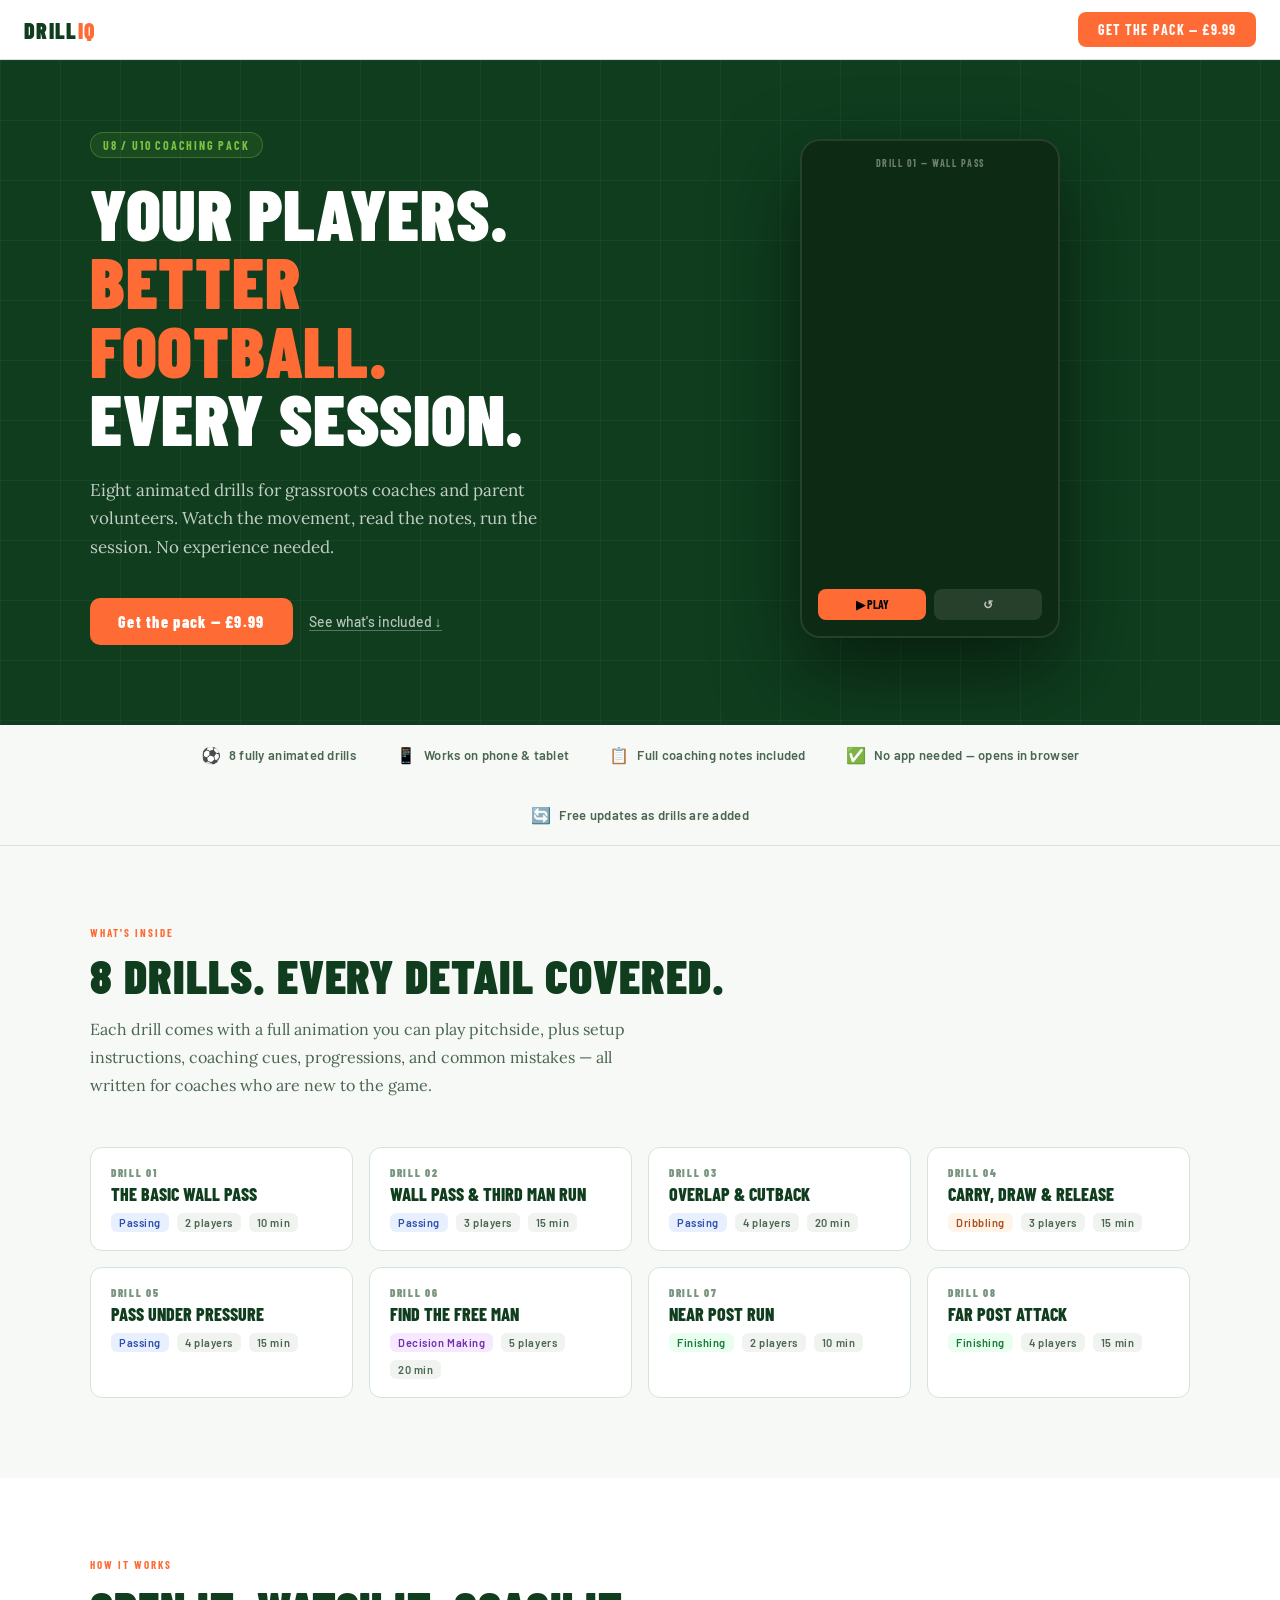
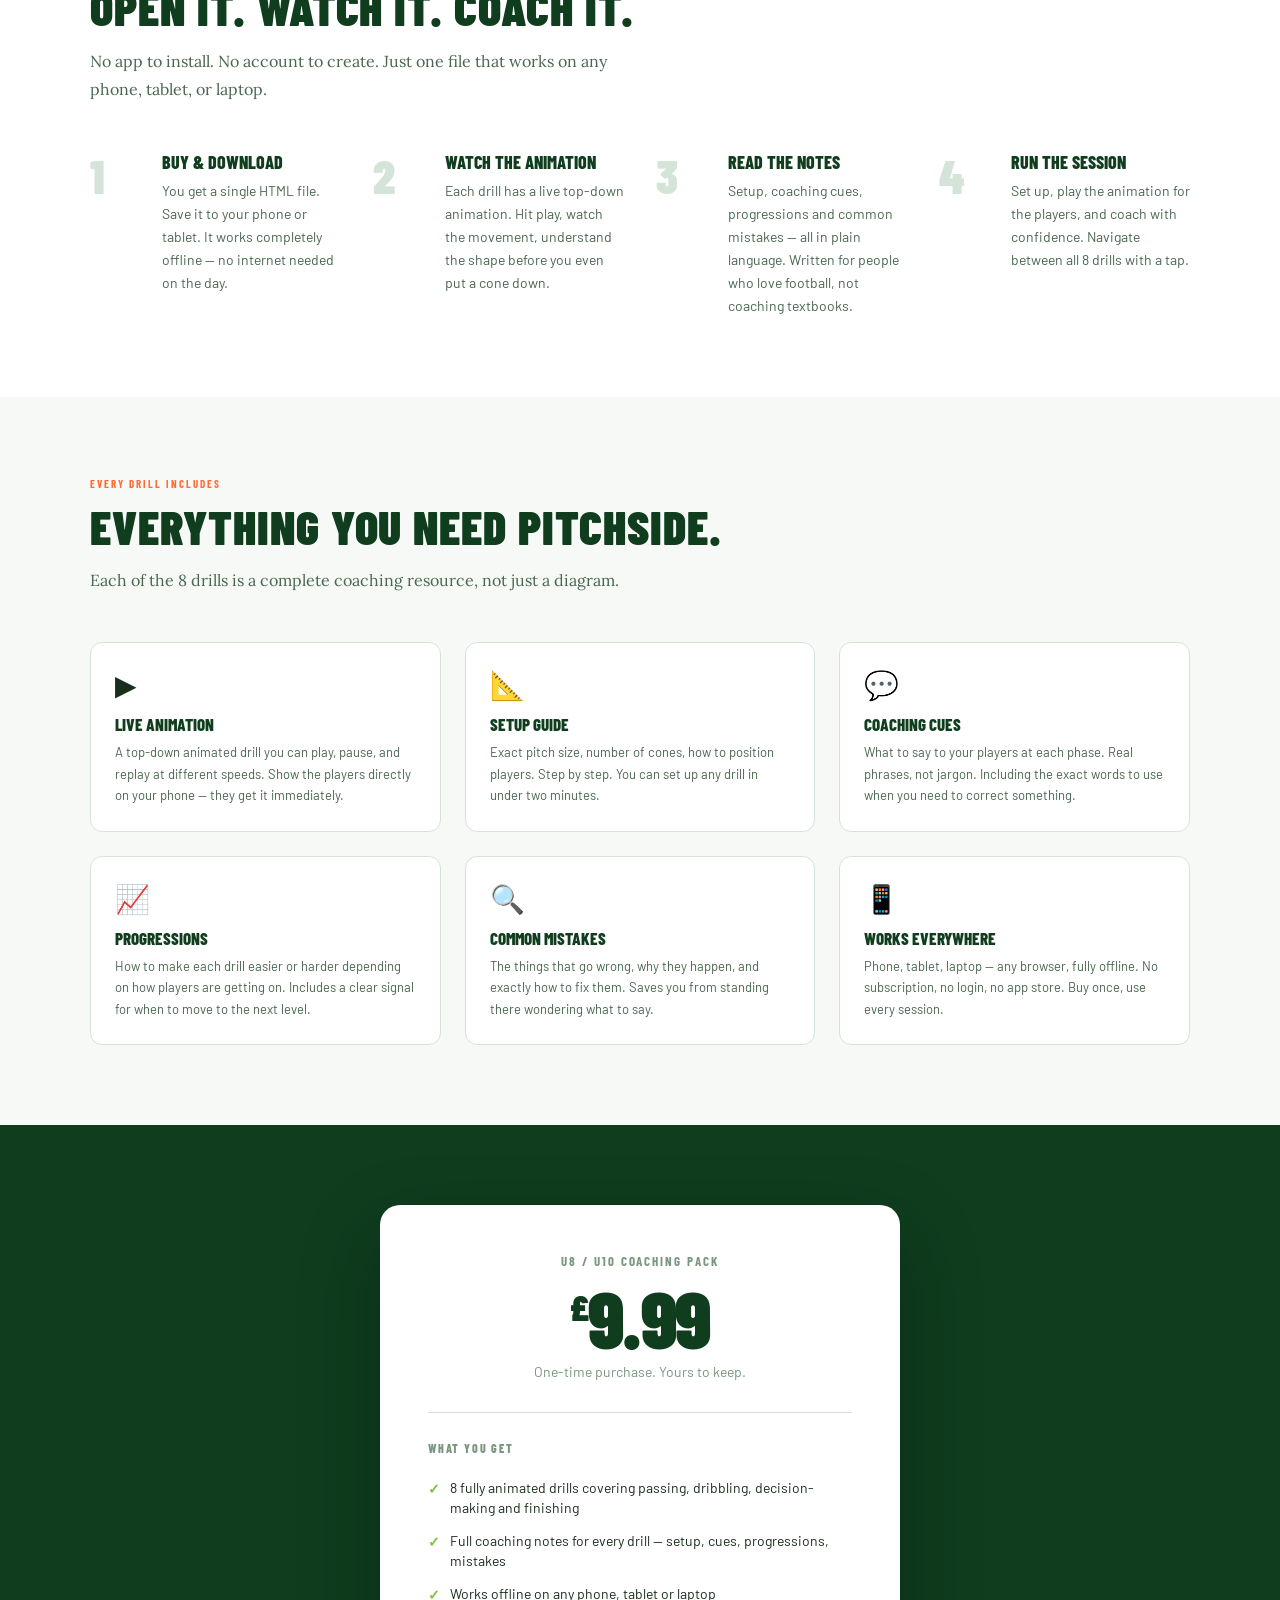
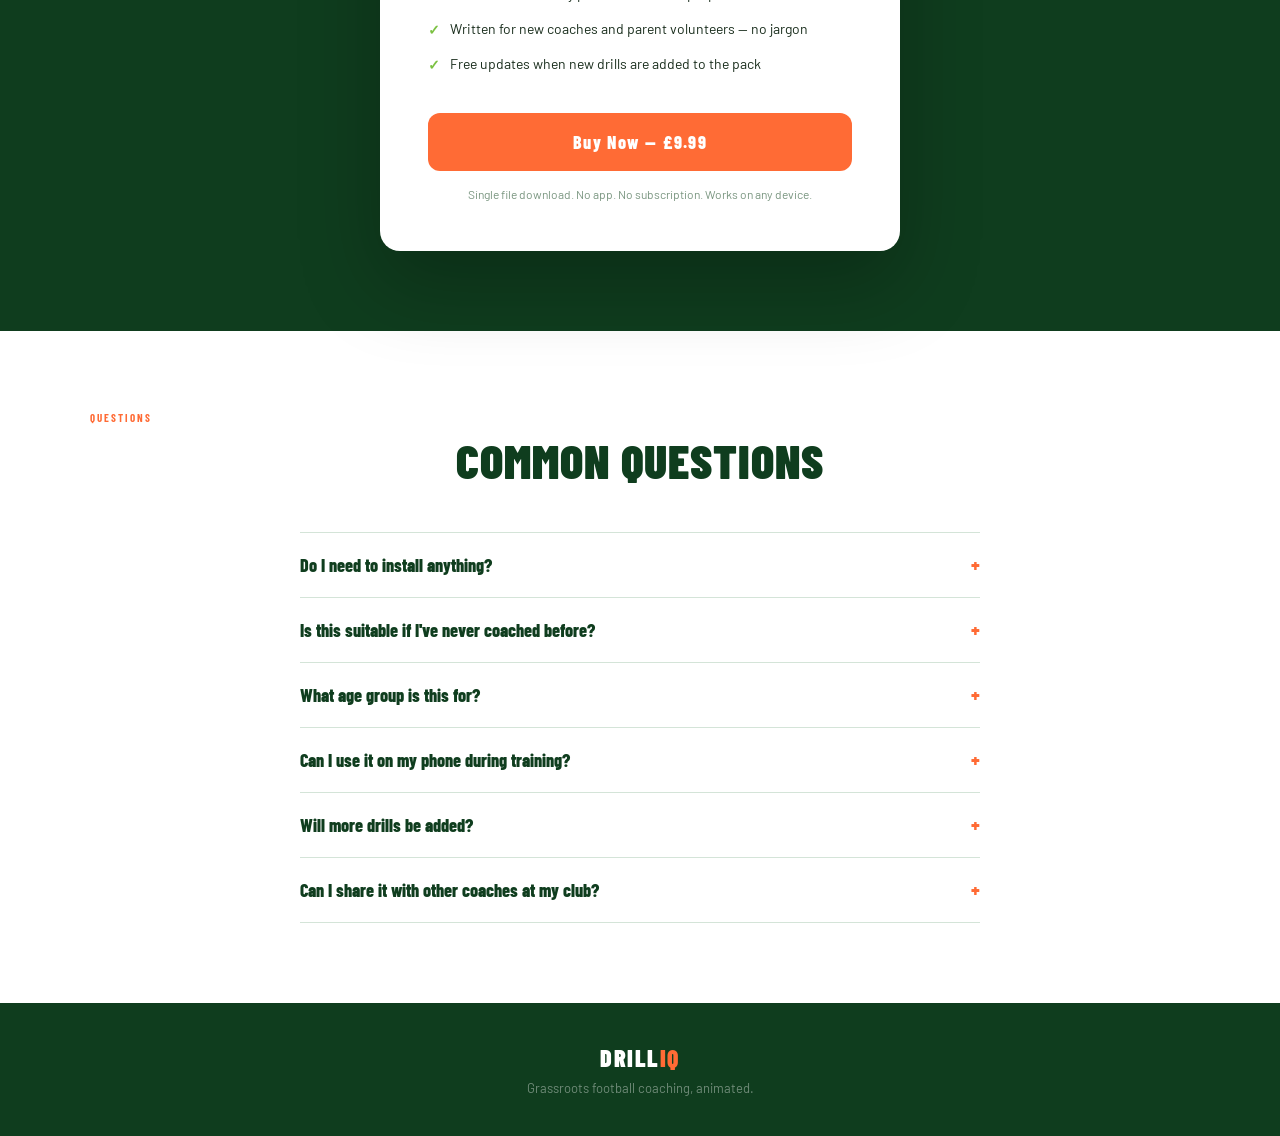
<file: index.html>
<!DOCTYPE html>
<html lang="en">
<head>
<meta charset="UTF-8">
<meta name="viewport" content="width=device-width,initial-scale=1">
<title>DrillIQ — U8/U10 Coaching Pack</title>
<link href="https://fonts.googleapis.com/css2?family=Barlow+Condensed:wght@600;700;800;900&family=Barlow:wght@400;500;600&family=Lora:ital,wght@0,400;0,600;1,400&display=swap" rel="stylesheet">
<style>
*{box-sizing:border-box;margin:0;padding:0;}
:root{
  --green:#0f3d1e;
  --green-mid:#1a5c2e;
  --green-light:#e8f4eb;
  --orange:#FF6B35;
  --orange-dark:#e05520;
  --lime:#7bc142;
  --white:#ffffff;
  --off-white:#f7f9f7;
  --grey:#f0f3f0;
  --text:#1a2e1d;
  --text-mid:#4a6650;
  --text-light:#7a9680;
  --border:#d4e4d8;
}

html{scroll-behavior:smooth;}
body{font-family:"Barlow",sans-serif;color:var(--text);background:var(--white);overflow-x:hidden;}

/* ── NAV ── */
nav{
  position:sticky;top:0;z-index:200;
  background:rgba(255,255,255,0.96);
  backdrop-filter:blur(8px);
  border-bottom:1px solid var(--border);
  padding:0 24px;
  display:flex;align-items:center;justify-content:space-between;
  height:60px;
}
.nav-logo{font-family:"Barlow Condensed",sans-serif;font-weight:900;font-size:22px;letter-spacing:.06em;color:var(--green);}
.nav-logo span{color:var(--orange);}
.nav-cta{
  background:var(--orange);color:var(--white);
  font-family:"Barlow Condensed",sans-serif;font-weight:700;
  font-size:14px;letter-spacing:.08em;
  padding:9px 20px;border-radius:8px;border:none;cursor:pointer;
  text-decoration:none;transition:background .15s;
}
.nav-cta:hover{background:var(--orange-dark);}

/* ── HERO ── */
.hero{
  background:var(--green);
  position:relative;overflow:hidden;
  padding:72px 24px 80px;
}
/* Subtle pitch lines */
.hero::before{
  content:"";position:absolute;inset:0;
  background-image:
    linear-gradient(rgba(255,255,255,.04) 1px,transparent 1px),
    linear-gradient(90deg,rgba(255,255,255,.04) 1px,transparent 1px);
  background-size:60px 60px;
  pointer-events:none;
}
.hero-inner{
  max-width:1100px;margin:0 auto;
  display:grid;grid-template-columns:1fr 1fr;
  gap:60px;align-items:center;
}
@media(max-width:760px){
  .hero-inner{grid-template-columns:1fr;gap:48px;}
  .hero-right{order:-1;}
}
.hero-tag{
  display:inline-block;
  font-family:"Barlow Condensed",sans-serif;font-weight:700;
  font-size:12px;letter-spacing:.15em;text-transform:uppercase;
  color:var(--lime);border:1px solid rgba(123,193,66,.35);
  background:rgba(123,193,66,.1);
  padding:5px 12px;border-radius:20px;margin-bottom:20px;
}
.hero h1{
  font-family:"Barlow Condensed",sans-serif;font-weight:900;
  font-size:clamp(42px,6vw,72px);line-height:.95;
  letter-spacing:.01em;text-transform:uppercase;
  color:var(--white);margin-bottom:24px;
}
.hero h1 em{color:var(--orange);font-style:normal;}
.hero-body{
  font-family:"Lora",serif;font-size:17px;line-height:1.7;
  color:rgba(255,255,255,.75);margin-bottom:36px;
  max-width:480px;
}
.hero-actions{display:flex;align-items:center;gap:16px;flex-wrap:wrap;}
.btn-primary{
  background:var(--orange);color:var(--white);
  font-family:"Barlow Condensed",sans-serif;font-weight:800;
  font-size:16px;letter-spacing:.08em;
  padding:14px 28px;border-radius:10px;border:none;
  cursor:pointer;text-decoration:none;transition:background .15s;
  display:inline-block;
}
.btn-primary:hover{background:var(--orange-dark);}
.btn-secondary{
  color:rgba(255,255,255,.7);
  font-size:14px;font-weight:500;
  text-decoration:none;border-bottom:1px solid rgba(255,255,255,.3);
  transition:color .15s;
}
.btn-secondary:hover{color:var(--white);}

/* Hero animation card */
.hero-right{display:flex;justify-content:center;}
.anim-phone{
  background:#0d2a14;
  border:2px solid rgba(255,255,255,.1);
  border-radius:20px;
  padding:16px;
  box-shadow:0 32px 80px rgba(0,0,0,.5);
  width:100%;max-width:260px;
  position:relative;
}
.anim-phone-label{
  font-family:"Barlow Condensed",sans-serif;font-weight:700;
  font-size:10px;letter-spacing:.15em;color:rgba(255,255,255,.4);
  text-align:center;margin-bottom:10px;
}
.anim-phone svg{width:100%;height:auto;display:block;}
.anim-phone-controls{
  display:flex;gap:8px;margin-top:12px;
}
.phone-btn{
  flex:1;font-family:"Barlow Condensed",sans-serif;font-weight:700;
  font-size:12px;padding:8px;border-radius:8px;border:none;cursor:pointer;
  transition:all .15s;
}
.phone-play{background:var(--orange);color:#000;}
.phone-play:hover{background:#ff8555;}
.phone-reset{background:rgba(255,255,255,.1);color:rgba(255,255,255,.7);}

/* ── TRUST BAR ── */
.trust-bar{
  background:var(--off-white);border-bottom:1px solid var(--border);
  padding:20px 24px;
}
.trust-inner{
  max-width:1100px;margin:0 auto;
  display:flex;align-items:center;justify-content:center;
  gap:40px;flex-wrap:wrap;
}
.trust-item{
  display:flex;align-items:center;gap:8px;
  font-size:13px;font-weight:600;color:var(--text-mid);
  letter-spacing:.02em;
}
.trust-icon{font-size:16px;}

/* ── SECTIONS ── */
section{padding:80px 24px;}
.section-inner{max-width:1100px;margin:0 auto;}
.section-tag{
  font-family:"Barlow Condensed",sans-serif;font-weight:700;
  font-size:11px;letter-spacing:.18em;text-transform:uppercase;
  color:var(--orange);display:block;margin-bottom:12px;
}
.section-title{
  font-family:"Barlow Condensed",sans-serif;font-weight:900;
  font-size:clamp(32px,4vw,48px);line-height:1;
  letter-spacing:.02em;text-transform:uppercase;
  color:var(--green);margin-bottom:16px;
}
.section-body{
  font-family:"Lora",serif;font-size:16px;line-height:1.75;
  color:var(--text-mid);max-width:560px;margin-bottom:48px;
}

/* ── WHAT'S INSIDE ── */
.inside-bg{background:var(--off-white);}
.drill-grid{
  display:grid;grid-template-columns:repeat(auto-fill,minmax(220px,1fr));
  gap:16px;
}
.drill-card{
  background:var(--white);border:1px solid var(--border);
  border-radius:12px;padding:18px 20px;
  transition:border-color .2s,box-shadow .2s;
  position:relative;overflow:hidden;
}
.drill-card::before{
  content:"";position:absolute;top:0;left:0;right:0;
  height:3px;background:var(--orange);
  transform:scaleX(0);transform-origin:left;
  transition:transform .2s;
}
.drill-card:hover{border-color:rgba(255,107,53,.3);box-shadow:0 4px 20px rgba(255,107,53,.08);}
.drill-card:hover::before{transform:scaleX(1);}
.drill-card-num{
  font-family:"Barlow Condensed",sans-serif;font-weight:900;
  font-size:11px;letter-spacing:.15em;color:var(--text-light);
  margin-bottom:6px;
}
.drill-card-title{
  font-family:"Barlow Condensed",sans-serif;font-weight:800;
  font-size:18px;line-height:1.1;color:var(--green);
  text-transform:uppercase;margin-bottom:8px;
}
.drill-card-meta{
  display:flex;gap:8px;flex-wrap:wrap;
}
.drill-tag{
  font-size:11px;font-weight:600;letter-spacing:.05em;
  padding:3px 8px;border-radius:6px;
  background:var(--grey);color:var(--text-mid);
}
.drill-tag.cat-passing{background:#e8f0ff;color:#3050aa;}
.drill-tag.cat-dribbling{background:#fff4e8;color:#aa5020;}
.drill-tag.cat-finishing{background:#e8fff0;color:#1a7a3a;}
.drill-tag.cat-decision{background:#f5e8ff;color:#7030aa;}

/* ── HOW IT WORKS ── */
.steps{display:grid;grid-template-columns:repeat(auto-fill,minmax(240px,1fr));gap:32px;}
.step{display:flex;gap:20px;align-items:flex-start;}
.step-num{
  font-family:"Barlow Condensed",sans-serif;font-weight:900;
  font-size:48px;line-height:1;color:var(--border);flex-shrink:0;
  width:52px;
}
.step-content{}
.step-title{
  font-family:"Barlow Condensed",sans-serif;font-weight:800;
  font-size:18px;text-transform:uppercase;color:var(--green);
  margin-bottom:6px;
}
.step-desc{font-size:14px;line-height:1.65;color:var(--text-mid);}

/* ── WHAT YOU GET ── */
.features{display:grid;grid-template-columns:repeat(auto-fill,minmax(260px,1fr));gap:24px;}
.feature{
  background:var(--white);border:1px solid var(--border);
  border-radius:12px;padding:24px;
}
.feature-icon{font-size:28px;margin-bottom:12px;display:block;}
.feature-title{
  font-family:"Barlow Condensed",sans-serif;font-weight:800;
  font-size:17px;text-transform:uppercase;color:var(--green);margin-bottom:8px;
}
.feature-desc{font-size:13px;line-height:1.65;color:var(--text-mid);}

/* ── PRICING ── */
.pricing-bg{background:var(--green);}
.pricing-card{
  background:var(--white);border-radius:20px;
  padding:48px;max-width:520px;margin:0 auto;
  box-shadow:0 32px 80px rgba(0,0,0,.25);
  text-align:center;
}
.price-tag{
  font-family:"Barlow Condensed",sans-serif;font-weight:700;
  font-size:13px;letter-spacing:.15em;color:var(--text-light);
  text-transform:uppercase;margin-bottom:8px;display:block;
}
.price{
  font-family:"Barlow Condensed",sans-serif;font-weight:900;
  font-size:80px;line-height:1;color:var(--green);
  letter-spacing:-.02em;
}
.price sup{font-size:36px;vertical-align:super;}
.price-note{font-size:14px;color:var(--text-light);margin-top:6px;margin-bottom:32px;}
.price-includes{
  text-align:left;border-top:1px solid var(--border);
  padding-top:28px;margin-bottom:32px;
}
.price-includes-title{
  font-family:"Barlow Condensed",sans-serif;font-weight:800;
  font-size:12px;letter-spacing:.15em;text-transform:uppercase;
  color:var(--text-light);margin-bottom:16px;
}
.price-item{
  display:flex;align-items:flex-start;gap:10px;
  padding:7px 0;font-size:14px;color:var(--text);line-height:1.4;
}
.price-item-check{
  color:var(--lime);font-weight:700;flex-shrink:0;margin-top:1px;
}
.btn-buy{
  width:100%;background:var(--orange);color:var(--white);
  font-family:"Barlow Condensed",sans-serif;font-weight:800;
  font-size:18px;letter-spacing:.08em;
  padding:18px;border-radius:12px;border:none;cursor:pointer;
  text-decoration:none;display:block;transition:background .15s;
  margin-bottom:14px;
}
.btn-buy:hover{background:var(--orange-dark);}
.price-guarantee{font-size:12px;color:var(--text-light);line-height:1.5;}

/* ── FAQ ── */
.faq-list{max-width:680px;margin:0 auto;}
.faq-item{border-bottom:1px solid var(--border);padding:20px 0;}
.faq-item:first-child{border-top:1px solid var(--border);}
.faq-q{
  font-family:"Barlow Condensed",sans-serif;font-weight:800;
  font-size:18px;color:var(--green);cursor:pointer;
  display:flex;justify-content:space-between;align-items:center;
  gap:16px;
}
.faq-icon{color:var(--orange);font-size:20px;flex-shrink:0;transition:transform .2s;}
.faq-item.open .faq-icon{transform:rotate(45deg);}
.faq-a{
  font-family:"Lora",serif;font-size:15px;line-height:1.7;
  color:var(--text-mid);padding-top:12px;
  display:none;
}
.faq-item.open .faq-a{display:block;}

/* ── FOOTER ── */
footer{
  background:var(--green);
  padding:40px 24px;text-align:center;
}
.footer-logo{
  font-family:"Barlow Condensed",sans-serif;font-weight:900;
  font-size:24px;letter-spacing:.06em;color:var(--white);margin-bottom:8px;
}
.footer-logo span{color:var(--orange);}
.footer-sub{font-size:13px;color:rgba(255,255,255,.4);}

/* Animations */
@keyframes fadeUp{from{opacity:0;transform:translateY(20px);}to{opacity:1;transform:translateY(0);}}
.fade-up{opacity:0;animation:fadeUp .6s ease forwards;}
.fade-up-1{animation-delay:.1s;}
.fade-up-2{animation-delay:.25s;}
.fade-up-3{animation-delay:.4s;}
.fade-up-4{animation-delay:.55s;}
</style>
</head>
<body>

<!-- NAV -->
<nav>
  <div class="nav-logo">DRILL<span>IQ</span></div>
  <a href="#pricing" class="nav-cta">GET THE PACK — £9.99</a>
</nav>

<!-- HERO -->
<section class="hero">
  <div class="hero-inner">
    <div class="hero-left">
      <span class="hero-tag fade-up fade-up-1">U8 / U10 Coaching Pack</span>
      <h1 class="fade-up fade-up-2">Your players.<br><em>Better football.</em><br>Every session.</h1>
      <p class="hero-body fade-up fade-up-3">Eight animated drills for grassroots coaches and parent volunteers. Watch the movement, read the notes, run the session. No experience needed.</p>
      <div class="hero-actions fade-up fade-up-4">
        <a href="#pricing" class="btn-primary">Get the pack — £9.99</a>
        <a href="#whats-inside" class="btn-secondary">See what's included ↓</a>
      </div>
    </div>
    <div class="hero-right fade-up fade-up-3">
      <div class="anim-phone">
        <div class="anim-phone-label">DRILL 01 — WALL PASS</div>
        <svg id="heroSVG" width="405" height="720" viewBox="0 0 405 720"></svg>
        <div class="anim-phone-controls">
          <button class="phone-btn phone-play" id="heroPlay">▶ PLAY</button>
          <button class="phone-btn phone-reset" id="heroReset">↺</button>
        </div>
      </div>
    </div>
  </div>
</section>

<!-- TRUST BAR -->
<div class="trust-bar">
  <div class="trust-inner">
    <div class="trust-item"><span class="trust-icon">⚽</span> 8 fully animated drills</div>
    <div class="trust-item"><span class="trust-icon">📱</span> Works on phone & tablet</div>
    <div class="trust-item"><span class="trust-icon">📋</span> Full coaching notes included</div>
    <div class="trust-item"><span class="trust-icon">✅</span> No app needed — opens in browser</div>
    <div class="trust-item"><span class="trust-icon">🔄</span> Free updates as drills are added</div>
  </div>
</div>

<!-- WHAT'S INSIDE -->
<section class="inside-bg" id="whats-inside">
  <div class="section-inner">
    <span class="section-tag">What's inside</span>
    <h2 class="section-title">8 drills. Every detail covered.</h2>
    <p class="section-body">Each drill comes with a full animation you can play pitchside, plus setup instructions, coaching cues, progressions, and common mistakes — all written for coaches who are new to the game.</p>
    <div class="drill-grid">
      <div class="drill-card">
        <div class="drill-card-num">DRILL 01</div>
        <div class="drill-card-title">The Basic Wall Pass</div>
        <div class="drill-card-meta"><span class="drill-tag cat-passing">Passing</span><span class="drill-tag">2 players</span><span class="drill-tag">10 min</span></div>
      </div>
      <div class="drill-card">
        <div class="drill-card-num">DRILL 02</div>
        <div class="drill-card-title">Wall Pass & Third Man Run</div>
        <div class="drill-card-meta"><span class="drill-tag cat-passing">Passing</span><span class="drill-tag">3 players</span><span class="drill-tag">15 min</span></div>
      </div>
      <div class="drill-card">
        <div class="drill-card-num">DRILL 03</div>
        <div class="drill-card-title">Overlap & Cutback</div>
        <div class="drill-card-meta"><span class="drill-tag cat-passing">Passing</span><span class="drill-tag">4 players</span><span class="drill-tag">20 min</span></div>
      </div>
      <div class="drill-card">
        <div class="drill-card-num">DRILL 04</div>
        <div class="drill-card-title">Carry, Draw & Release</div>
        <div class="drill-card-meta"><span class="drill-tag cat-dribbling">Dribbling</span><span class="drill-tag">3 players</span><span class="drill-tag">15 min</span></div>
      </div>
      <div class="drill-card">
        <div class="drill-card-num">DRILL 05</div>
        <div class="drill-card-title">Pass Under Pressure</div>
        <div class="drill-card-meta"><span class="drill-tag cat-passing">Passing</span><span class="drill-tag">4 players</span><span class="drill-tag">15 min</span></div>
      </div>
      <div class="drill-card">
        <div class="drill-card-num">DRILL 06</div>
        <div class="drill-card-title">Find the Free Man</div>
        <div class="drill-card-meta"><span class="drill-tag cat-decision">Decision Making</span><span class="drill-tag">5 players</span><span class="drill-tag">20 min</span></div>
      </div>
      <div class="drill-card">
        <div class="drill-card-num">DRILL 07</div>
        <div class="drill-card-title">Near Post Run</div>
        <div class="drill-card-meta"><span class="drill-tag cat-finishing">Finishing</span><span class="drill-tag">2 players</span><span class="drill-tag">10 min</span></div>
      </div>
      <div class="drill-card">
        <div class="drill-card-num">DRILL 08</div>
        <div class="drill-card-title">Far Post Attack</div>
        <div class="drill-card-meta"><span class="drill-tag cat-finishing">Finishing</span><span class="drill-tag">4 players</span><span class="drill-tag">15 min</span></div>
      </div>
    </div>
  </div>
</section>

<!-- HOW IT WORKS -->
<section>
  <div class="section-inner">
    <span class="section-tag">How it works</span>
    <h2 class="section-title">Open it. Watch it. Coach it.</h2>
    <p class="section-body">No app to install. No account to create. Just one file that works on any phone, tablet, or laptop.</p>
    <div class="steps">
      <div class="step">
        <div class="step-num">1</div>
        <div class="step-content">
          <div class="step-title">Buy & download</div>
          <div class="step-desc">You get a single HTML file. Save it to your phone or tablet. It works completely offline — no internet needed on the day.</div>
        </div>
      </div>
      <div class="step">
        <div class="step-num">2</div>
        <div class="step-content">
          <div class="step-title">Watch the animation</div>
          <div class="step-desc">Each drill has a live top-down animation. Hit play, watch the movement, understand the shape before you even put a cone down.</div>
        </div>
      </div>
      <div class="step">
        <div class="step-num">3</div>
        <div class="step-content">
          <div class="step-title">Read the notes</div>
          <div class="step-desc">Setup, coaching cues, progressions and common mistakes — all in plain language. Written for people who love football, not coaching textbooks.</div>
        </div>
      </div>
      <div class="step">
        <div class="step-num">4</div>
        <div class="step-content">
          <div class="step-title">Run the session</div>
          <div class="step-desc">Set up, play the animation for the players, and coach with confidence. Navigate between all 8 drills with a tap.</div>
        </div>
      </div>
    </div>
  </div>
</section>

<!-- WHAT YOU GET -->
<section class="inside-bg">
  <div class="section-inner">
    <span class="section-tag">Every drill includes</span>
    <h2 class="section-title">Everything you need pitchside.</h2>
    <p class="section-body">Each of the 8 drills is a complete coaching resource, not just a diagram.</p>
    <div class="features">
      <div class="feature">
        <span class="feature-icon">▶</span>
        <div class="feature-title">Live animation</div>
        <div class="feature-desc">A top-down animated drill you can play, pause, and replay at different speeds. Show the players directly on your phone — they get it immediately.</div>
      </div>
      <div class="feature">
        <span class="feature-icon">📐</span>
        <div class="feature-title">Setup guide</div>
        <div class="feature-desc">Exact pitch size, number of cones, how to position players. Step by step. You can set up any drill in under two minutes.</div>
      </div>
      <div class="feature">
        <span class="feature-icon">💬</span>
        <div class="feature-title">Coaching cues</div>
        <div class="feature-desc">What to say to your players at each phase. Real phrases, not jargon. Including the exact words to use when you need to correct something.</div>
      </div>
      <div class="feature">
        <span class="feature-icon">📈</span>
        <div class="feature-title">Progressions</div>
        <div class="feature-desc">How to make each drill easier or harder depending on how players are getting on. Includes a clear signal for when to move to the next level.</div>
      </div>
      <div class="feature">
        <span class="feature-icon">🔍</span>
        <div class="feature-title">Common mistakes</div>
        <div class="feature-desc">The things that go wrong, why they happen, and exactly how to fix them. Saves you from standing there wondering what to say.</div>
      </div>
      <div class="feature">
        <span class="feature-icon">📱</span>
        <div class="feature-title">Works everywhere</div>
        <div class="feature-desc">Phone, tablet, laptop — any browser, fully offline. No subscription, no login, no app store. Buy once, use every session.</div>
      </div>
    </div>
  </div>
</section>

<!-- PRICING -->
<section class="pricing-bg" id="pricing">
  <div class="section-inner">
    <div class="pricing-card">
      <span class="price-tag">U8 / U10 Coaching Pack</span>
      <div class="price"><sup>£</sup>9.99</div>
      <div class="price-note">One-time purchase. Yours to keep.</div>
      <div class="price-includes">
        <div class="price-includes-title">What you get</div>
        <div class="price-item"><span class="price-item-check">✓</span>8 fully animated drills covering passing, dribbling, decision-making and finishing</div>
        <div class="price-item"><span class="price-item-check">✓</span>Full coaching notes for every drill — setup, cues, progressions, mistakes</div>
        <div class="price-item"><span class="price-item-check">✓</span>Works offline on any phone, tablet or laptop</div>
        <div class="price-item"><span class="price-item-check">✓</span>Written for new coaches and parent volunteers — no jargon</div>
        <div class="price-item"><span class="price-item-check">✓</span>Free updates when new drills are added to the pack</div>
      </div>
      <a href="#" class="btn-buy">Buy Now — £9.99</a>
      <p class="price-guarantee">Single file download. No app. No subscription. Works on any device.</p>
    </div>
  </div>
</section>

<!-- FAQ -->
<section>
  <div class="section-inner">
    <span class="section-tag">Questions</span>
    <h2 class="section-title" style="text-align:center;margin-bottom:48px;">Common questions</h2>
    <div class="faq-list">
      <div class="faq-item">
        <div class="faq-q">Do I need to install anything? <span class="faq-icon">+</span></div>
        <div class="faq-a">No. You get a single HTML file. Open it in any browser on your phone, tablet or laptop. It works completely offline — no internet needed on match day or at training.</div>
      </div>
      <div class="faq-item">
        <div class="faq-q">Is this suitable if I've never coached before? <span class="faq-icon">+</span></div>
        <div class="faq-a">Yes — that's exactly who it's written for. All the coaching notes use plain everyday language. No qualifications needed, no jargon. If you know roughly what a wall pass is, you have enough background to use this pack confidently.</div>
      </div>
      <div class="faq-item">
        <div class="faq-q">What age group is this for? <span class="faq-icon">+</span></div>
        <div class="faq-a">The drills and coaching notes are written for U8 and U10 players — roughly ages 7 to 10. The movements are simple enough for beginners but still useful as players develop. More age group packs are planned.</div>
      </div>
      <div class="faq-item">
        <div class="faq-q">Can I use it on my phone during training? <span class="faq-icon">+</span></div>
        <div class="faq-a">That's exactly how it's designed to be used. The layout is mobile-first — large text, big tap targets, easy to navigate with one hand. Save the file to your home screen and it opens like an app.</div>
      </div>
      <div class="faq-item">
        <div class="faq-q">Will more drills be added? <span class="faq-icon">+</span></div>
        <div class="faq-a">Yes. The U8/U10 pack is being built toward 20 drills. Everyone who buys now gets all future drills added to their pack at no extra cost.</div>
      </div>
      <div class="faq-item">
        <div class="faq-q">Can I share it with other coaches at my club? <span class="faq-icon">+</span></div>
        <div class="faq-a">The pack is licensed for personal use. If your club wants to use it across multiple coaches, get in touch about a club licence.</div>
      </div>
    </div>
  </div>
</section>

<!-- FOOTER -->
<footer>
  <div class="footer-logo">DRILL<span>IQ</span></div>
  <p class="footer-sub">Grassroots football coaching, animated.</p>
</footer>

<script>
// ─── DrillIQ Animation Engine ───────────────────────────────────────────────
// Shared by all drill pages. Do not edit unless changing core behaviour.

const W=405,H=720,PITCH_X=20,PITCH_Y=210,PITCH_W=365,PITCH_H=280,PLAYER_R=13;

function lerp(a,b,t){return a+(b-a)*t;}
function easeInOut(t){return t<0.5?2*t*t:-1+(4-2*t)*t;}
function toCanvas(pt){return{x:PITCH_X+pt.x,y:PITCH_Y+pt.y};}

function buildSegMeta(segments){
  let total=0;
  return segments.map(seg=>{
    const start=total,moveEnd=start+seg.moveDuration,end=moveEnd+seg.pauseDuration;
    total=end;
    return{...seg,start,moveEnd,end};
  });
}

function interpState(sA,sB,localT){
  const et=easeInOut(Math.max(0,Math.min(1,localT)));
  let arrowOpacity,arrows;
  if(localT<0.38){arrowOpacity=1;arrows=sA.arrows;}
  else if(localT<0.52){arrowOpacity=Math.max(0,1-(localT-0.38)/0.14);arrows=sA.arrows;}
  else{arrows=sB.arrows;arrowOpacity=Math.min(1,(localT-0.52)/0.2);}
  return{
    label:localT<0.5?sA.label:sB.label,
    players:sA.players.map((p,i)=>({x:lerp(p.x,sB.players[i].x,et),y:lerp(p.y,sB.players[i].y,et)})),
    ball:{x:lerp(sA.ball.x,sB.ball.x,et),y:lerp(sA.ball.y,sB.ball.y,et)},
    arrows,arrowOpacity,isPause:false
  };
}

function getAnimState(elapsedMs,states,segMeta,totalDuration){
  const t=elapsedMs%totalDuration;
  for(const seg of segMeta){
    if(t>=seg.start&&t<seg.end){
      const sA=states[seg.from],sB=states[seg.to];
      if(t<seg.moveEnd)return interpState(sA,sB,(t-seg.start)/seg.moveDuration);
      return{...sB,arrowOpacity:1,isPause:true};
    }
  }
  return{...states[Object.keys(states)[0]],arrowOpacity:1,isPause:false};
}

function resolvePoint(ref,players){
  return typeof ref==="number"?toCanvas(players[ref]):toCanvas(ref);
}

function svgEl(tag,attrs,text){
  const el=document.createElementNS("http://www.w3.org/2000/svg",tag);
  for(const[k,v]of Object.entries(attrs))el.setAttribute(k,v);
  if(text!==undefined)el.textContent=text;
  return el;
}

function drawArrow(parent,arrow,players,opacity){
  const rF=resolvePoint(arrow.from,players),rT=resolvePoint(arrow.to,players);
  const dx=rT.x-rF.x,dy=rT.y-rF.y,dist=Math.sqrt(dx*dx+dy*dy)||1;
  const ux=dx/dist,uy=dy/dist;
  const s=typeof arrow.from==="number"?PLAYER_R+1:0;
  const e=typeof arrow.to==="number"?PLAYER_R+1:0;
  const x1=rF.x+ux*s,y1=rF.y+uy*s,x2=rT.x-ux*e,y2=rT.y-uy*e;
  const hs=9,ex=x2-ux*hs,ey=y2-uy*hs,px=-uy*hs*0.5,py=ux*hs*0.5;
  const g=document.createElementNS("http://www.w3.org/2000/svg","g");
  g.setAttribute("opacity",opacity);
  const line=document.createElementNS("http://www.w3.org/2000/svg","line");
  line.setAttribute("x1",x1);line.setAttribute("y1",y1);line.setAttribute("x2",ex);line.setAttribute("y2",ey);
  line.setAttribute("stroke",arrow.color);line.setAttribute("stroke-width",arrow.dashed?"1.6":"2.5");
  if(arrow.dashed)line.setAttribute("stroke-dasharray","6 4");
  line.setAttribute("stroke-linecap","round");
  g.appendChild(line);
  if(!arrow.dashed){
    const poly=document.createElementNS("http://www.w3.org/2000/svg","polygon");
    poly.setAttribute("points",`${x2},${y2} ${ex+px},${ey+py} ${ex-px},${ey-py}`);
    poly.setAttribute("fill",arrow.color);g.appendChild(poly);
  } else {
    const c=document.createElementNS("http://www.w3.org/2000/svg","circle");
    c.setAttribute("cx",x2);c.setAttribute("cy",y2);c.setAttribute("r",3);c.setAttribute("fill",arrow.color);g.appendChild(c);
  }
  parent.appendChild(g);
}

function drawBall(parent,x,y,spinAngle){
  const r=9;
  parent.appendChild(svgEl("ellipse",{cx:x+2,cy:y+r+1,rx:r*0.75,ry:2.5,fill:"rgba(0,0,0,0.35)"}));
  parent.appendChild(svgEl("circle",{cx:x,cy:y,r,fill:"#f0f0f0"}));
  const rot=document.createElementNS("http://www.w3.org/2000/svg","g");
  rot.setAttribute("transform",`rotate(${spinAngle},${x},${y})`);
  rot.appendChild(svgEl("circle",{cx:x,cy:y,r:3,fill:"#111"}));
  [0,72,144,216,288].forEach(deg=>{
    const rad=deg*Math.PI/180,px2=x+Math.cos(rad)*5.5,py2=y+Math.sin(rad)*5.5;
    const el=svgEl("ellipse",{cx:px2,cy:py2,rx:2.2,ry:1.5,fill:"#111"});
    el.setAttribute("transform",`rotate(${deg},${px2},${py2})`);rot.appendChild(el);
  });
  parent.appendChild(rot);
  parent.appendChild(svgEl("circle",{cx:x,cy:y,r,fill:"none",stroke:"#222","stroke-width":"0.8"}));
  parent.appendChild(svgEl("circle",{cx:x-3,cy:y-3,r:2.2,fill:"rgba(255,255,255,0.55)"}));
}

function drawPlayer(parent,cx,cy,color,label){
  parent.appendChild(svgEl("circle",{cx:cx+1.5,cy:cy+2.5,r:PLAYER_R,fill:"rgba(0,0,0,0.5)"}));
  parent.appendChild(svgEl("circle",{cx,cy,r:PLAYER_R,fill:color}));
  parent.appendChild(svgEl("circle",{cx,cy,r:PLAYER_R,fill:"none",stroke:"rgba(255,255,255,0.25)","stroke-width":"1.5"}));
  const t=svgEl("text",{x:cx,y:cy+5,"text-anchor":"middle",fill:"#000","font-size":"12","font-weight":"900","font-family":"'Barlow Condensed',sans-serif"},label);
  parent.appendChild(t);
}

// ─── Build the static (non-animating) parts of the SVG frame ────────────────
function buildStaticSVG(svg, config){
  const{drillNum,drillCat,title1,title2,meta,seriesLabel,players,phaseDots,startPositions,coneGate}=config;
  const ns="http://www.w3.org/2000/svg";

  // defs
  const defs=document.createElementNS(ns,"defs");
  defs.innerHTML=`
    <radialGradient id="bgGrad" cx="50%" cy="30%" r="70%">
      <stop offset="0%" stop-color="#0d1530"/>
      <stop offset="100%" stop-color="#080c18"/>
    </radialGradient>
    <filter id="playerGlow">
      <feGaussianBlur stdDeviation="2.5" result="blur"/>
      <feMerge><feMergeNode in="blur"/><feMergeNode in="SourceGraphic"/></feMerge>
    </filter>
    <clipPath id="pitchClip">
      <rect x="${PITCH_X}" y="${PITCH_Y}" width="${PITCH_W}" height="${PITCH_H}"/>
    </clipPath>`;
  svg.appendChild(defs);

  // background
  svg.appendChild(svgEl("rect",{width:W,height:H,fill:"url(#bgGrad)"}));
  for(let i=0;i<8;i++) svg.appendChild(svgEl("line",{x1:0,y1:i*90,x2:W,y2:i*90,stroke:"rgba(180,255,80,0.03)","stroke-width":1}));

  // series badge
  svg.appendChild(svgEl("rect",{x:22,y:8,width:62,height:16,rx:3,fill:"rgba(180,255,80,0.08)",stroke:"rgba(180,255,80,0.2)","stroke-width":1}));
  svg.appendChild(svgEl("text",{x:53,y:20,"text-anchor":"middle",fill:"rgba(180,255,80,0.6)","font-size":9,"font-weight":700,"font-family":"'Barlow Condensed',sans-serif","letter-spacing":2},seriesLabel));
  svg.appendChild(svgEl("line",{x1:0,y1:62,x2:W,y2:62,stroke:"rgba(180,255,80,0.15)","stroke-width":1}));

  // logo — tspans so DRILL and IQ sit flush as one word
  const logoEl=document.createElementNS(ns,"text");
  logoEl.setAttribute("x",22);logoEl.setAttribute("y",46);
  logoEl.setAttribute("font-size",28);logoEl.setAttribute("font-weight",900);
  logoEl.setAttribute("font-family","'Barlow Condensed',sans-serif");
  const ts1=document.createElementNS(ns,"tspan");ts1.setAttribute("fill","#B4FF50");ts1.setAttribute("letter-spacing",1);ts1.textContent="DRILL";
  const ts2=document.createElementNS(ns,"tspan");ts2.setAttribute("fill","#ffffff");ts2.setAttribute("letter-spacing",2);ts2.textContent="IQ";
  logoEl.appendChild(ts1);logoEl.appendChild(ts2);svg.appendChild(logoEl);

  // age badge
  svg.appendChild(svgEl("rect",{x:W-80,y:22,width:58,height:24,rx:12,fill:"rgba(180,255,80,0.12)",stroke:"rgba(180,255,80,0.3)","stroke-width":1}));
  svg.appendChild(svgEl("text",{x:W-51,y:38,"text-anchor":"middle",fill:"#B4FF50","font-size":10,"font-weight":700,"font-family":"'Barlow Condensed',sans-serif","letter-spacing":2},"U8 · U10"));

  // drill label + title
  svg.appendChild(svgEl("text",{x:22,y:86,fill:"rgba(180,255,80,0.55)","font-size":10,"font-weight":700,"font-family":"'Barlow Condensed',sans-serif","letter-spacing":4},`DRILL ${drillNum} · ${drillCat}`));
  svg.appendChild(svgEl("text",{x:22,y:120,fill:"#ffffff","font-size":38,"font-weight":900,"font-family":"'Barlow Condensed',sans-serif","letter-spacing":1},title1));
  svg.appendChild(svgEl("text",{x:22,y:155,fill:"#ffffff","font-size":38,"font-weight":900,"font-family":"'Barlow Condensed',sans-serif","letter-spacing":1},title2));

  // meta pills
  meta.forEach((tag,i)=>{
    svg.appendChild(svgEl("rect",{x:22+i*88,y:163,width:80,height:20,rx:4,fill:"rgba(255,255,255,0.04)",stroke:"rgba(255,255,255,0.08)","stroke-width":1}));
    svg.appendChild(svgEl("text",{x:22+i*88+40,y:177,"text-anchor":"middle",fill:"rgba(255,255,255,0.4)","font-size":9,"font-weight":600,"font-family":"'Barlow Condensed',sans-serif","letter-spacing":2},tag));
  });

  // pitch stripes + markings
  const pw=PITCH_W,ph=PITCH_H,ox=PITCH_X,oy=PITCH_Y;
  for(let i=0;i<Math.ceil(pw/28);i++) svg.appendChild(svgEl("rect",{x:ox+i*28,y:oy,width:14,height:ph,fill:i%2===0?"#0d1f0d":"#0b1a0b"}));
  svg.appendChild(svgEl("rect",{x:ox,y:oy,width:pw,height:ph,fill:"none",stroke:"#1a5c2a","stroke-width":1.2}));
  svg.appendChild(svgEl("line",{x1:ox+pw/2,y1:oy,x2:ox+pw/2,y2:oy+ph,stroke:"#1a5c2a","stroke-width":1}));
  svg.appendChild(svgEl("circle",{cx:ox+pw/2,cy:oy+ph/2,r:36,fill:"none",stroke:"#1a5c2a","stroke-width":1}));
  svg.appendChild(svgEl("circle",{cx:ox+pw/2,cy:oy+ph/2,r:2,fill:"#1a5c2a"}));
  svg.appendChild(svgEl("rect",{x:ox,y:oy+ph*0.25,width:pw*0.18,height:ph*0.5,fill:"none",stroke:"#1a5c2a","stroke-width":1}));
  svg.appendChild(svgEl("rect",{x:ox+pw*0.82,y:oy+ph*0.25,width:pw*0.18,height:ph*0.5,fill:"none",stroke:"#1a5c2a","stroke-width":1}));
  svg.appendChild(svgEl("rect",{x:ox,y:oy+ph*0.37,width:pw*0.08,height:ph*0.26,fill:"none",stroke:"#1a5c2a","stroke-width":0.8}));
  svg.appendChild(svgEl("rect",{x:ox+pw*0.92,y:oy+ph*0.37,width:pw*0.08,height:ph*0.26,fill:"none",stroke:"#1a5c2a","stroke-width":0.8}));
  svg.appendChild(svgEl("rect",{x:ox-12,y:oy+ph*0.37,width:12,height:ph*0.26,fill:"none",stroke:"rgba(255,255,255,0.4)","stroke-width":1.2}));
  svg.appendChild(svgEl("rect",{x:ox+pw,y:oy+ph*0.37,width:12,height:ph*0.26,fill:"none",stroke:"rgba(255,255,255,0.4)","stroke-width":1.2}));
  svg.appendChild(svgEl("circle",{cx:ox+pw*0.14,cy:oy+ph*0.5,r:2.2,fill:"#1a5c2a"}));
  svg.appendChild(svgEl("circle",{cx:ox+pw*0.86,cy:oy+ph*0.5,r:2.2,fill:"#1a5c2a"}));

  // start position rings — dashed circle in player colour at initial position
  if(startPositions){
    startPositions.forEach((p,i)=>{
      const col=players[i]?players[i].color:"#ffffff";
      svg.appendChild(svgEl("circle",{cx:PITCH_X+p.x,cy:PITCH_Y+p.y,r:PLAYER_R+5,fill:"none",stroke:col,"stroke-width":1.2,"stroke-dasharray":"4 3",opacity:0.35}));
    });
  }

  // cone gate — two orange triangles marking the finishing zone near goal mouth
  if(coneGate){
    coneGate.forEach(c=>{
      const cx3=PITCH_X+c.x,cy3=PITCH_Y+c.y,cs=7;
      svg.appendChild(svgEl("polygon",{points:`${cx3},${cy3-cs} ${cx3-cs*0.6},${cy3+cs*0.5} ${cx3+cs*0.6},${cy3+cs*0.5}`,fill:"#FF8C00",opacity:0.85}));
      svg.appendChild(svgEl("polygon",{points:`${cx3},${cy3-cs} ${cx3-cs*0.6},${cy3+cs*0.5} ${cx3+cs*0.6},${cy3+cs*0.5}`,fill:"none",stroke:"rgba(255,255,255,0.35)","stroke-width":0.8}));
    });
  }

  // dynamic layer — cleared and redrawn every frame
  const dl=document.createElementNS(ns,"g");dl.id="dynamicLayer";svg.appendChild(dl);

  // goal flash overlay
  const go=document.createElementNS(ns,"rect");
  go.id="goalOverlay";go.setAttribute("width",W);go.setAttribute("height",H);
  go.setAttribute("fill","rgba(180,255,80,0.05)");go.setAttribute("opacity",0);
  svg.appendChild(go);

  // phase bar background
  svg.appendChild(svgEl("rect",{x:0,y:PITCH_Y+PITCH_H,width:W,height:1,fill:"rgba(180,255,80,0.12)"}));
  svg.appendChild(svgEl("rect",{x:0,y:PITCH_Y+PITCH_H+1,width:W,height:72,fill:"rgba(10,15,30,0.95)"}));

  // phase step dots
  const dotsGroup=document.createElementNS(ns,"g");dotsGroup.id="dotsGroup";svg.appendChild(dotsGroup);
  const spacing=phaseDots<=4?32:28,wA=phaseDots<=4?28:24,wI=phaseDots<=4?20:16;
  for(let i=0;i<phaseDots;i++){
    const dot=document.createElementNS(ns,"rect");
    dot.setAttribute("x",22+i*spacing);dot.setAttribute("y",PITCH_Y+PITCH_H+14);
    dot.setAttribute("width",wI);dot.setAttribute("height",3);dot.setAttribute("rx",1.5);
    dot.setAttribute("fill","rgba(180,255,80,0.18)");dot.id=`dot_${i}`;dotsGroup.appendChild(dot);
  }

  // hold badge
  const hg=document.createElementNS(ns,"g");hg.id="holdGroup";hg.setAttribute("opacity",0);svg.appendChild(hg);
  hg.appendChild(svgEl("rect",{x:W-78,y:PITCH_Y+PITCH_H+8,width:56,height:18,rx:9,fill:"rgba(180,255,80,0.1)",stroke:"rgba(180,255,80,0.25)","stroke-width":1}));
  hg.appendChild(svgEl("text",{x:W-50,y:PITCH_Y+PITCH_H+20,"text-anchor":"middle",fill:"#B4FF50","font-size":9,"font-weight":700,"letter-spacing":1.5,"font-family":"'Barlow Condensed',sans-serif"},"● HOLD"));

  // phase label text
  const pl=document.createElementNS(ns,"text");
  pl.id="phaseLabel";pl.setAttribute("x",22);pl.setAttribute("y",PITCH_Y+PITCH_H+36);
  pl.setAttribute("fill","#ffffff");pl.setAttribute("font-size",18);pl.setAttribute("font-weight",900);
  pl.setAttribute("font-family","'Barlow Condensed',sans-serif");pl.setAttribute("letter-spacing",1);
  svg.appendChild(pl);

  // footer
  svg.appendChild(svgEl("rect",{x:0,y:PITCH_Y+PITCH_H+73,width:W,height:1,fill:"rgba(180,255,80,0.08)"}));
  svg.appendChild(svgEl("rect",{x:0,y:PITCH_Y+PITCH_H+74,width:W,height:56,fill:"rgba(8,12,24,0.98)"}));

  // legend — pass
  svg.appendChild(svgEl("line",{x1:22,y1:PITCH_Y+PITCH_H+95,x2:50,y2:PITCH_Y+PITCH_H+95,stroke:"#B4FF50","stroke-width":2}));
  svg.appendChild(svgEl("polygon",{points:`50,${PITCH_Y+PITCH_H+92} 58,${PITCH_Y+PITCH_H+95} 50,${PITCH_Y+PITCH_H+98}`,fill:"#B4FF50"}));
  svg.appendChild(svgEl("text",{x:64,y:PITCH_Y+PITCH_H+99,fill:"rgba(255,255,255,0.5)","font-size":10,"font-weight":600,"font-family":"'Barlow Condensed',sans-serif","letter-spacing":1.5},"PASS"));
  // legend — run
  svg.appendChild(svgEl("line",{x1:114,y1:PITCH_Y+PITCH_H+95,x2:142,y2:PITCH_Y+PITCH_H+95,stroke:"#7aaff0","stroke-width":1.5,"stroke-dasharray":"5 3"}));
  svg.appendChild(svgEl("circle",{cx:146,cy:PITCH_Y+PITCH_H+95,r:2.5,fill:"#7aaff0"}));
  svg.appendChild(svgEl("text",{x:154,y:PITCH_Y+PITCH_H+99,fill:"rgba(255,255,255,0.5)","font-size":10,"font-weight":600,"font-family":"'Barlow Condensed',sans-serif","letter-spacing":1.5},"RUN"));

  // player colour keys
  const keyX=players.length<=2?220:players.length===3?220:205;
  const keySpacing=players.length<=3?58:48;
  players.forEach((p,i)=>{
    svg.appendChild(svgEl("circle",{cx:keyX+i*keySpacing,cy:PITCH_Y+PITCH_H+95,r:7,fill:p.color}));
    svg.appendChild(svgEl("text",{x:keyX+i*keySpacing,y:PITCH_Y+PITCH_H+99,"text-anchor":"middle",fill:"#000","font-size":8,"font-weight":900,"font-family":"'Barlow Condensed',sans-serif"},p.label));
  });

  // handle
  svg.appendChild(svgEl("text",{x:W/2,y:PITCH_Y+PITCH_H+122,"text-anchor":"middle",fill:"rgba(180,255,80,0.25)","font-size":10,"font-weight":700,"font-family":"'Barlow Condensed',sans-serif","letter-spacing":3},"@DRILLIQ · #FOOTBALLCOACHING"));

  // progress bar track + fill
  svg.appendChild(svgEl("rect",{x:0,y:H-4,width:W,height:4,fill:"rgba(180,255,80,0.08)"}));
  const pb=document.createElementNS(ns,"rect");
  pb.id="progressBar";pb.setAttribute("x",0);pb.setAttribute("y",H-4);pb.setAttribute("width",0);pb.setAttribute("height",4);pb.setAttribute("fill","#B4FF50");pb.setAttribute("opacity",0.7);
  svg.appendChild(pb);
}

// ─── Mount and run the animation loop for a drill ───────────────────────────
function runDrill(config){
  const{states,segments,players,goalThreshold,phaseDots,startBall}=config;
  const segMeta=buildSegMeta(segments);
  const totalDuration=segMeta[segMeta.length-1].end;

  const svg=document.getElementById("mainSVG");
  buildStaticSVG(svg,config);

  let playing=false,elapsed=0,speed=1,lastTs=null,spinAngle=0;
  let prevBall=toCanvas(startBall||{x:0,y:0});

  function render(state,progress){
    const isGoal=progress>goalThreshold;
    const ns="http://www.w3.org/2000/svg";
    const dl=document.getElementById("dynamicLayer");
    while(dl.firstChild)dl.removeChild(dl.firstChild);

    const clip=document.createElementNS(ns,"g");
    clip.setAttribute("clip-path","url(#pitchClip)");

    if(state.arrows)state.arrows.forEach(a=>drawArrow(clip,a,state.players,state.arrowOpacity??1));
    if(state.players)state.players.forEach((p,i)=>{
      const cp=toCanvas(p),g=document.createElementNS(ns,"g");
      g.setAttribute("filter","url(#playerGlow)");
      drawPlayer(g,cp.x,cp.y,players[i].color,players[i].label);
      clip.appendChild(g);
    });
    if(state.ball){
      const bc=toCanvas(state.ball);
      spinAngle+=Math.sqrt((bc.x-prevBall.x)**2+(bc.y-prevBall.y)**2)*4;
      prevBall={x:bc.x,y:bc.y};
      drawBall(clip,bc.x,bc.y,spinAngle);
    }
    dl.appendChild(clip);

    document.getElementById("goalOverlay").setAttribute("opacity",0);

    // step dots
    const t=elapsed%totalDuration;
    let phaseIdx=0;
    for(let i=0;i<segMeta.length;i++){if(t<segMeta[i].end){phaseIdx=i;break;}}
    const sp=phaseDots<=4?32:28,wA2=phaseDots<=4?28:24,wI2=phaseDots<=4?20:16;
    for(let i=0;i<phaseDots;i++){
      const d=document.getElementById(`dot_${i}`);
      if(d){d.setAttribute("width",i===phaseIdx?wA2:wI2);d.setAttribute("fill",i===phaseIdx?"#B4FF50":"rgba(180,255,80,0.18)");}
    }

    document.getElementById("holdGroup").setAttribute("opacity",(state.isPause&&!isGoal)?1:0);
    document.getElementById("phaseLabel").textContent=isGoal?"⚽ GOAL! RESET & REPEAT":(state.label||"").toUpperCase();
    document.getElementById("progressBar").setAttribute("width",W*progress);
  }

  function tick(ts){
    if(lastTs!==null)elapsed+=(ts-lastTs)*speed;
    lastTs=ts;
    render(getAnimState(elapsed,states,segMeta,totalDuration),(elapsed%totalDuration)/totalDuration);
    if(playing)requestAnimationFrame(tick);
  }

  // controls
  const btnPlay=document.getElementById("btnPlay");
  btnPlay.addEventListener("click",()=>{
    playing=!playing;
    btnPlay.textContent=playing?"⏸ PAUSE":"▶ PLAY";
    btnPlay.classList.toggle("paused",playing);
    if(playing){lastTs=null;requestAnimationFrame(tick);}
  });
  document.getElementById("btnReset").addEventListener("click",()=>{
    playing=false;elapsed=0;lastTs=null;spinAngle=0;
    prevBall=toCanvas(startBall||{x:0,y:0});
    btnPlay.textContent="▶ PLAY";btnPlay.classList.remove("paused");
    render(getAnimState(0,states,segMeta,totalDuration),0);
  });
  document.querySelectorAll(".btn-speed").forEach(btn=>{
    btn.addEventListener("click",()=>{
      speed=parseFloat(btn.dataset.speed);
      document.querySelectorAll(".btn-speed").forEach(b=>b.classList.remove("active"));
      btn.classList.add("active");
    });
  });

  // initial render
  render(getAnimState(0,states,segMeta,totalDuration),0);
}


// Hero animation
runDrill({
  drillNum:"01", drillCat:"PASSING", title1:"THE BASIC", title2:"WALL PASS",
  meta:["2 PLAYERS","10 MIN","PASSING"], seriesLabel:"SERIES 1 OF 3",
  phaseDots:3, goalThreshold:0.87,
  players:[{label:"1",color:"#FF6B35"},{label:"2",color:"#B4FF50"}],
  startPositions:[{x:80,y:140},{x:230,y:80}],
  coneGate:[{x:350,y:112},{x:350,y:168}],
  startBall:{x:80,y:140},
  states:{
    phase0:{label:"P1 passes to P2",players:[{x:80,y:140},{x:230,y:80}],ball:{x:80,y:140},
      arrows:[{from:0,to:1,dashed:false,color:"#B4FF50"},{from:0,to:{x:290,y:140},dashed:true,color:"#FF6B35"}]},
    phase1:{label:"P2 returns first time",players:[{x:185,y:140},{x:230,y:80}],ball:{x:230,y:80},
      arrows:[{from:1,to:{x:295,y:138},dashed:false,color:"#FF6B35"},{from:0,to:{x:310,y:138},dashed:true,color:"#FF6B35"}]},
    phase2:{label:"P1 runs onto it & shoots!",players:[{x:310,y:138},{x:255,y:90}],ball:{x:310,y:138},
      arrows:[{from:0,to:{x:375,y:140},dashed:false,color:"#FF6B35"}]},
    phase3:{label:"GOAL!",players:[{x:310,y:138},{x:255,y:90}],ball:{x:378,y:140},arrows:[]},
  },
  segments:[
    {from:"phase0",to:"phase1",moveDuration:1600,pauseDuration:500},
    {from:"phase1",to:"phase2",moveDuration:1600,pauseDuration:500},
    {from:"phase2",to:"phase3",moveDuration:1100,pauseDuration:900},
  ],
});

// Wire up hero controls manually
document.getElementById('heroPlay').addEventListener('click', () => {
  document.getElementById('btnPlay') && document.getElementById('btnPlay').click();
});
document.getElementById('heroReset').addEventListener('click', () => {
  document.getElementById('btnReset') && document.getElementById('btnReset').click();
});

// FAQ accordion
document.querySelectorAll('.faq-q').forEach(q => {
  q.addEventListener('click', () => {
    const item = q.closest('.faq-item');
    const wasOpen = item.classList.contains('open');
    document.querySelectorAll('.faq-item').forEach(i => i.classList.remove('open'));
    if (!wasOpen) item.classList.add('open');
  });
});
</script>
</body>
</html>
</file>
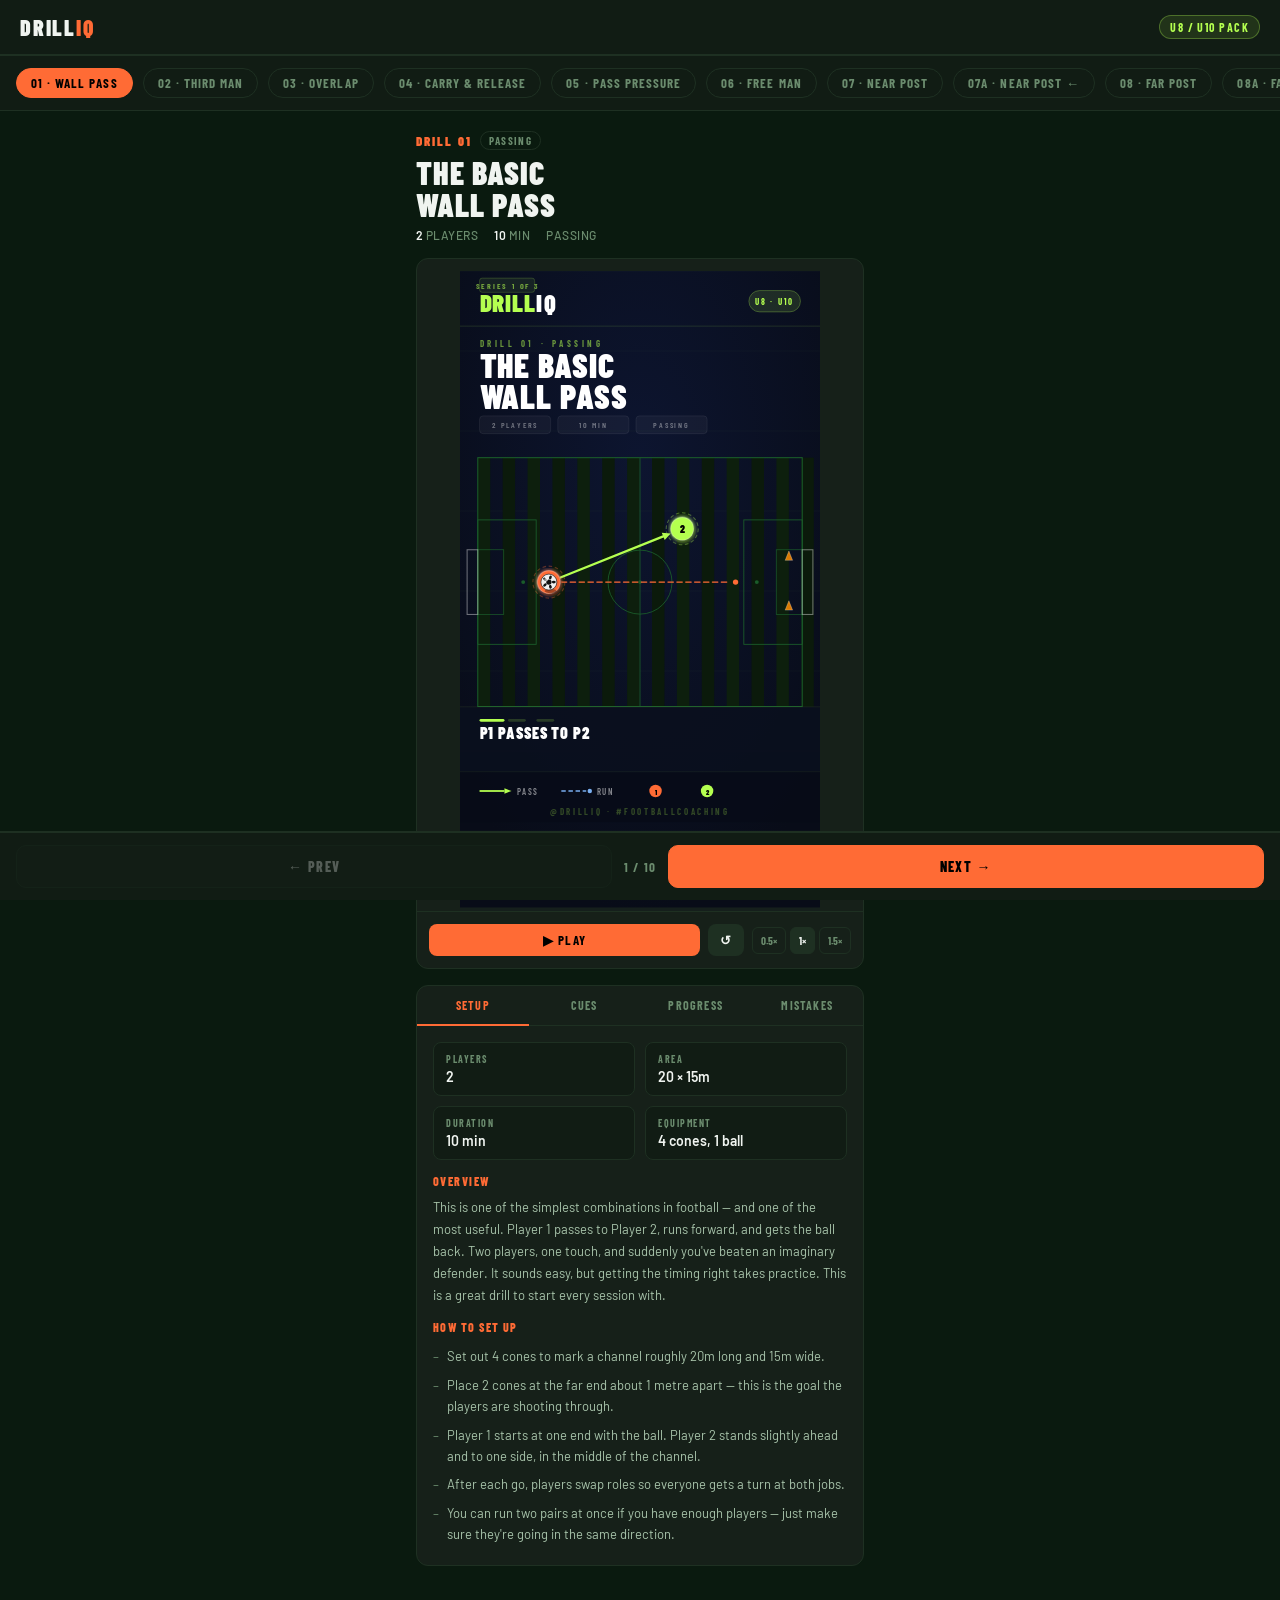
<file: pack/index.html>
<!DOCTYPE html>
<html lang="en">
<head>
<meta charset="UTF-8">
<meta name="viewport" content="width=device-width,initial-scale=1,maximum-scale=1">
<title>DrillIQ — U8/U10 Coaching Pack</title>
<link href="https://fonts.googleapis.com/css2?family=Barlow+Condensed:wght@400;600;700;800;900&family=Barlow:wght@400;500;600&display=swap" rel="stylesheet">
<style>
* { box-sizing: border-box; margin: 0; padding: 0; }
:root {
  --pitch:#0a1a0f; --surface:#111c14; --card:#162019; --border:#1e3022;
  --orange:#FF6B35; --lime:#B4FF50; --white:#f0f4f0; --muted:#6b8c6e; --red:#FF3B5C;
}
html,body{background:var(--pitch);color:var(--white);font-family:"Barlow",sans-serif;min-height:100vh;overflow-x:hidden;}
.app-header{background:var(--surface);border-bottom:2px solid var(--border);padding:14px 20px;display:flex;align-items:center;justify-content:space-between;position:sticky;top:0;z-index:100;}
.app-logo{font-family:"Barlow Condensed",sans-serif;font-weight:900;font-size:22px;letter-spacing:.08em;color:var(--white);}
.app-logo span{color:var(--orange);}
.age-badge{font-family:"Barlow Condensed",sans-serif;font-weight:700;font-size:12px;letter-spacing:.12em;color:var(--lime);background:rgba(180,255,80,.1);border:1px solid rgba(180,255,80,.3);padding:4px 10px;border-radius:20px;}
.drill-nav{background:var(--surface);border-bottom:1px solid var(--border);padding:12px 16px;display:flex;align-items:center;gap:10px;overflow-x:auto;scrollbar-width:none;}
.drill-nav::-webkit-scrollbar{display:none;}
.drill-pill{flex-shrink:0;font-family:"Barlow Condensed",sans-serif;font-weight:700;font-size:13px;letter-spacing:.08em;padding:6px 14px;border-radius:20px;border:1px solid var(--border);color:var(--muted);cursor:pointer;transition:all .2s;white-space:nowrap;}
.drill-pill.active{background:var(--orange);border-color:var(--orange);color:#000;}
.drill-pill:hover:not(.active){border-color:var(--orange);color:var(--orange);}
.drill-view{max-width:480px;margin:0 auto;padding:20px 16px 100px;}
.drill-header{margin-bottom:16px;}
.drill-meta-row{display:flex;align-items:center;gap:8px;margin-bottom:6px;}
.drill-num{font-family:"Barlow Condensed",sans-serif;font-weight:900;font-size:13px;letter-spacing:.15em;color:var(--orange);}
.drill-cat-badge{font-family:"Barlow Condensed",sans-serif;font-weight:700;font-size:11px;letter-spacing:.12em;color:var(--muted);border:1px solid var(--border);padding:2px 8px;border-radius:10px;}
.drill-title{font-family:"Barlow Condensed",sans-serif;font-weight:900;font-size:32px;line-height:1;letter-spacing:.03em;color:var(--white);text-transform:uppercase;}
.drill-specs{display:flex;gap:16px;margin-top:8px;}
.spec{font-size:12px;color:var(--muted);font-weight:500;letter-spacing:.04em;}
.spec strong{color:var(--white);font-weight:600;}
.anim-card{background:var(--card);border:1px solid var(--border);border-radius:12px;overflow:hidden;margin-bottom:16px;}
.anim-wrap{display:flex;justify-content:center;padding:12px 12px 0;}
.anim-wrap svg{width:100%;max-width:360px;height:auto;}
.anim-controls{display:flex;align-items:center;gap:8px;padding:12px;border-top:1px solid var(--border);}
.ctrl-btn{font-family:"Barlow Condensed",sans-serif;font-weight:700;font-size:13px;letter-spacing:.08em;padding:8px 16px;border-radius:8px;border:none;cursor:pointer;transition:all .15s;}
.ctrl-play{background:var(--orange);color:#000;flex:1;}
.ctrl-play:hover{background:#ff8555;}
.ctrl-reset{background:var(--border);color:var(--white);padding:8px 12px;}
.speed-group{display:flex;gap:4px;margin-left:auto;}
.speed-btn{font-family:"Barlow Condensed",sans-serif;font-weight:700;font-size:11px;padding:6px 8px;border-radius:6px;border:1px solid var(--border);background:transparent;color:var(--muted);cursor:pointer;transition:all .15s;}
.speed-btn.active{background:var(--border);color:var(--white);}
.coaching-tabs{background:var(--card);border:1px solid var(--border);border-radius:12px;overflow:hidden;margin-bottom:16px;}
.tab-bar{display:flex;border-bottom:1px solid var(--border);}
.tab-btn{flex:1;font-family:"Barlow Condensed",sans-serif;font-weight:700;font-size:12px;letter-spacing:.1em;padding:12px 6px;border:none;background:transparent;color:var(--muted);cursor:pointer;transition:all .15s;border-bottom:2px solid transparent;margin-bottom:-1px;}
.tab-btn.active{color:var(--orange);border-bottom-color:var(--orange);}
.tab-btn:hover:not(.active){color:var(--white);}
.tab-panel{display:none;padding:16px;}
.tab-panel.active{display:block;}
.setup-grid{display:grid;grid-template-columns:1fr 1fr;gap:10px;margin-bottom:14px;}
.setup-item{background:var(--surface);border:1px solid var(--border);border-radius:8px;padding:10px 12px;}
.setup-label{font-family:"Barlow Condensed",sans-serif;font-weight:700;font-size:10px;letter-spacing:.15em;color:var(--muted);text-transform:uppercase;margin-bottom:3px;}
.setup-value{font-weight:600;font-size:14px;color:var(--white);}
.setup-section-title{font-family:"Barlow Condensed",sans-serif;font-weight:800;font-size:12px;letter-spacing:.12em;color:var(--orange);text-transform:uppercase;margin:14px 0 8px;}
.setup-desc{font-size:13px;color:#a8c4ab;line-height:1.7;margin-bottom:10px;}
.setup-list{list-style:none;}
.setup-list li{font-size:13px;color:#a8c4ab;line-height:1.6;padding:4px 0 4px 14px;position:relative;}
.setup-list li::before{content:"–";position:absolute;left:0;color:var(--muted);}
.cue-list{list-style:none;}
.cue-item{padding:14px 0;border-bottom:1px solid var(--border);}
.cue-item:last-child{border-bottom:none;}
.cue-phase{font-family:"Barlow Condensed",sans-serif;font-weight:800;font-size:11px;letter-spacing:.12em;color:var(--orange);display:block;margin-bottom:5px;}
.cue-text{font-size:13px;color:#a8c4ab;line-height:1.65;display:block;margin-bottom:6px;}
.cue-quote{display:block;font-style:italic;color:var(--lime);font-size:13px;line-height:1.5;padding:8px 12px;background:rgba(180,255,80,.06);border-left:2px solid var(--lime);border-radius:0 6px 6px 0;margin-top:6px;}
.cue-note{display:block;font-size:12px;color:var(--muted);line-height:1.5;margin-top:6px;font-style:italic;}
.prog-list{list-style:none;}
.prog-item{padding:14px 0;border-bottom:1px solid var(--border);}
.prog-item:last-child{border-bottom:none;}
.prog-header{display:flex;align-items:baseline;gap:10px;margin-bottom:6px;}
.prog-num{font-family:"Barlow Condensed",sans-serif;font-weight:900;font-size:22px;color:var(--border);flex-shrink:0;line-height:1;}
.prog-title{font-weight:700;font-size:14px;color:var(--white);}
.prog-signal{display:inline-block;font-family:"Barlow Condensed",sans-serif;font-weight:700;font-size:10px;letter-spacing:.1em;padding:2px 8px;border-radius:10px;margin-bottom:6px;}
.prog-signal.ready{background:rgba(180,255,80,.12);color:var(--lime);border:1px solid rgba(180,255,80,.25);}
.prog-signal.challenge{background:rgba(255,107,53,.12);color:var(--orange);border:1px solid rgba(255,107,53,.25);}
.prog-desc{font-size:13px;color:#a8c4ab;line-height:1.65;margin-bottom:6px;}
.prog-why{font-size:12px;color:var(--muted);line-height:1.5;font-style:italic;}
.mistake-list{list-style:none;}
.mistake-item{padding:14px 0;border-bottom:1px solid var(--border);}
.mistake-item:last-child{border-bottom:none;}
.mistake-problem{display:flex;align-items:flex-start;gap:8px;margin-bottom:5px;}
.mistake-dot{width:7px;height:7px;border-radius:50%;background:var(--red);flex-shrink:0;margin-top:4px;}
.mistake-label{font-weight:700;font-size:13px;color:var(--white);line-height:1.4;}
.mistake-cause{font-size:12px;color:var(--muted);line-height:1.5;margin-bottom:7px;padding-left:15px;font-style:italic;}
.mistake-fix{font-size:13px;color:#a8c4ab;line-height:1.65;padding:8px 12px;background:rgba(255,107,53,.06);border-left:2px solid var(--orange);border-radius:0 6px 6px 0;}
.fix-label{color:var(--orange);font-weight:700;}
.drill-footer{position:fixed;bottom:0;left:0;right:0;background:var(--surface);border-top:2px solid var(--border);padding:12px 16px;display:flex;align-items:center;justify-content:space-between;gap:12px;z-index:100;}
.nav-btn{font-family:"Barlow Condensed",sans-serif;font-weight:800;font-size:14px;letter-spacing:.1em;padding:12px 20px;border-radius:10px;border:1px solid var(--border);background:var(--card);color:var(--white);cursor:pointer;transition:all .15s;flex:1;text-align:center;}
.nav-btn:hover{border-color:var(--orange);color:var(--orange);}
.nav-btn.next{background:var(--orange);border-color:var(--orange);color:#000;}
.nav-btn.next:hover{background:#ff8555;}
.nav-btn:disabled{opacity:.3;pointer-events:none;}
.nav-progress{font-family:"Barlow Condensed",sans-serif;font-weight:700;font-size:13px;color:var(--muted);letter-spacing:.08em;text-align:center;flex-shrink:0;}
</style>
</head>
<body>
<header class="app-header">
  <div class="app-logo">DRILL<span>IQ</span></div>
  <div class="age-badge">U8 / U10 PACK</div>
</header>
<nav class="drill-nav" id="drillNav"></nav>
<main class="drill-view">
  <div class="drill-header">
    <div class="drill-meta-row">
      <span class="drill-num" id="drillNum"></span>
      <span class="drill-cat-badge" id="drillCat"></span>
    </div>
    <div class="drill-title" id="drillTitle"></div>
    <div class="drill-specs">
      <span class="spec"><strong id="specPlayers"></strong> PLAYERS</span>
      <span class="spec"><strong id="specTime"></strong> MIN</span>
      <span class="spec" id="specType"></span>
    </div>
  </div>
  <div class="anim-card">
    <div class="anim-wrap"><svg id="mainSVG" width="405" height="720" viewBox="0 0 405 720"></svg></div>
    <div class="anim-controls">
      <button class="ctrl-btn ctrl-play" id="btnPlay">▶ PLAY</button>
      <button class="ctrl-btn ctrl-reset" id="btnReset">↺</button>
      <div class="speed-group">
        <button class="speed-btn" data-speed="0.5">0.5×</button>
        <button class="speed-btn active" data-speed="1">1×</button>
        <button class="speed-btn" data-speed="1.5">1.5×</button>
      </div>
    </div>
  </div>
  <div class="coaching-tabs">
    <div class="tab-bar">
      <button class="tab-btn active" data-tab="setup">SETUP</button>
      <button class="tab-btn" data-tab="cues">CUES</button>
      <button class="tab-btn" data-tab="progressions">PROGRESS</button>
      <button class="tab-btn" data-tab="mistakes">MISTAKES</button>
    </div>
    <div class="tab-panel active" id="tab-setup"></div>
    <div class="tab-panel" id="tab-cues"></div>
    <div class="tab-panel" id="tab-progressions"></div>
    <div class="tab-panel" id="tab-mistakes"></div>
  </div>
</main>
<footer class="drill-footer">
  <button class="nav-btn prev" id="btnPrev" disabled>← PREV</button>
  <div class="nav-progress" id="navProgress"></div>
  <button class="nav-btn next" id="btnNext">NEXT →</button>
</footer>
<script>
// ─── DrillIQ Animation Engine ───────────────────────────────────────────────
const W=405,H=720,PITCH_X=20,PITCH_Y=210,PITCH_W=365,PITCH_H=280,PLAYER_R=13;

function lerp(a,b,t){return a+(b-a)*t;}
function easeInOut(t){return t<0.5?2*t*t:-1+(4-2*t)*t;}
function toCanvas(pt){return{x:PITCH_X+pt.x,y:PITCH_Y+pt.y};}

function buildSegMeta(segments){
  let total=0;
  return segments.map(seg=>{
    const start=total,moveEnd=start+seg.moveDuration,end=moveEnd+seg.pauseDuration;
    total=end;
    return{...seg,start,moveEnd,end};
  });
}

function interpState(sA,sB,localT){
  const et=easeInOut(Math.max(0,Math.min(1,localT)));
  let arrowOpacity,arrows;
  if(localT<0.38){arrowOpacity=1;arrows=sA.arrows;}
  else if(localT<0.52){arrowOpacity=Math.max(0,1-(localT-0.38)/0.14);arrows=sA.arrows;}
  else{arrows=sB.arrows;arrowOpacity=Math.min(1,(localT-0.52)/0.2);}
  return{
    label:localT<0.5?sA.label:sB.label,
    players:sA.players.map((p,i)=>({x:lerp(p.x,sB.players[i].x,et),y:lerp(p.y,sB.players[i].y,et)})),
    ball:{x:lerp(sA.ball.x,sB.ball.x,et),y:lerp(sA.ball.y,sB.ball.y,et)},
    arrows,arrowOpacity,isPause:false
  };
}

function getAnimState(elapsedMs,states,segMeta,totalDuration){
  const t=elapsedMs%totalDuration;
  for(const seg of segMeta){
    if(t>=seg.start&&t<seg.end){
      const sA=states[seg.from],sB=states[seg.to];
      if(t<seg.moveEnd)return interpState(sA,sB,(t-seg.start)/seg.moveDuration);
      return{...sB,arrowOpacity:1,isPause:true};
    }
  }
  return{...states[Object.keys(states)[0]],arrowOpacity:1,isPause:false};
}

function resolvePoint(ref,players){
  return typeof ref==="number"?toCanvas(players[ref]):toCanvas(ref);
}

function svgEl(tag,attrs,text){
  const el=document.createElementNS("http://www.w3.org/2000/svg",tag);
  for(const[k,v]of Object.entries(attrs))el.setAttribute(k,v);
  if(text!==undefined)el.textContent=text;
  return el;
}

function drawArrow(parent,arrow,players,opacity){
  const rF=resolvePoint(arrow.from,players),rT=resolvePoint(arrow.to,players);
  const dx=rT.x-rF.x,dy=rT.y-rF.y,dist=Math.sqrt(dx*dx+dy*dy)||1;
  const ux=dx/dist,uy=dy/dist;
  const s=typeof arrow.from==="number"?PLAYER_R+1:0;
  const e=typeof arrow.to==="number"?PLAYER_R+1:0;
  const x1=rF.x+ux*s,y1=rF.y+uy*s,x2=rT.x-ux*e,y2=rT.y-uy*e;
  const hs=9,ex=x2-ux*hs,ey=y2-uy*hs,px=-uy*hs*0.5,py=ux*hs*0.5;
  const g=document.createElementNS("http://www.w3.org/2000/svg","g");
  g.setAttribute("opacity",opacity);
  const line=document.createElementNS("http://www.w3.org/2000/svg","line");
  line.setAttribute("x1",x1);line.setAttribute("y1",y1);line.setAttribute("x2",ex);line.setAttribute("y2",ey);
  line.setAttribute("stroke",arrow.color);line.setAttribute("stroke-width",arrow.dashed?"1.6":"2.5");
  if(arrow.dashed)line.setAttribute("stroke-dasharray","6 4");
  line.setAttribute("stroke-linecap","round");
  g.appendChild(line);
  if(!arrow.dashed){
    const poly=document.createElementNS("http://www.w3.org/2000/svg","polygon");
    poly.setAttribute("points",`${x2},${y2} ${ex+px},${ey+py} ${ex-px},${ey-py}`);
    poly.setAttribute("fill",arrow.color);g.appendChild(poly);
  } else {
    const c=document.createElementNS("http://www.w3.org/2000/svg","circle");
    c.setAttribute("cx",x2);c.setAttribute("cy",y2);c.setAttribute("r",3);c.setAttribute("fill",arrow.color);g.appendChild(c);
  }
  parent.appendChild(g);
}

function drawBall(parent,x,y,spinAngle){
  const r=9;
  parent.appendChild(svgEl("ellipse",{cx:x+2,cy:y+r+1,rx:r*0.75,ry:2.5,fill:"rgba(0,0,0,0.35)"}));
  parent.appendChild(svgEl("circle",{cx:x,cy:y,r,fill:"#f0f0f0"}));
  const rot=document.createElementNS("http://www.w3.org/2000/svg","g");
  rot.setAttribute("transform",`rotate(${spinAngle},${x},${y})`);
  rot.appendChild(svgEl("circle",{cx:x,cy:y,r:3,fill:"#111"}));
  [0,72,144,216,288].forEach(deg=>{
    const rad=deg*Math.PI/180,px2=x+Math.cos(rad)*5.5,py2=y+Math.sin(rad)*5.5;
    const el=svgEl("ellipse",{cx:px2,cy:py2,rx:2.2,ry:1.5,fill:"#111"});
    el.setAttribute("transform",`rotate(${deg},${px2},${py2})`);rot.appendChild(el);
  });
  parent.appendChild(rot);
  parent.appendChild(svgEl("circle",{cx:x,cy:y,r,fill:"none",stroke:"#222","stroke-width":"0.8"}));
  parent.appendChild(svgEl("circle",{cx:x-3,cy:y-3,r:2.2,fill:"rgba(255,255,255,0.55)"}));
}

function drawPlayer(parent,cx,cy,color,label){
  parent.appendChild(svgEl("circle",{cx:cx+1.5,cy:cy+2.5,r:PLAYER_R,fill:"rgba(0,0,0,0.5)"}));
  parent.appendChild(svgEl("circle",{cx,cy,r:PLAYER_R,fill:color}));
  parent.appendChild(svgEl("circle",{cx,cy,r:PLAYER_R,fill:"none",stroke:"rgba(255,255,255,0.25)","stroke-width":"1.5"}));
  const t=svgEl("text",{x:cx,y:cy+5,"text-anchor":"middle",fill:"#000","font-size":"12","font-weight":"900","font-family":"'Barlow Condensed',sans-serif"},label);
  parent.appendChild(t);
}

function buildStaticSVG(svg, config){
  const{drillNum,drillCat,title1,title2,meta,seriesLabel,players,phaseDots,startPositions,coneGate}=config;
  const ns="http://www.w3.org/2000/svg";

  const defs=document.createElementNS(ns,"defs");
  defs.innerHTML=`
    <radialGradient id="bgGrad" cx="50%" cy="30%" r="70%">
      <stop offset="0%" stop-color="#0d1530"/>
      <stop offset="100%" stop-color="#080c18"/>
    </radialGradient>
    <filter id="playerGlow">
      <feGaussianBlur stdDeviation="2.5" result="blur"/>
      <feMerge><feMergeNode in="blur"/><feMergeNode in="SourceGraphic"/></feMerge>
    </filter>
    <clipPath id="pitchClip">
      <rect x="${PITCH_X}" y="${PITCH_Y}" width="${PITCH_W}" height="${PITCH_H}"/>
    </clipPath>`;
  svg.appendChild(defs);

  svg.appendChild(svgEl("rect",{width:W,height:H,fill:"url(#bgGrad)"}));
  for(let i=0;i<8;i++) svg.appendChild(svgEl("line",{x1:0,y1:i*90,x2:W,y2:i*90,stroke:"rgba(180,255,80,0.03)","stroke-width":1}));

  svg.appendChild(svgEl("rect",{x:22,y:8,width:62,height:16,rx:3,fill:"rgba(180,255,80,0.08)",stroke:"rgba(180,255,80,0.2)","stroke-width":1}));
  svg.appendChild(svgEl("text",{x:53,y:20,"text-anchor":"middle",fill:"rgba(180,255,80,0.6)","font-size":9,"font-weight":700,"font-family":"'Barlow Condensed',sans-serif","letter-spacing":2},seriesLabel));
  svg.appendChild(svgEl("line",{x1:0,y1:62,x2:W,y2:62,stroke:"rgba(180,255,80,0.15)","stroke-width":1}));

  const logoEl=document.createElementNS(ns,"text");
  logoEl.setAttribute("x",22);logoEl.setAttribute("y",46);
  logoEl.setAttribute("font-size",28);logoEl.setAttribute("font-weight",900);
  logoEl.setAttribute("font-family","'Barlow Condensed',sans-serif");
  const ts1=document.createElementNS(ns,"tspan");ts1.setAttribute("fill","#B4FF50");ts1.setAttribute("letter-spacing",1);ts1.textContent="DRILL";
  const ts2=document.createElementNS(ns,"tspan");ts2.setAttribute("fill","#ffffff");ts2.setAttribute("letter-spacing",2);ts2.textContent="IQ";
  logoEl.appendChild(ts1);logoEl.appendChild(ts2);svg.appendChild(logoEl);

  svg.appendChild(svgEl("rect",{x:W-80,y:22,width:58,height:24,rx:12,fill:"rgba(180,255,80,0.12)",stroke:"rgba(180,255,80,0.3)","stroke-width":1}));
  svg.appendChild(svgEl("text",{x:W-51,y:38,"text-anchor":"middle",fill:"#B4FF50","font-size":10,"font-weight":700,"font-family":"'Barlow Condensed',sans-serif","letter-spacing":2},"U8 · U10"));

  svg.appendChild(svgEl("text",{x:22,y:86,fill:"rgba(180,255,80,0.55)","font-size":10,"font-weight":700,"font-family":"'Barlow Condensed',sans-serif","letter-spacing":4},`DRILL ${drillNum} · ${drillCat}`));
  svg.appendChild(svgEl("text",{x:22,y:120,fill:"#ffffff","font-size":38,"font-weight":900,"font-family":"'Barlow Condensed',sans-serif","letter-spacing":1},title1));
  svg.appendChild(svgEl("text",{x:22,y:155,fill:"#ffffff","font-size":38,"font-weight":900,"font-family":"'Barlow Condensed',sans-serif","letter-spacing":1},title2));

  meta.forEach((tag,i)=>{
    svg.appendChild(svgEl("rect",{x:22+i*88,y:163,width:80,height:20,rx:4,fill:"rgba(255,255,255,0.04)",stroke:"rgba(255,255,255,0.08)","stroke-width":1}));
    svg.appendChild(svgEl("text",{x:22+i*88+40,y:177,"text-anchor":"middle",fill:"rgba(255,255,255,0.4)","font-size":9,"font-weight":600,"font-family":"'Barlow Condensed',sans-serif","letter-spacing":2},tag));
  });

  const pw=PITCH_W,ph=PITCH_H,ox=PITCH_X,oy=PITCH_Y;
  for(let i=0;i<Math.ceil(pw/28);i++) svg.appendChild(svgEl("rect",{x:ox+i*28,y:oy,width:14,height:ph,fill:i%2===0?"#0d1f0d":"#0b1a0b"}));
  svg.appendChild(svgEl("rect",{x:ox,y:oy,width:pw,height:ph,fill:"none",stroke:"#1a5c2a","stroke-width":1.2}));
  svg.appendChild(svgEl("line",{x1:ox+pw/2,y1:oy,x2:ox+pw/2,y2:oy+ph,stroke:"#1a5c2a","stroke-width":1}));
  svg.appendChild(svgEl("circle",{cx:ox+pw/2,cy:oy+ph/2,r:36,fill:"none",stroke:"#1a5c2a","stroke-width":1}));
  svg.appendChild(svgEl("circle",{cx:ox+pw/2,cy:oy+ph/2,r:2,fill:"#1a5c2a"}));
  svg.appendChild(svgEl("rect",{x:ox,y:oy+ph*0.25,width:pw*0.18,height:ph*0.5,fill:"none",stroke:"#1a5c2a","stroke-width":1}));
  svg.appendChild(svgEl("rect",{x:ox+pw*0.82,y:oy+ph*0.25,width:pw*0.18,height:ph*0.5,fill:"none",stroke:"#1a5c2a","stroke-width":1}));
  svg.appendChild(svgEl("rect",{x:ox,y:oy+ph*0.37,width:pw*0.08,height:ph*0.26,fill:"none",stroke:"#1a5c2a","stroke-width":0.8}));
  svg.appendChild(svgEl("rect",{x:ox+pw*0.92,y:oy+ph*0.37,width:pw*0.08,height:ph*0.26,fill:"none",stroke:"#1a5c2a","stroke-width":0.8}));
  svg.appendChild(svgEl("rect",{x:ox-12,y:oy+ph*0.37,width:12,height:ph*0.26,fill:"none",stroke:"rgba(255,255,255,0.4)","stroke-width":1.2}));
  svg.appendChild(svgEl("rect",{x:ox+pw,y:oy+ph*0.37,width:12,height:ph*0.26,fill:"none",stroke:"rgba(255,255,255,0.4)","stroke-width":1.2}));
  svg.appendChild(svgEl("circle",{cx:ox+pw*0.14,cy:oy+ph*0.5,r:2.2,fill:"#1a5c2a"}));
  svg.appendChild(svgEl("circle",{cx:ox+pw*0.86,cy:oy+ph*0.5,r:2.2,fill:"#1a5c2a"}));

  if(startPositions){
    startPositions.forEach((p,i)=>{
      const col=players[i]?players[i].color:"#ffffff";
      svg.appendChild(svgEl("circle",{cx:PITCH_X+p.x,cy:PITCH_Y+p.y,r:PLAYER_R+5,fill:"none",stroke:col,"stroke-width":1.2,"stroke-dasharray":"4 3",opacity:0.35}));
    });
  }

  if(coneGate){
    coneGate.forEach(c=>{
      const cx3=PITCH_X+c.x,cy3=PITCH_Y+c.y,cs=7;
      svg.appendChild(svgEl("polygon",{points:`${cx3},${cy3-cs} ${cx3-cs*0.6},${cy3+cs*0.5} ${cx3+cs*0.6},${cy3+cs*0.5}`,fill:"#FF8C00",opacity:0.85}));
      svg.appendChild(svgEl("polygon",{points:`${cx3},${cy3-cs} ${cx3-cs*0.6},${cy3+cs*0.5} ${cx3+cs*0.6},${cy3+cs*0.5}`,fill:"none",stroke:"rgba(255,255,255,0.35)","stroke-width":0.8}));
    });
  }

  const dl=document.createElementNS(ns,"g");dl.id="dynamicLayer";svg.appendChild(dl);

  const go=document.createElementNS(ns,"rect");
  go.id="goalOverlay";go.setAttribute("width",W);go.setAttribute("height",H);
  go.setAttribute("fill","rgba(180,255,80,0.05)");go.setAttribute("opacity",0);
  svg.appendChild(go);

  svg.appendChild(svgEl("rect",{x:0,y:PITCH_Y+PITCH_H,width:W,height:1,fill:"rgba(180,255,80,0.12)"}));
  svg.appendChild(svgEl("rect",{x:0,y:PITCH_Y+PITCH_H+1,width:W,height:72,fill:"rgba(10,15,30,0.95)"}));

  const dotsGroup=document.createElementNS(ns,"g");dotsGroup.id="dotsGroup";svg.appendChild(dotsGroup);
  const spacing=phaseDots<=4?32:28,wA=phaseDots<=4?28:24,wI=phaseDots<=4?20:16;
  for(let i=0;i<phaseDots;i++){
    const dot=document.createElementNS(ns,"rect");
    dot.setAttribute("x",22+i*spacing);dot.setAttribute("y",PITCH_Y+PITCH_H+14);
    dot.setAttribute("width",wI);dot.setAttribute("height",3);dot.setAttribute("rx",1.5);
    dot.setAttribute("fill","rgba(180,255,80,0.18)");dot.id=`dot_${i}`;dotsGroup.appendChild(dot);
  }

  const hg=document.createElementNS(ns,"g");hg.id="holdGroup";hg.setAttribute("opacity",0);svg.appendChild(hg);
  hg.appendChild(svgEl("rect",{x:W-78,y:PITCH_Y+PITCH_H+8,width:56,height:18,rx:9,fill:"rgba(180,255,80,0.1)",stroke:"rgba(180,255,80,0.25)","stroke-width":1}));
  hg.appendChild(svgEl("text",{x:W-50,y:PITCH_Y+PITCH_H+20,"text-anchor":"middle",fill:"#B4FF50","font-size":9,"font-weight":700,"letter-spacing":1.5,"font-family":"'Barlow Condensed',sans-serif"},"● HOLD"));

  const pl=document.createElementNS(ns,"text");
  pl.id="phaseLabel";pl.setAttribute("x",22);pl.setAttribute("y",PITCH_Y+PITCH_H+36);
  pl.setAttribute("fill","#ffffff");pl.setAttribute("font-size",18);pl.setAttribute("font-weight",900);
  pl.setAttribute("font-family","'Barlow Condensed',sans-serif");pl.setAttribute("letter-spacing",1);
  svg.appendChild(pl);

  svg.appendChild(svgEl("rect",{x:0,y:PITCH_Y+PITCH_H+73,width:W,height:1,fill:"rgba(180,255,80,0.08)"}));
  svg.appendChild(svgEl("rect",{x:0,y:PITCH_Y+PITCH_H+74,width:W,height:56,fill:"rgba(8,12,24,0.98)"}));

  svg.appendChild(svgEl("line",{x1:22,y1:PITCH_Y+PITCH_H+95,x2:50,y2:PITCH_Y+PITCH_H+95,stroke:"#B4FF50","stroke-width":2}));
  svg.appendChild(svgEl("polygon",{points:`50,${PITCH_Y+PITCH_H+92} 58,${PITCH_Y+PITCH_H+95} 50,${PITCH_Y+PITCH_H+98}`,fill:"#B4FF50"}));
  svg.appendChild(svgEl("text",{x:64,y:PITCH_Y+PITCH_H+99,fill:"rgba(255,255,255,0.5)","font-size":10,"font-weight":600,"font-family":"'Barlow Condensed',sans-serif","letter-spacing":1.5},"PASS"));
  svg.appendChild(svgEl("line",{x1:114,y1:PITCH_Y+PITCH_H+95,x2:142,y2:PITCH_Y+PITCH_H+95,stroke:"#7aaff0","stroke-width":1.5,"stroke-dasharray":"5 3"}));
  svg.appendChild(svgEl("circle",{cx:146,cy:PITCH_Y+PITCH_H+95,r:2.5,fill:"#7aaff0"}));
  svg.appendChild(svgEl("text",{x:154,y:PITCH_Y+PITCH_H+99,fill:"rgba(255,255,255,0.5)","font-size":10,"font-weight":600,"font-family":"'Barlow Condensed',sans-serif","letter-spacing":1.5},"RUN"));

  const keyX=players.length<=2?220:players.length===3?220:205;
  const keySpacing=players.length<=3?58:48;
  players.forEach((p,i)=>{
    svg.appendChild(svgEl("circle",{cx:keyX+i*keySpacing,cy:PITCH_Y+PITCH_H+95,r:7,fill:p.color}));
    svg.appendChild(svgEl("text",{x:keyX+i*keySpacing,y:PITCH_Y+PITCH_H+99,"text-anchor":"middle",fill:"#000","font-size":8,"font-weight":900,"font-family":"'Barlow Condensed',sans-serif"},p.label));
  });

  svg.appendChild(svgEl("text",{x:W/2,y:PITCH_Y+PITCH_H+122,"text-anchor":"middle",fill:"rgba(180,255,80,0.25)","font-size":10,"font-weight":700,"font-family":"'Barlow Condensed',sans-serif","letter-spacing":3},"@DRILLIQ · #FOOTBALLCOACHING"));

  svg.appendChild(svgEl("rect",{x:0,y:H-4,width:W,height:4,fill:"rgba(180,255,80,0.08)"}));
  const pb=document.createElementNS(ns,"rect");
  pb.id="progressBar";pb.setAttribute("x",0);pb.setAttribute("y",H-4);pb.setAttribute("width",0);pb.setAttribute("height",4);pb.setAttribute("fill","#B4FF50");pb.setAttribute("opacity",0.7);
  svg.appendChild(pb);
}

function runDrill(config){
  const{states,segments,players,goalThreshold,phaseDots,startBall}=config;
  const segMeta=buildSegMeta(segments);
  const totalDuration=segMeta[segMeta.length-1].end;

  const svg=document.getElementById("mainSVG");
  buildStaticSVG(svg,config);

  let playing=false,elapsed=0,speed=1,lastTs=null,spinAngle=0;
  let prevBall=toCanvas(startBall||{x:0,y:0});

  function render(state,progress){
    const isGoal=progress>goalThreshold;
    const ns="http://www.w3.org/2000/svg";
    const dl=document.getElementById("dynamicLayer");
    while(dl.firstChild)dl.removeChild(dl.firstChild);

    const clip=document.createElementNS(ns,"g");
    clip.setAttribute("clip-path","url(#pitchClip)");

    if(state.arrows)state.arrows.forEach(a=>drawArrow(clip,a,state.players,state.arrowOpacity??1));
    if(state.players)state.players.forEach((p,i)=>{
      const cp=toCanvas(p),g=document.createElementNS(ns,"g");
      g.setAttribute("filter","url(#playerGlow)");
      drawPlayer(g,cp.x,cp.y,players[i].color,players[i].label);
      clip.appendChild(g);
    });
    if(state.ball){
      const bc=toCanvas(state.ball);
      spinAngle+=Math.sqrt((bc.x-prevBall.x)**2+(bc.y-prevBall.y)**2)*4;
      prevBall={x:bc.x,y:bc.y};
      drawBall(clip,bc.x,bc.y,spinAngle);
    }
    dl.appendChild(clip);

    document.getElementById("goalOverlay").setAttribute("opacity",0);

    const t=elapsed%totalDuration;
    let phaseIdx=0;
    for(let i=0;i<segMeta.length;i++){if(t<segMeta[i].end){phaseIdx=i;break;}}
    const sp=phaseDots<=4?32:28,wA2=phaseDots<=4?28:24,wI2=phaseDots<=4?20:16;
    for(let i=0;i<phaseDots;i++){
      const d=document.getElementById(`dot_${i}`);
      if(d){d.setAttribute("width",i===phaseIdx?wA2:wI2);d.setAttribute("fill",i===phaseIdx?"#B4FF50":"rgba(180,255,80,0.18)");}
    }

    document.getElementById("holdGroup").setAttribute("opacity",(state.isPause&&!isGoal)?1:0);
    document.getElementById("phaseLabel").textContent=isGoal?"⚽ GOAL! RESET & REPEAT":(state.label||"").toUpperCase();
    document.getElementById("progressBar").setAttribute("width",W*progress);
  }

  function tick(ts){
    if(lastTs!==null)elapsed+=(ts-lastTs)*speed;
    lastTs=ts;
    render(getAnimState(elapsed,states,segMeta,totalDuration),(elapsed%totalDuration)/totalDuration);
    if(playing)requestAnimationFrame(tick);
  }

  const btnPlay=document.getElementById("btnPlay");
  btnPlay.addEventListener("click",()=>{
    playing=!playing;
    btnPlay.textContent=playing?"⏸ PAUSE":"▶ PLAY";
    btnPlay.classList.toggle("paused",playing);
    if(playing){lastTs=null;requestAnimationFrame(tick);}
  });
  document.getElementById("btnReset").addEventListener("click",()=>{
    playing=false;elapsed=0;lastTs=null;spinAngle=0;
    prevBall=toCanvas(startBall||{x:0,y:0});
    btnPlay.textContent="▶ PLAY";btnPlay.classList.remove("paused");
    render(getAnimState(0,states,segMeta,totalDuration),0);
  });
  document.querySelectorAll(".btn-speed").forEach(btn=>{
    btn.addEventListener("click",()=>{
      speed=parseFloat(btn.dataset.speed);
      document.querySelectorAll(".btn-speed").forEach(b=>b.classList.remove("active"));
      btn.classList.add("active");
    });
  });

  render(getAnimState(0,states,segMeta,totalDuration),0);
}

const drills = [
  {
    "num": "01",
    "cat": "PASSING",
    "title": "THE BASIC<br>WALL PASS",
    "players": 2,
    "time": 10,
    "type": "PASSING",
    "setup": {
      "players": "2",
      "area": "20 \u00d7 15m",
      "duration": "10 min",
      "equipment": "4 cones, 1 ball",
      "overview": "This is one of the simplest combinations in football \u2014 and one of the most useful. Player 1 passes to Player 2, runs forward, and gets the ball back. Two players, one touch, and suddenly you've beaten an imaginary defender. It sounds easy, but getting the timing right takes practice. This is a great drill to start every session with.",
      "arrangement": [
        "Set out 4 cones to mark a channel roughly 20m long and 15m wide.",
        "Place 2 cones at the far end about 1 metre apart \u2014 this is the goal the players are shooting through.",
        "Player 1 starts at one end with the ball. Player 2 stands slightly ahead and to one side, in the middle of the channel.",
        "After each go, players swap roles so everyone gets a turn at both jobs.",
        "You can run two pairs at once if you have enough players \u2014 just make sure they're going in the same direction."
      ]
    },
    "cues": [
      {"phase": "BEFORE THE PASS","text": "Ask Player 1 to look up before they pass. It sounds obvious but young players almost always stare at the ball instead. Knowing where Player 2 is before passing makes everything quicker.","quote": "Look up first, then pass.","note": "If a player keeps looking down, try asking them to call Player 2's name before passing. It forces them to find them first."},
      {"phase": "THE PASS","text": "The pass should be firm and go to Player 2's feet \u2014 not too soft, not so hard it bounces off. Side of the foot is best for accuracy. Encourage players to aim rather than just boot it.","quote": "Firm pass to the feet \u2014 give them something to work with.","note": "A soft pass forces Player 2 to take an extra touch, which slows everything down and defeats the whole drill."},
      {"phase": "THE RUN","text": "This is the key bit \u2014 Player 1 must start running forward the moment they pass. Not after. Not when they see the return coming. At the same time as the pass. This takes practice and it will feel wrong at first, but it's what makes the combination work.","quote": "Pass and run at the same time \u2014 not pass, then run.","note": "Most players will pass and then pause to watch what happens. If you see this, stop the drill and show them the timing yourself. Walk through it slowly \u2014 pass with one hand, walk forward \u2014 so they see it clearly."},
      {"phase": "THE RETURN","text": "Player 2's job is to send the ball back first time into the space Player 1 is running into \u2014 not back to where Player 1 started. They need to open their body slightly before the ball arrives so the return goes forward, not sideways.","quote": "Return it into the space \u2014 not back where they came from.","note": ""},
      {"phase": "THE FINISH","text": "Player 1 runs onto the return and shoots through the cones. At this age, accuracy matters more than power. Ask players to pick a side of the gate and aim for it.","quote": "Pick your spot \u2014 then shoot.","note": ""}
    ],
    "progressions": [
      {"signal": "ready","label": "START HERE","title": "Walk it through first","desc": "Do the whole drill at walking pace before adding speed. Player 1 walks forward while passing, Player 2 returns it, Player 1 walks through and shoots. It looks slow but it helps players understand the shape of the movement.","why": "If you start at full speed, players just run around and nothing clicks. Walking pace reveals the timing problem immediately and players can feel it."},
      {"signal": "ready","label": "WHEN READY","title": "Full pace","desc": "Once players have done it slowly a few times and the sequence makes sense, let them go at full speed. Some pairs will get the timing straight away. Others will need to go back to slow pace \u2014 that's fine.","why": "Speed is when the timing really gets tested. Don't rush to it, but don't stay at walking pace for too long either \u2014 it needs to feel like football."},
      {"signal": "challenge","label": "ADD A CHALLENGE","title": "Put a passive defender in","desc": "Ask a third player to stand between Player 1 and Player 2 without moving or tackling. Player 1 must now pass around them. The defender just stands there \u2014 they're not trying to intercept, they just take up space.","why": "Now there's an actual reason to do the wall pass. Without something to play around, players can just dribble straight through. A static defender makes it feel real."},
      {"signal": "challenge","label": "PROGRESS","title": "The defender can move","desc": "The defender can now step toward Player 2 after Player 1's pass. Player 2 must return the ball quickly before the defender arrives. The defender still can't tackle Player 1 at the start.","why": "This is close to match conditions. If Player 2 is slow with the return, the drill breaks down \u2014 which shows players exactly why the one-touch return matters."}
    ],
    "mistakes": [
      {"problem": "Player 1 passes and then stops","cause": "They want to see what happens \u2014 it's natural curiosity.","fix": "Try getting Player 1 to say 'pass and go' out loud as they do it. Making it verbal helps the run happen automatically. You can also ask them to point forward with their hand as they pass \u2014 the gesture triggers the movement."},
      {"problem": "Player 2 takes two touches before returning","cause": "Their body isn't ready when the ball arrives \u2014 they're facing the wrong way or not expecting it.","fix": "Ask Player 2 to get their foot ready to return the ball before it arrives \u2014 facing the direction Player 1 is running. If they have to adjust after receiving, they will always take an extra touch."},
      {"problem": "The return goes behind Player 1","cause": "Player 2 is playing the ball back to where Player 1 was standing, not into the space they're running into.","fix": "Ask Player 2 to watch Player 1's run while they wait for the ball \u2014 not just stare at the ball coming toward them. A simple cue: 'pass it to where they're going, not where they were.'"},
      {"problem": "Player 1 arrives before the return and has to wait","cause": "Player 1 ran too early, or Player 2 was slow with the return.","fix": "Slow everything down. Go back to walking pace. The timing is off somewhere \u2014 slow pace shows you exactly where."},
      {"problem": "The shot misses the goal consistently","cause": "Players are going for power and losing accuracy.","fix": "Ask players to slow down for the last two steps before shooting. A controlled, accurate shot from close range is much better than blasting wide from further out."}
    ],
    "config": {
      "drillNum": "01","drillCat": "PASSING","title1": "THE BASIC","title2": "WALL PASS",
      "meta": ["2 PLAYERS","10 MIN","PASSING"],"seriesLabel": "SERIES 1 OF 3","phaseDots": 3,"goalThreshold": 0.87,
      "players": [{"label": "1","color": "#FF6B35"},{"label": "2","color": "#B4FF50"}],
      "startPositions": [{"x": 80,"y": 140},{"x": 230,"y": 80}],
      "coneGate": [{"x": 350,"y": 112},{"x": 350,"y": 168}],
      "startBall": {"x": 80,"y": 140},
      "states": {
        "phase0": {"label": "P1 passes to P2","players": [{"x": 80,"y": 140},{"x": 230,"y": 80}],"ball": {"x": 80,"y": 140},"arrows": [{"from": 0,"to": 1,"dashed": false,"color": "#B4FF50"},{"from": 0,"to": {"x": 290,"y": 140},"dashed": true,"color": "#FF6B35"}]},
        "phase1": {"label": "P2 returns first time","players": [{"x": 185,"y": 140},{"x": 230,"y": 80}],"ball": {"x": 230,"y": 80},"arrows": [{"from": 1,"to": {"x": 295,"y": 138},"dashed": false,"color": "#FF6B35"},{"from": 0,"to": {"x": 310,"y": 138},"dashed": true,"color": "#FF6B35"}]},
        "phase2": {"label": "P1 runs onto it & shoots!","players": [{"x": 310,"y": 138},{"x": 255,"y": 90}],"ball": {"x": 310,"y": 138},"arrows": [{"from": 0,"to": {"x": 375,"y": 140},"dashed": false,"color": "#FF6B35"}]},
        "phase3": {"label": "GOAL!","players": [{"x": 310,"y": 138},{"x": 255,"y": 90}],"ball": {"x": 378,"y": 140},"arrows": []}
      },
      "segments": [{"from": "phase0","to": "phase1","moveDuration": 1600,"pauseDuration": 500},{"from": "phase1","to": "phase2","moveDuration": 1600,"pauseDuration": 500},{"from": "phase2","to": "phase3","moveDuration": 1100,"pauseDuration": 900}]
    }
  },
  {
    "num": "02",
    "cat": "PASSING",
    "title": "WALL PASS &<br>THIRD MAN RUN",
    "players": 3,
    "time": 15,
    "type": "PASSING",
    "setup": {
      "players": "3","area": "25 \u00d7 20m","duration": "15 min","equipment": "4 cones, 1 ball",
      "overview": "This builds on the wall pass by adding a third player. Player 1 and Player 2 do the wall pass combination, but now Player 3 is already making a run and gets the final pass. The idea is that while two players are combining, a third player sneaks in unnoticed \u2014 which is how a lot of real goals are scored.",
      "arrangement": ["Set out a channel about 25m long and 20m wide with cones at each corner.","Place 2 cones at the far end, about 1 metre apart, as the goal.","Player 1 starts at one end with the ball. Player 2 stands slightly ahead and to one side. Player 3 starts on the opposite side, level with Player 2.","Player 3's job is to start moving early and be ready to receive the final pass.","Rotate all three roles regularly so everyone has a go at each job."]
    },
    "cues": [
      {"phase": "PLAYER 1 \u2014 PASS & RUN","text": "Player 1 passes to Player 2 and runs forward \u2014 same as the basic wall pass. They're not doing anything new, just the same combination they practised before.","quote": "Pass and go \u2014 just like before.","note": ""},
      {"phase": "PLAYER 2 \u2014 THE LAYOFF","text": "Player 2 receives Player 1's pass and lays it off \u2014 but this time, instead of returning it back to Player 1, they can look to play it to Player 3 who is making a run. Player 2 needs to be aware of where both Player 1 and Player 3 are before the ball arrives.","quote": "Look before the ball arrives \u2014 who's making a run?","note": "This is the hard part for Player 2. They need to read two options simultaneously. Start by telling them which option to use \u2014 'always play Player 3 today' \u2014 and only add the decision later."},
      {"phase": "PLAYER 3 \u2014 THE RUN","text": "Player 3 should already be moving by the time Player 2 receives the ball. They don't wait to be called \u2014 they read the situation and go. The run should be toward goal and into space, not just in a straight line.","quote": "Start your run early \u2014 don't wait for the pass.","note": "If Player 3 is standing still waiting, the run won't work. Their movement is what creates the space. Remind them that making a good run without getting the ball is still good play."},
      {"phase": "THE FINISH","text": "Player 3 receives the final pass and shoots. If they're in a good position, they should have a clear shot at goal. Encourage a composed finish rather than a wild hit.","quote": "Take a breath and pick your spot.","note": ""}
    ],
    "progressions": [
      {"signal": "ready","label": "START HERE","title": "Pre-set the pass","desc": "Tell Player 2 that they must always play it to Player 3 \u2014 no decision needed. Player 1 and Player 2 do the wall pass, then Player 2 automatically passes to Player 3. This lets everyone learn their movement without the complexity of choosing.","why": "Decision-making is hard when you're also learning a new movement pattern. Remove the choice first, add it back once everyone knows their job."},
      {"signal": "ready","label": "WHEN READY","title": "Player 2 chooses","desc": "Now Player 2 can pass to either Player 1 or Player 3, depending on who's in a better position. Player 1 should still run as if they expect to receive it \u2014 this keeps the defender guessing.","why": "This is when the drill starts to feel like real football. Player 2 must read the game and make a decision, not just follow a script."},
      {"signal": "challenge","label": "ADD A CHALLENGE","title": "Add a passive defender","desc": "Place a defender on Player 3's side who walks slowly toward them after Player 2 receives the ball. Player 3 must make their run earlier and Player 2 must spot them before the defender closes down.","why": "A defender makes the timing of Player 3's run more important. If they leave it too late, the space is gone."},
      {"signal": "challenge","label": "PROGRESS","title": "Two touches for Player 2","desc": "Player 2 is now allowed two touches \u2014 one to control, one to pass. This gives Player 3 a fraction more time to get into position, but also means there's more time for defenders to react.","why": "Limiting touches forces quicker thinking. This is a nice challenge once the basic pattern is working."}
    ],
    "mistakes": [
      {"problem": "Player 3 starts their run too late","cause": "They're watching the wall pass rather than anticipating it.","fix": "Give Player 3 a trigger \u2014 start moving the moment Player 1 passes to Player 2. They don't need to wait and see what happens, they just go."},
      {"problem": "Player 2 ignores Player 3 and always returns to Player 1","cause": "Player 2 is still in wall pass mode from the previous drill.","fix": "Before the drill starts, remind Player 2 explicitly: 'today your job is to look for Player 3'. Walk through it slowly so they understand the new option."},
      {"problem": "Player 3 runs in a straight line and arrives flat-footed","cause": "They haven't thought about where they need to be to receive and shoot comfortably.","fix": "Ask Player 3 to think about the angle they want to receive at \u2014 slightly to the side, body open toward goal, ready to shoot first time."},
      {"problem": "The whole thing breaks down and no one knows whose fault it is","cause": "Three players coordinating is genuinely more complicated than two. Timing errors compound.","fix": "Stop and walk through it. Ask each player to describe their job before trying again. Often a player is unsure of their role and guessing \u2014 which throws everyone else off."}
    ],
    "config": {
      "drillNum": "02","drillCat": "PASSING","title1": "WALL PASS &","title2": "THIRD MAN RUN",
      "meta": ["3 PLAYERS","15 MIN","PASSING"],"seriesLabel": "SERIES 2 OF 3","phaseDots": 4,"goalThreshold": 0.85,
      "players": [{"label": "1","color": "#FF6B35"},{"label": "2","color": "#B4FF50"},{"label": "3","color": "#7aaff0"}],
      "startPositions": [{"x": 70,"y": 140},{"x": 220,"y": 70},{"x": 220,"y": 210}],
      "coneGate": [{"x": 350,"y": 112},{"x": 350,"y": 168}],
      "startBall": {"x": 70,"y": 140},
      "states": {
        "phase0": {"label": "P1 passes to P2","players": [{"x": 70,"y": 140},{"x": 220,"y": 70},{"x": 220,"y": 210}],"ball": {"x": 70,"y": 140},"arrows": [{"from": 0,"to": 1,"dashed": false,"color": "#B4FF50"},{"from": 2,"to": {"x": 310,"y": 140},"dashed": true,"color": "#7aaff0"}]},
        "phase1": {"label": "P2 lays off to P3","players": [{"x": 130,"y": 140},{"x": 220,"y": 70},{"x": 270,"y": 175}],"ball": {"x": 220,"y": 70},"arrows": [{"from": 1,"to": 2,"dashed": false,"color": "#7aaff0"},{"from": 0,"to": {"x": 300,"y": 110},"dashed": true,"color": "#FF6B35"}]},
        "phase2": {"label": "P3 plays P1 through","players": [{"x": 220,"y": 120},{"x": 240,"y": 75},{"x": 280,"y": 175}],"ball": {"x": 280,"y": 175},"arrows": [{"from": 2,"to": {"x": 330,"y": 115},"dashed": false,"color": "#B4FF50"},{"from": 0,"to": {"x": 335,"y": 108},"dashed": true,"color": "#FF6B35"}]},
        "phase3": {"label": "P1 receives & shoots!","players": [{"x": 330,"y": 110},{"x": 295,"y": 85},{"x": 305,"y": 175}],"ball": {"x": 330,"y": 110},"arrows": [{"from": 0,"to": {"x": 375,"y": 140},"dashed": false,"color": "#FF6B35"}]},
        "phase4": {"label": "GOAL!","players": [{"x": 330,"y": 110},{"x": 295,"y": 85},{"x": 305,"y": 175}],"ball": {"x": 378,"y": 140},"arrows": []}
      },
      "segments": [{"from": "phase0","to": "phase1","moveDuration": 1600,"pauseDuration": 500},{"from": "phase1","to": "phase2","moveDuration": 1600,"pauseDuration": 500},{"from": "phase2","to": "phase3","moveDuration": 1600,"pauseDuration": 500},{"from": "phase3","to": "phase4","moveDuration": 1100,"pauseDuration": 900}]
    }
  },
  {
    "num": "03",
    "cat": "PASSING",
    "title": "OVERLAP &<br>CUTBACK",
    "players": 4,
    "time": 20,
    "type": "ADVANCED",
    "setup": {
      "players": "4","area": "30 \u00d7 25m","duration": "20 min","equipment": "6 cones, 1 ball",
      "overview": "This is the most complex passing drill in the series. Four players combine to create a chance \u2014 wide play, a switch, a run down the flank, and a cutback for a tap-in. It looks complicated but each player only has a simple job. The magic comes from everyone doing their bit at the right time. This is a great drill to show players how teamwork creates goals.",
      "arrangement": ["Set out a 30m \u00d7 25m area with cones at each corner. Place 2 cones as the goal at the far end.","Player 1 starts centrally with the ball. Player 2 positions wide on one side. Player 3 positions wide on the other side. Player 4 starts wide and high, near the far corner on Player 2's side.","The sequence is: Player 1 to Player 2, Player 2 to Player 3, Player 3 to Player 4 wide, Player 4 drives to the byline and cuts back, Player 1 or Player 3 taps in.","Walk through the sequence slowly with no ball first \u2014 players just move to their positions. This is a complicated sequence and seeing it first helps.","Rotate roles after every 4-5 repetitions."]
    },
    "cues": [
      {"phase": "PLAYER 1 \u2014 START THE MOVE","text": "Player 1 begins by passing to Player 2 and then moving into a central position for the finish. They don't need to do anything complicated \u2014 pass accurately and get into the box for the end of the move.","quote": "Pass it wide, then get into the box.","note": ""},
      {"phase": "PLAYER 2 \u2014 QUICK LAYOFF","text": "Player 2 receives from Player 1 and quickly switches the ball to Player 3 on the other side. One or two touches maximum. The whole point is to move the ball quickly from one side to the other before the defence can shift.","quote": "Quick switch \u2014 one or two touches, then play it wide.","note": "If Player 2 slows down here and takes too many touches, the whole move stalls. Emphasise speed of play."},
      {"phase": "PLAYER 3 \u2014 FIND PLAYER 4","text": "Player 3 receives the switch and plays it out wide to Player 4 who is making a run down the flank. The pass should go ahead of Player 4's run \u2014 not to their feet.","quote": "Play it into the space ahead of their run.","note": ""},
      {"phase": "PLAYER 4 \u2014 DRIVE AND CROSS","text": "Player 4 receives wide, drives forward to the byline, and cuts the ball back low across the face of the goal \u2014 not a high cross, a low pullback along the ground. Player 1 and Player 3 should be arriving to finish.","quote": "Get to the byline, then cut it back low.","note": "A low cutback is much easier to finish than a high cross. This is worth demonstrating. Player 4 should aim for the penalty spot area, not try to pick out a specific player."},
      {"phase": "THE FINISH","text": "Whoever arrives at the far end first finishes. It doesn't have to be a specific player \u2014 whoever times their run best gets the ball. One touch if possible.","quote": "Whoever arrives first \u2014 just put it in.","note": ""}
    ],
    "progressions": [
      {"signal": "ready","label": "START HERE","title": "Walk through with no ball","desc": "Get all four players to walk through their movements without the ball. Player 1 passes and walks central. Player 2 turns and walks to Player 3's position. And so on. Do this two or three times until everyone knows where to go.","why": "This drill has four moving parts. If even one player doesn't know their job, it falls apart. A no-ball walkthrough removes pressure and lets everyone learn the pattern."},
      {"signal": "ready","label": "WHEN READY","title": "Slow with the ball","desc": "Run the full drill with the ball but at walking pace. Players pass short, move slowly, and everyone can see the shape of the move developing.","why": "Slow pace with the ball reveals timing issues that the walkthrough won't show. If Player 4 is in the wrong position when the ball arrives, you see it immediately at slow pace."},
      {"signal": "challenge","label": "ADD A CHALLENGE","title": "Full pace","desc": "Once the shape is clear, let players go at match speed. The combination will feel rushed at first but will click with repetition.","why": "Speed introduces the timing pressure that makes the drill realistic. It's when players start to feel how quickly they need to think and move."},
      {"signal": "challenge","label": "PROGRESS","title": "Add a passive defender","desc": "Place a defender between Player 2 and Player 3 who jogs across trying to intercept the switch pass. Player 2 must play the switch quickly before the defender gets there.","why": "A defender makes the switch pass feel urgent \u2014 which is exactly how it feels in a match. Player 2 will naturally speed up their decision-making."}
    ],
    "mistakes": [
      {"problem": "The sequence breaks down and players lose track of who does what","cause": "Four players is a lot to coordinate, especially if this is new to them.","fix": "Stop the drill and ask each player to say their job out loud. 'Player 2, what do you do?' Often players know roughly what to do but not specifically enough. Clarity fixes this."},
      {"problem": "Player 4's cutback is too high and goes over everyone","cause": "Player 4 is trying to cross rather than cut back. They're using their instep rather than the inside of their foot.","fix": "Show the difference between a cross (lofted, instep) and a cutback (low, inside of foot, along the ground). Practice the cutback technique separately if needed \u2014 Player 4 just rolls it back along the ground."},
      {"problem": "Nobody arrives to finish","cause": "Players watch the ball rather than running toward goal during the build-up.","fix": "Tell Player 1 and Player 3 to start moving toward the far end the moment Player 3 plays the ball to Player 4. They should be arriving as the cutback comes \u2014 not waiting to see it first."},
      {"problem": "The switch pass from Player 2 to Player 3 keeps getting intercepted","cause": "Player 2 is telegraphing the pass or taking too long.","fix": "Practice just the switch pass in isolation \u2014 Player 2 receives, turns, passes to Player 3. Get it sharp and clean before adding the rest of the sequence."}
    ],
    "config": {
      "drillNum": "03","drillCat": "PASSING","title1": "OVERLAP &","title2": "CUTBACK",
      "meta": ["4 PLAYERS","20 MIN","ADVANCED"],"seriesLabel": "SERIES 3 OF 3","phaseDots": 5,"goalThreshold": 0.9,
      "players": [{"label": "1","color": "#FF6B35"},{"label": "2","color": "#B4FF50"},{"label": "3","color": "#7aaff0"},{"label": "4","color": "#ff80c8"}],
      "startPositions": [{"x": 60,"y": 140},{"x": 185,"y": 80},{"x": 185,"y": 200},{"x": 320,"y": 72}],
      "coneGate": [{"x": 350,"y": 112},{"x": 350,"y": 168}],
      "startBall": {"x": 60,"y": 140},
      "states": {
        "phase0": {"label": "P1 passes to P2","players": [{"x": 60,"y": 140},{"x": 185,"y": 80},{"x": 185,"y": 200},{"x": 320,"y": 72}],"ball": {"x": 60,"y": 140},"arrows": [{"from": 0,"to": 1,"dashed": false,"color": "#B4FF50"},{"from": 2,"to": {"x": 260,"y": 160},"dashed": true,"color": "#7aaff0"}]},
        "phase1": {"label": "P2 lays off to P3","players": [{"x": 110,"y": 140},{"x": 185,"y": 80},{"x": 235,"y": 175},{"x": 320,"y": 72}],"ball": {"x": 185,"y": 80},"arrows": [{"from": 1,"to": 2,"dashed": false,"color": "#7aaff0"},{"from": 3,"to": {"x": 358,"y": 52},"dashed": true,"color": "#ff80c8"},{"from": 0,"to": {"x": 275,"y": 130},"dashed": true,"color": "#FF6B35"}]},
        "phase2": {"label": "P3 switches to P4 wide","players": [{"x": 185,"y": 130},{"x": 215,"y": 88},{"x": 245,"y": 178},{"x": 345,"y": 72}],"ball": {"x": 245,"y": 178},"arrows": [{"from": 2,"to": 3,"dashed": false,"color": "#ff80c8"},{"from": 0,"to": {"x": 308,"y": 140},"dashed": true,"color": "#FF6B35"}]},
        "phase3": {"label": "P4 drives to byline","players": [{"x": 290,"y": 138},{"x": 260,"y": 95},{"x": 268,"y": 188},{"x": 358,"y": 52}],"ball": {"x": 358,"y": 52},"arrows": [{"from": 3,"to": {"x": 308,"y": 145},"dashed": false,"color": "#ff80c8"},{"from": 0,"to": {"x": 308,"y": 145},"dashed": true,"color": "#FF6B35"}]},
        "phase4": {"label": "P1 taps in!","players": [{"x": 308,"y": 145},{"x": 272,"y": 98},{"x": 275,"y": 195},{"x": 358,"y": 52}],"ball": {"x": 308,"y": 145},"arrows": [{"from": 0,"to": {"x": 375,"y": 140},"dashed": false,"color": "#FF6B35"}]},
        "phase5": {"label": "GOAL!","players": [{"x": 308,"y": 145},{"x": 272,"y": 98},{"x": 275,"y": 195},{"x": 358,"y": 52}],"ball": {"x": 378,"y": 140},"arrows": []}
      },
      "segments": [{"from": "phase0","to": "phase1","moveDuration": 1600,"pauseDuration": 500},{"from": "phase1","to": "phase2","moveDuration": 1600,"pauseDuration": 500},{"from": "phase2","to": "phase3","moveDuration": 1600,"pauseDuration": 500},{"from": "phase3","to": "phase4","moveDuration": 1600,"pauseDuration": 500},{"from": "phase4","to": "phase5","moveDuration": 1100,"pauseDuration": 900}]
    }
  },
  {
    "num": "04",
    "cat": "DRIBBLING",
    "title": "CARRY, DRAW<br>& RELEASE",
    "players": 3,
    "time": 15,
    "type": "DRIBBLING",
    "setup": {
      "players": "3","area": "25 \u00d7 20m","duration": "15 min","equipment": "4 cones, 1 ball",
      "overview": "This drill teaches one of the most useful things in football \u2014 running at a defender to drag them out of position, then passing to the teammate they've just left behind. When a defender has to choose between stopping the ball carrier and covering someone else, someone is always free. This drill shows players how to make that happen.",
      "arrangement": ["Set out a 25m \u00d7 20m area. Place 2 cones at the far end as the goal.","Player 1 starts at one end with the ball. The Defender (in red bibs) starts centrally, about 12 metres ahead \u2014 in the way.","Player 2 starts wide on one side, roughly level with the Defender but with space to receive.","Player 1 must run straight at the Defender \u2014 not around them. The Defender tries to stop Player 1 going forward.","Rotate all three roles every 4-5 goes. The person playing Defender should try hard \u2014 the more realistic the defending, the better the learning."]
    },
    "cues": [
      {"phase": "THE CARRY","text": "Player 1 needs to run straight at the Defender \u2014 directly at them, not at an angle. If they drift wide, the Defender can cover both Player 1 and Player 2 at the same time and the drill doesn't work. Straight run, head up, ball close to the feet.","quote": "Go straight at them \u2014 make them choose.","note": "Most players will naturally run around the defender rather than at them. Challenge this every time. The defender is the target, not an obstacle to avoid."},
      {"phase": "READING THE DEFENDER","text": "Player 1 watches the Defender's feet and body. The moment the Defender steps forward toward Player 1, that's the signal to pass. The pass needs to come quickly \u2014 once the Defender has committed, the space beside them is open for a moment, then it closes.","quote": "The moment they step \u2014 release it.","note": "This is the hardest bit of the drill to learn. Don't expect it straight away. Narrate what you see in real time as coach \u2014 'Now! They stepped! That was your moment.' Players learn faster when they hear the right moment identified."},
      {"phase": "THE PASS TO PLAYER 2","text": "The pass should go slightly ahead of Player 2, not to their feet. Player 2 is already moving, so the ball needs to lead them. A pass to the feet means Player 2 has to slow down or stop.","quote": "Pass to where they're going, not where they are.","note": ""},
      {"phase": "PLAYER 2 \u2014 MOVE EARLY","text": "Player 2 should start moving toward goal the moment Player 1 begins their carry \u2014 not when they see the pass coming. If Player 2 is already moving when the pass arrives, they can receive at pace and be on their way to goal in one touch.","quote": "Move before the pass \u2014 be ready when it comes.","note": "If Player 2 waits and stands still, the Defender has time to recover before Player 2 gets going. The advantage Player 1 has created disappears."}
    ],
    "progressions": [
      {"signal": "ready","label": "START HERE","title": "Defender walks","desc": "The Defender walks slowly toward Player 1 rather than pressing hard. This makes it very easy to see when the commitment has happened and gives Player 1 plenty of time to release the pass.","why": "An obvious, slow commitment makes the timing decision much clearer. Players can feel the right moment without the time pressure of a hard press."},
      {"signal": "ready","label": "WHEN READY","title": "Defender at half pace","desc": "The Defender moves more quickly. Player 1 must read the commitment faster and release the ball sooner. The window for the pass is shorter.","why": "This is where the real learning happens. A faster defender means earlier passing. Players begin to develop a feel for when to release rather than waiting until it's too late."},
      {"signal": "challenge","label": "ADD A CHALLENGE","title": "Defender at full pace","desc": "The Defender presses hard. Player 1 must drive forward quickly and release early \u2014 sometimes before it feels like the moment is right. A pass held too long will be cut out.","why": "Full-pace defending is match realistic. Some players will nail it, others will struggle. Return to half pace whenever it keeps breaking down."},
      {"signal": "challenge","label": "PROGRESS","title": "Two wide options","desc": "Add a third outfield player (Player 3) on the opposite side to Player 2. Now the Defender must choose which side to step toward. Player 1 passes to whichever player the Defender has moved away from.","why": "This is the full decision-making version \u2014 just like it happens in a real match. Player 1 can't pre-decide where to pass. They must read the Defender's movement and react."}
    ],
    "mistakes": [
      {"problem": "Player 1 passes without carrying first","cause": "Passing straight away feels safe. Carrying at a defender is uncomfortable.","fix": "Make a simple rule \u2014 Player 1 must take at least 3 touches forward before passing. Count out loud if needed. The carry is the whole point; without it, the Defender doesn't move."},
      {"problem": "Player 1 runs at an angle rather than straight","cause": "Instinct to avoid contact or find a gap.","fix": "Place a cone between Player 1's start and the Defender. Player 1 must run past the cone on the way. This forces a straight line."},
      {"problem": "Player 1 holds the ball too long and the Defender wins it","cause": "Player 1 is waiting for the perfect moment that never quite arrives.","fix": "Tell Player 1 to pass as soon as the Defender takes even one step forward. The early pass feels too soon but that is exactly the right time. Narrate it live: 'Now! They stepped!'"},
      {"problem": "Player 2 is standing still when the pass arrives","cause": "Player 2 is watching the action rather than anticipating it.","fix": "Give Player 2 a specific trigger: start moving the moment Player 1's third touch goes forward. This gives them a clear cue rather than asking them to read a more complex situation."},
      {"problem": "The Defender gives up and doesn't press realistically","cause": "They feel bad making things hard for Player 1, or they don't understand their role.","fix": "Tell the Defender clearly \u2014 their pressure is what makes this drill valuable. If they don't press, nobody learns anything. Give them credit when they make Player 1's decision difficult."}
    ],
    "config": {
      "drillNum": "04","drillCat": "DRIBBLING","title1": "CARRY, DRAW","title2": "& RELEASE",
      "meta": ["3 PLAYERS","15 MIN","DRIBBLING"],"seriesLabel": "SERIES 1 OF 3","phaseDots": 3,"goalThreshold": 0.87,
      "players": [{"label": "1","color": "#FF6B35"},{"label": "2","color": "#B4FF50"},{"label": "D","color": "#FF3B5C"}],
      "startPositions": [{"x": 80,"y": 155},{"x": 200,"y": 65},{"x": 185,"y": 148}],
      "coneGate": [{"x": 350,"y": 112},{"x": 350,"y": 168}],
      "startBall": {"x": 80,"y": 155},
      "states": {
        "phase0": {"label": "P1 carries at defender","players": [{"x": 80,"y": 155},{"x": 200,"y": 65},{"x": 185,"y": 148}],"ball": {"x": 80,"y": 155},"arrows": [{"from": 0,"to": {"x": 200,"y": 152},"dashed": true,"color": "#FF6B35"},{"from": 1,"to": {"x": 310,"y": 65},"dashed": true,"color": "#B4FF50"}]},
        "phase1": {"label": "Defender commits \u2014 release!","players": [{"x": 195,"y": 152},{"x": 270,"y": 65},{"x": 218,"y": 150}],"ball": {"x": 195,"y": 152},"arrows": [{"from": 0,"to": 1,"dashed": false,"color": "#B4FF50"},{"from": 1,"to": {"x": 320,"y": 65},"dashed": true,"color": "#B4FF50"}]},
        "phase2": {"label": "P2 in space \u2014 shoots!","players": [{"x": 225,"y": 152},{"x": 318,"y": 67},{"x": 245,"y": 150}],"ball": {"x": 318,"y": 67},"arrows": [{"from": 1,"to": {"x": 375,"y": 140},"dashed": false,"color": "#B4FF50"}]},
        "phase3": {"label": "GOAL!","players": [{"x": 225,"y": 152},{"x": 318,"y": 67},{"x": 245,"y": 150}],"ball": {"x": 378,"y": 140},"arrows": []}
      },
      "segments": [{"from": "phase0","to": "phase1","moveDuration": 1800,"pauseDuration": 500},{"from": "phase1","to": "phase2","moveDuration": 1500,"pauseDuration": 500},{"from": "phase2","to": "phase3","moveDuration": 1000,"pauseDuration": 900}]
    }
  },
  {
    "num": "05",
    "cat": "PASSING",
    "title": "PASS UNDER<br>PRESSURE",
    "players": 4,
    "time": 15,
    "type": "PASSING",
    "setup": {
      "players": "4","area": "25 \u00d7 20m","duration": "15 min","equipment": "4 cones, 1 ball",
      "overview": "This drill teaches players to stay calm and pass quickly when a defender is closing in. A defender can only be in one place \u2014 if they press the player with the ball, someone else is free. The trick is for the player under pressure to spot that free player and get the ball to them before being closed down. This is a skill young players use in every single match.",
      "arrangement": ["Set out a 25m \u00d7 20m area. Place 2 cones as the goal at the far end.","Player 1 starts at one end with the ball. Player 2 is in the middle \u2014 this is the player who will be pressured. Player 3 starts wide at the bottom, away from the Defender.","The Defender starts near Player 2 and presses them as soon as Player 1's pass arrives.","Player 2 must return the ball quickly to either Player 1 (who has run forward) or play it wide to Player 3.","Rotate roles regularly. The Defender should press realistically but not sprint flat out from the start \u2014 give Player 2 a chance to make the decision."]
    },
    "cues": [
      {"phase": "PLAYER 1 \u2014 PASS & MOVE","text": "Player 1 passes to Player 2 and immediately runs forward to stay as an option. If the Defender crowds out Player 2's other option, Player 1 might be the best choice for the return pass.","quote": "Pass and move \u2014 stay in the game.","note": ""},
      {"phase": "PLAYER 2 \u2014 QUICK DECISION","text": "Player 2 receives the ball with the Defender pressing. They need to make a quick decision \u2014 pass back to Player 1, or play it wide to Player 3 who has no defender near them. One touch if possible. The longer they hold it, the less time they have.","quote": "One touch \u2014 quick decision, don't hold it.","note": "Player 2 must look before the ball arrives, not after. If they're looking while the ball is at their feet, the Defender has already arrived."},
      {"phase": "READING THE DEFENDER","text": "Help Player 2 understand: the Defender can only go to one place. If the Defender presses Player 2, then Player 3 is free. Player 2 just needs to recognise this and play the ball to the free player.","quote": "Where is the Defender? Wherever they're not \u2014 that's where to pass.","note": "This is a key concept for young players and worth spending time on. Use the phrase 'the free player' regularly. Players start to look for it automatically."},
      {"phase": "PLAYER 3 \u2014 MOVE TO GET FREE","text": "Player 3 shouldn't just stand still and wait. They should move into a position where they're easy to pass to \u2014 showing for the ball, making themselves available. Even a small movement helps Player 2 see them clearly.","quote": "Show for the ball \u2014 make yourself easy to find.","note": ""}
    ],
    "progressions": [
      {"signal": "ready","label": "START HERE","title": "Defender presses slowly","desc": "The Defender jogs toward Player 2 rather than sprinting. Player 2 has more time to make the decision. Focus is on making the right choice, not making it under extreme pressure.","why": "Speed of the Defender is the main variable in this drill. Start slow so Player 2 can feel what the right decision looks like before the pressure ramps up."},
      {"signal": "ready","label": "WHEN READY","title": "Defender presses hard","desc": "The Defender now sprints to press Player 2 as soon as the ball is played. Player 2 must make the decision before the ball even arrives \u2014 looking up during Player 1's pass to see where the Defender is going.","why": "Hard pressing is match-realistic. This is when one-touch play becomes not just useful but necessary. Players feel why it matters."},
      {"signal": "challenge","label": "ADD A CHALLENGE","title": "Player 2 can turn","desc": "If the Defender doesn't press quickly enough, Player 2 is allowed to turn and drive forward with the ball. Now the Defender must choose between pressing tightly or staying and allowing the turn. Player 2 must read which option is available.","why": "This adds a third option \u2014 turn and go. Real football is full of these moments. If the Defender presses too high, space opens up behind them."},
      {"signal": "challenge","label": "PROGRESS","title": "Two defenders","desc": "Add a second Defender who marks Player 3 loosely. Now Player 2 must check \u2014 is Player 3 free? Is Player 1 free? Whoever the Defenders are not pressing is the right pass.","why": "Two defenders make the decision harder but also more game-like. Both attacking options are now marked to some degree, so Player 2 must read who is more free."}
    ],
    "mistakes": [
      {"problem": "Player 2 controls the ball and then looks up","cause": "They're looking after they receive rather than before. By then it's too late.","fix": "Ask Player 2 to glance to each side while Player 1 is passing the ball \u2014 before it arrives. Ask them to call out 'Player 3 is free' or 'Player 1 is free' before touching the ball. This habit of early awareness is the whole point of the drill."},
      {"problem": "Player 2 always passes to the same player regardless of where the Defender is","cause": "They've pre-decided and aren't reading the Defender at all.","fix": "After each go, ask Player 2 where the Defender went. If they can't answer, they weren't watching. Make it a habit to ask \u2014 it makes the reading feel important."},
      {"problem": "Player 3 stands too far away and Player 2 can't reach them","cause": "Player 3 is trying to stay out of the way, not showing for the ball.","fix": "Tell Player 3 their job is to get open and make themselves easy to pass to. Being too wide is as unhelpful as being too close. Ask them to find a spot where they can receive comfortably."},
      {"problem": "The Defender closes down so fast that Player 2 never has time","cause": "The Defender is starting too close or pressing before the ball is played.","fix": "Set a rule \u2014 the Defender must wait until the ball leaves Player 1's foot before moving. They should start from a realistic defensive position, not right next to Player 2."}
    ],
    "config": {
      "drillNum": "05","drillCat": "PASSING","title1": "PASS UNDER","title2": "PRESSURE",
      "meta": ["4 PLAYERS","15 MIN","PASSING"],"seriesLabel": "SERIES 2 OF 3","phaseDots": 3,"goalThreshold": 0.87,
      "players": [{"label": "1","color": "#FF6B35"},{"label": "2","color": "#B4FF50"},{"label": "3","color": "#7aaff0"},{"label": "D","color": "#FF3B5C"}],
      "startPositions": [{"x": 70,"y": 155},{"x": 185,"y": 120},{"x": 185,"y": 220},{"x": 240,"y": 118}],
      "coneGate": [{"x": 350,"y": 112},{"x": 350,"y": 168}],
      "startBall": {"x": 70,"y": 155},
      "states": {
        "phase0": {"label": "P1 passes \u2014 defender presses","players": [{"x": 70,"y": 155},{"x": 185,"y": 120},{"x": 185,"y": 220},{"x": 240,"y": 118}],"ball": {"x": 70,"y": 155},"arrows": [{"from": 0,"to": 1,"dashed": false,"color": "#B4FF50"},{"from": 2,"to": {"x": 265,"y": 195},"dashed": true,"color": "#7aaff0"},{"from": 0,"to": {"x": 150,"y": 148},"dashed": true,"color": "#FF6B35"}]},
        "phase1": {"label": "P2 one-touch to P3!","players": [{"x": 145,"y": 148},{"x": 185,"y": 120},{"x": 265,"y": 195},{"x": 210,"y": 120}],"ball": {"x": 185,"y": 120},"arrows": [{"from": 1,"to": 2,"dashed": false,"color": "#7aaff0"},{"from": 2,"to": {"x": 315,"y": 185},"dashed": true,"color": "#7aaff0"}]},
        "phase2": {"label": "P3 wide & free \u2014 shoots!","players": [{"x": 200,"y": 145},{"x": 205,"y": 122},{"x": 315,"y": 185},{"x": 232,"y": 123}],"ball": {"x": 315,"y": 185},"arrows": [{"from": 2,"to": {"x": 375,"y": 140},"dashed": false,"color": "#7aaff0"}]},
        "phase3": {"label": "GOAL!","players": [{"x": 200,"y": 145},{"x": 205,"y": 122},{"x": 315,"y": 185},{"x": 232,"y": 123}],"ball": {"x": 378,"y": 140},"arrows": []}
      },
      "segments": [{"from": "phase0","to": "phase1","moveDuration": 1600,"pauseDuration": 500},{"from": "phase1","to": "phase2","moveDuration": 1600,"pauseDuration": 500},{"from": "phase2","to": "phase3","moveDuration": 1000,"pauseDuration": 900}]
    }
  },
  {
    "num": "06",
    "cat": "DECISION MAKING",
    "title": "FIND THE<br>FREE MAN",
    "players": 5,
    "time": 20,
    "type": "ADVANCED",
    "setup": {
      "players": "5","area": "30 \u00d7 25m","duration": "20 min","equipment": "6 cones, 1 ball",
      "overview": "With two defenders trying to mark two attackers, someone is always free \u2014 but only for a moment. This drill teaches Player 1 to look up, read the situation, and find the teammate who has been left unmarked. Defenders can't watch the ball and their player at the same time, so if Player 1 carries the ball forward, one defender will drift toward the ball and leave their player open. The key is spotting it and acting fast.",
      "arrangement": ["Set out a 30m \u00d7 25m area. Place 2 cones as the goal at the far end.","Player 1 starts at one end with the ball. Player 2 and Player 3 start centrally, one on each side. Defender 1 marks Player 2. Defender 2 marks Player 3.","Both defenders start in realistic marking positions \u2014 close, but not right on top of the attackers.","Player 1 carries the ball forward. As Player 1 moves, Defender 2 should naturally drift toward the ball \u2014 leaving Player 3 open. Player 1 spots this and plays through to Player 3.","Rotate all roles regularly. This is a complex drill \u2014 expect it to take a few goes before it clicks."]
    },
    "cues": [
      {"phase": "PLAYER 1 \u2014 CARRY FORWARD","text": "Player 1 carries the ball forward with purpose \u2014 head up, looking at the defenders' positions as they move. The carry draws one of the defenders toward the ball. Player 1 must spot which defender has moved and which attacker is now free.","quote": "Carry with your head up \u2014 watch the defenders, not the ball.","note": "This is genuinely difficult. Don't expect it immediately. If Player 1 is staring at the ball, remind them: the information they need is in the defenders' positions, not on the ball."},
      {"phase": "PLAYER 2 \u2014 THE DECOY RUN","text": "Player 2 makes a run toward goal \u2014 this is to keep Defender 1 occupied and away from the space Player 3 is moving into. Player 2 may not get the ball. Their job is to take their defender with them.","quote": "Run hard \u2014 even if you don't get the ball, your run matters.","note": "Make sure Player 2 understands they might not score. Praise their run explicitly when it creates space for Player 3, even when they don't receive."},
      {"phase": "DEFENDER 2 \u2014 WATCH THE BALL","text": "At some point, Defender 2 will glance toward the ball instead of watching Player 3. That tiny moment of ball-watching is when Player 3 gets free. Player 1 needs to spot this and play the pass immediately.","quote": "The moment a defender looks at the ball \u2014 their player is free.","note": "This is the coaching concept at the heart of the drill. Explaining it clearly to all players \u2014 including the defenders \u2014 helps everyone understand what's happening and why."},
      {"phase": "THE PASS TO PLAYER 3","text": "When Player 1 sees Player 3 is free, the pass needs to go immediately \u2014 not after another touch or a look around. The window of freedom is short. The pass should go through the gap and into the space Player 3 is running into.","quote": "See it, play it \u2014 don't wait.","note": ""}
    ],
    "progressions": [
      {"signal": "ready","label": "START HERE","title": "Walk through slowly","desc": "Do the drill at walking pace with the Defenders moving slowly and obviously. Player 1 carries slowly while both attackers walk their runs. This lets everyone see the shape of the movement before adding speed.","why": "Five players moving at once is a lot. Slow pace lets everyone understand their role and see how the defenders' movements create space."},
      {"signal": "ready","label": "WHEN READY","title": "Defenders move faster","desc": "Defenders now move at a realistic pace. Defender 2 drifts toward the ball naturally as Player 1 carries. Player 1 must read this faster and pass before the moment closes.","why": "Faster defenders shorten the window. This is where the reading skill is really tested."},
      {"signal": "challenge","label": "ADD A CHALLENGE","title": "Defenders can intercept","desc": "Defenders can now attempt to intercept the pass if Player 1 plays into their area. Player 1 must pick the gap carefully, not just see a player is free but make sure the passing lane is clear too.","why": "This is match realistic. A free player doesn't help if the pass gets cut out. Player 1 now has to read two things \u2014 who is free, and whether the pass can reach them safely."},
      {"signal": "challenge","label": "PROGRESS","title": "Player 1 decides \u2014 any option","desc": "Remove the pre-set pattern entirely. Either Player 2 or Player 3 might be the free player depending on how the defenders move. Player 1 must read and react in real time.","why": "This is the full version. The drill now looks exactly like match play \u2014 carry, read, decide, execute. It's challenging but hugely rewarding when it clicks."}
    ],
    "mistakes": [
      {"problem": "Player 1 passes immediately without carrying first","cause": "They're nervous about losing the ball or not confident dribbling.","fix": "Insist on at least 3 forward touches before passing. The carry is what causes the defenders to react. Without it, neither defender moves and both attackers stay marked."},
      {"problem": "Player 1 can't spot the free player","cause": "They're looking at the ball or the floor instead of the defenders.","fix": "After each attempt, ask Player 1 to describe where each defender was. Even if they don't know, the act of asking builds the habit of looking. As coach, narrate in real time: 'Defender 2 just looked at the ball \u2014 Player 3 is free!'"},
      {"problem": "Player 2's decoy run is halfhearted and Defender 1 doesn't follow","cause": "Player 2 knows they might not get the ball and doesn't run full out.","fix": "Remind Player 2 that their run is just as important as a goal. If Defender 1 doesn't follow, Player 2 gets a point. Make the decoy run feel valued."},
      {"problem": "Player 3 runs too early and Defender 2 has time to recover","cause": "Player 3 can't wait \u2014 they want to get moving.","fix": "Give Player 3 a clear trigger \u2014 wait until Defender 2 has taken a step toward the ball, then go. The two-step wait feels long but gives Defender 2 just enough time to get caught out of position."}
    ],
    "config": {
      "drillNum": "06","drillCat": "DECISION MAKING","title1": "FIND THE","title2": "FREE MAN",
      "meta": ["5 PLAYERS","20 MIN","ADVANCED"],"seriesLabel": "SERIES 3 OF 3","phaseDots": 3,"goalThreshold": 0.87,
      "players": [{"label": "1","color": "#FF6B35"},{"label": "2","color": "#B4FF50"},{"label": "3","color": "#7aaff0"},{"label": "D1","color": "#FF3B5C"},{"label": "D2","color": "#FF3B5C"}],
      "startPositions": [{"x": 70,"y": 140},{"x": 175,"y": 90},{"x": 175,"y": 225},{"x": 220,"y": 92},{"x": 215,"y": 155}],
      "coneGate": [{"x": 350,"y": 112},{"x": 350,"y": 168}],
      "startBall": {"x": 70,"y": 140},
      "states": {
        "phase0": {"label": "P2 runs \u2014 draws the defender","players": [{"x": 70,"y": 140},{"x": 175,"y": 90},{"x": 175,"y": 225},{"x": 220,"y": 92},{"x": 215,"y": 155}],"ball": {"x": 70,"y": 140},"arrows": [{"from": 1,"to": {"x": 248,"y": 88},"dashed": true,"color": "#B4FF50"},{"from": 2,"to": {"x": 260,"y": 218},"dashed": true,"color": "#7aaff0"},{"from": 0,"to": {"x": 182,"y": 140},"dashed": true,"color": "#FF6B35"}]},
        "phase1": {"label": "D2 ball-watches \u2014 P3 is free!","players": [{"x": 180,"y": 140},{"x": 245,"y": 88},{"x": 260,"y": 218},{"x": 248,"y": 90},{"x": 228,"y": 150}],"ball": {"x": 180,"y": 140},"arrows": [{"from": 0,"to": 2,"dashed": false,"color": "#7aaff0"},{"from": 2,"to": {"x": 315,"y": 210},"dashed": true,"color": "#7aaff0"}]},
        "phase2": {"label": "P3 wide & free \u2014 shoots!","players": [{"x": 210,"y": 140},{"x": 268,"y": 88},{"x": 315,"y": 210},{"x": 268,"y": 92},{"x": 248,"y": 152}],"ball": {"x": 315,"y": 210},"arrows": [{"from": 2,"to": {"x": 375,"y": 140},"dashed": false,"color": "#7aaff0"}]},
        "phase3": {"label": "GOAL!","players": [{"x": 210,"y": 140},{"x": 268,"y": 88},{"x": 315,"y": 210},{"x": 268,"y": 92},{"x": 248,"y": 152}],"ball": {"x": 378,"y": 140},"arrows": []}
      },
      "segments": [{"from": "phase0","to": "phase1","moveDuration": 1800,"pauseDuration": 500},{"from": "phase1","to": "phase2","moveDuration": 1500,"pauseDuration": 500},{"from": "phase2","to": "phase3","moveDuration": 1000,"pauseDuration": 900}]
    }
  },
  {
    "num": "07",
    "cat": "FINISHING",
    "title": "NEAR POST<br>RUN",
    "players": 2,
    "time": 10,
    "type": "FINISHING",
    "setup": {
      "players": "2","area": "25 \u00d7 20m","duration": "10 min","equipment": "4 cones, 1 ball",
      "overview": "The near post run is one of the most natural and effective ways to score in football. Player 2 runs from a central position toward the post closest to where the ball is coming from. The ball and the player arrive at the same time \u2014 making it very hard for a goalkeeper to react. The key is timing. This drill is simple to set up but needs patience to get the timing right.",
      "arrangement": ["Set out the area with cones. Place 2 cones as the goal at the far end, roughly 1 metre apart.","Player 1 starts wide on one side of the pitch, level with the penalty area \u2014 this is the delivery player. They stay wide.","Player 2 starts near the centre spot. Their job is to make the near post run and finish.","The near post is the cone on the same side as Player 1 \u2014 the closest one to them.","Player 2 must start running before Player 1 passes. Player 1 watches the run and delivers as Player 2 arrives at the post.","Swap roles after every 5 goes. Also try it from the opposite side so Player 2 practices running to both posts."]
    },
    "cues": [
      {"phase": "PLAYER 2 \u2014 START EARLY","text": "Player 2 must start their run before the ball is played \u2014 not after. This is the most important thing in this drill. If they wait for the pass, they'll arrive too late and have to stop and wait for the ball, which a goalkeeper can deal with easily.","quote": "Start running before the pass \u2014 trust it's coming.","note": "Players will naturally wait to see the ball played before moving. Challenge this every time. Tell Player 2 to watch Player 1's body shape \u2014 when Player 1 plants their standing foot ready to kick, that's the trigger to go."},
      {"phase": "PLAYER 2 \u2014 RUN AT FULL PACE","text": "The run must be a sprint \u2014 not a jog, not a trot. A near post run only works when the player arrives at pace. A slow arrival gives the goalkeeper time to set and cut down the angle. Full sprint, every time.","quote": "Sprint to the post \u2014 don't jog.","note": ""},
      {"phase": "PLAYER 1 \u2014 TIMING THE DELIVERY","text": "Player 1 watches Player 2's run and plays the ball to the near post just before Player 2 arrives there. The ball should arrive at the same time as Player 2, not before and not after. Aim for the near post cone, not the player directly.","quote": "Deliver to the post, not to the player.","note": "This is hard to get right. Be patient. If the timing is consistently off, slow everything down \u2014 Player 2 walks the run while Player 1 rolls the ball. They can feel the right timing at slow pace."},
      {"phase": "THE FINISH","text": "Player 2 doesn't stop when they arrive \u2014 they redirect the ball across goal with the inside of their foot. Opening the body slightly as they arrive makes this easier. The finish should go across the goal, not straight at where they're running from.","quote": "Redirect across goal \u2014 don't stop, just guide it.","note": "Players will try to blast it. A redirected finish is much harder for a goalkeeper to save. Show them the technique \u2014 open body, inside of foot, across goal."}
    ],
    "progressions": [
      {"signal": "ready","label": "START HERE","title": "Player 1 stands still","desc": "Player 1 delivers from a standing position \u2014 no movement, just a simple pass from wide. Player 2 focuses entirely on the run and finish. Remove as much complexity as possible first.","why": "If both players are moving, timing problems are hard to diagnose. Static delivery isolates the run and finish so players can focus on getting those right first."},
      {"signal": "ready","label": "WHEN READY","title": "Player 1 dribbles before delivering","desc": "Player 1 now takes 3-4 touches moving forward before delivering. Player 2 uses Player 1's movement as the trigger to start running \u2014 when Player 1 moves forward, Player 2 goes.","why": "This is closer to a real match where a winger drives at the defender before crossing. The visual trigger also helps Player 2 time the run better."},
      {"signal": "challenge","label": "SWITCH SIDES","title": "Try from the other side","desc": "Player 1 moves to the opposite side of the pitch. Player 2 now runs to the other near post. Everything is mirrored. Practice both sides equally.","why": "In a match, near post runs happen from both sides. A player who can only attack one post is predictable and easier to defend against."},
      {"signal": "challenge","label": "ADD A CHALLENGE","title": "Add a keeper or passive defender","desc": "Place a player in goal or at the near post to represent a goalkeeper or defender. Player 2 must now arrive at pace to get there first. The person in goal can wave their hands to narrow the target but should let Player 2 score if the timing is good.","why": "A target in goal introduces the element of beating someone. Player 2 must arrive faster and finish more accurately."}
    ],
    "mistakes": [
      {"problem": "Player 2 arrives before the ball and has to stand and wait","cause": "Player 2 started too early, or Player 1 delivered too late.","fix": "First work out which player is causing the problem. Ask Player 1 to call out 'now' as they pass. If Player 2 is at the post long before the call, they're running too early. If the call comes and Player 2 is still on their way, Player 1 is passing too late."},
      {"problem": "Player 2 jogs rather than sprints","cause": "They're being cautious, unsure if the ball will come.","fix": "Tell Player 2 the run only works at full speed. A jogging arrival means the goalkeeper has time to react. Make full sprint pace a rule from the start, not optional."},
      {"problem": "The finish goes wide or over the goal","cause": "Player 2 is arriving off balance or squaring up and trying to hit hard.","fix": "Practise the finish technique separately \u2014 Player 1 rolls the ball gently to a stationary Player 2 who just redirects it across. Build the muscle memory for the redirected finish before adding the run."},
      {"problem": "Player 1 consistently delivers too early or too late","cause": "Player 1 isn't watching Player 2's run \u2014 they're looking at the ball or delivering by instinct.","fix": "Tell Player 1 to track Player 2's movement the whole time. When Player 2 is about halfway through the run, that's usually the moment to release the ball. This is easier to feel with practice than to calculate \u2014 repetition is the fix."}
    ],
    "config": {
      "drillNum": "07","drillCat": "FINISHING","title1": "NEAR POST","title2": "RUN",
      "meta": ["2 PLAYERS","10 MIN","FINISHING"],"seriesLabel": "SERIES 1 OF 3","phaseDots": 2,"goalThreshold": 0.87,
      "players": [{"label": "1","color": "#FF6B35"},{"label": "2","color": "#B4FF50"}],
      "startPositions": [{"x": 240,"y": 245},{"x": 182,"y": 140}],
      "coneGate": [{"x": 350,"y": 112},{"x": 350,"y": 168}],
      "startBall": {"x": 240,"y": 245},
      "states": {
        "phase0": {"label": "P2 runs \u2014 P1 delivers simultaneously","players": [{"x": 240,"y": 245},{"x": 182,"y": 140}],"ball": {"x": 240,"y": 245},"arrows": [{"from": 1,"to": {"x": 345,"y": 168},"dashed": true,"color": "#B4FF50"},{"from": 0,"to": {"x": 345,"y": 168},"dashed": false,"color": "#FF6B35"}]},
        "phase1": {"label": "P2 & ball arrive together \u2014 finish!","players": [{"x": 240,"y": 245},{"x": 345,"y": 168}],"ball": {"x": 345,"y": 168},"arrows": [{"from": 1,"to": {"x": 375,"y": 155},"dashed": false,"color": "#B4FF50"}]},
        "phase2": {"label": "GOAL!","players": [{"x": 240,"y": 245},{"x": 345,"y": 168}],"ball": {"x": 378,"y": 155},"arrows": []}
      },
      "segments": [{"from": "phase0","to": "phase1","moveDuration": 1800,"pauseDuration": 500},{"from": "phase1","to": "phase2","moveDuration": 1000,"pauseDuration": 900}]
    }
  },
  {
    "num": "07A",
    "cat": "FINISHING",
    "title": "NEAR POST<br>RUN \u2190",
    "players": 2,
    "time": 10,
    "type": "FINISHING",
    "setup": {
      "players": "2","area": "25 \u00d7 20m","duration": "10 min","equipment": "4 cones, 1 ball",
      "overview": "This is the mirrored version of the Near Post Run. Player 1 now delivers from the opposite wide side. Player 2 runs to the near post on that side. Practising from both sides makes the movement automatic regardless of which side the ball comes from.",
      "arrangement": ["Switch Player 1 to the opposite wide side from drill 07.","Player 2 starts centrally and runs to the near post closest to Player 1's new position.","Player 2 starts the run before the ball is played, arrives at pace, and redirects across goal.","Swap roles after every 5 goes."]
    },
    "cues": [
      {"phase": "PLAYER 2 \u2014 START EARLY","text": "Player 2 must start their run before the ball is played. Watch Player 1's standing foot as the trigger.","quote": "Start running before the pass \u2014 trust it's coming.","note": "Identical to drill 07 \u2014 only the side has changed."},
      {"phase": "PLAYER 2 \u2014 RUN AT FULL PACE","text": "Full sprint every time. A slow arrival gives the goalkeeper time to react.","quote": "Sprint to the post \u2014 don't jog.","note": ""},
      {"phase": "PLAYER 1 \u2014 TIMING THE DELIVERY","text": "Watch Player 2's run and deliver to the near post just before they arrive. Aim for the post, not the player.","quote": "Deliver to the post, not to the player.","note": ""},
      {"phase": "THE FINISH","text": "Player 2 opens the body and redirects the ball across goal with the inside of the foot.","quote": "Redirect across goal \u2014 don't stop, just guide it.","note": ""}
    ],
    "progressions": [
      {"signal": "ready","label": "START HERE","title": "Player 1 stands still","desc": "Static delivery from this side. Player 2 focuses entirely on the run and finish.","why": "Isolates the run and finish with no extra variables."},
      {"signal": "ready","label": "WHEN READY","title": "Player 1 dribbles before delivering","desc": "Player 1 takes 3-4 touches forward before crossing. Player 2 uses Player 1's forward movement as the trigger.","why": "Closer to match conditions."},
      {"signal": "challenge","label": "COMPARE SIDES","title": "Alternate with drill 07","desc": "Switch between drill 07 and 07A so players practice both near post runs back to back.","why": "Comfort on both sides makes the movement automatic."}
    ],
    "mistakes": [
      {"problem": "Player 2 arrives before the ball","cause": "Started too early or Player 1 delivered too late.","fix": "Ask Player 1 to call 'now' as they pass. Check who is out of sync."},
      {"problem": "The finish goes wide","cause": "Player 2 squaring up rather than redirecting.","fix": "Practise the redirect separately \u2014 roll ball gently, Player 2 opens body and guides across."}
    ],
    "config": {
      "drillNum": "07A","drillCat": "FINISHING","title1": "NEAR POST","title2": "RUN \u2190",
      "meta": ["2 PLAYERS","10 MIN","FINISHING"],"seriesLabel": "SERIES 2 OF 3","phaseDots": 2,"goalThreshold": 0.87,
      "players": [{"label": "1","color": "#FF6B35"},{"label": "2","color": "#B4FF50"}],
      "startPositions": [{"x": 240,"y": 35},{"x": 182,"y": 140}],
      "coneGate": [{"x": 350,"y": 112},{"x": 350,"y": 168}],
      "startBall": {"x": 240,"y": 35},
      "states": {
        "phase0": {"label": "P2 runs \u2014 P1 delivers simultaneously","players": [{"x": 240,"y": 35},{"x": 182,"y": 140}],"ball": {"x": 240,"y": 35},"arrows": [{"from": 1,"to": {"x": 345,"y": 112},"dashed": true,"color": "#B4FF50"},{"from": 0,"to": {"x": 345,"y": 112},"dashed": false,"color": "#FF6B35"}]},
        "phase1": {"label": "P2 & ball arrive together \u2014 finish!","players": [{"x": 240,"y": 35},{"x": 345,"y": 112}],"ball": {"x": 345,"y": 112},"arrows": [{"from": 1,"to": {"x": 375,"y": 128},"dashed": false,"color": "#B4FF50"}]},
        "phase2": {"label": "GOAL!","players": [{"x": 240,"y": 35},{"x": 345,"y": 112}],"ball": {"x": 378,"y": 125},"arrows": []}
      },
      "segments": [{"from": "phase0","to": "phase1","moveDuration": 1800,"pauseDuration": 500},{"from": "phase1","to": "phase2","moveDuration": 1000,"pauseDuration": 900}]
    }
  },
  {
    "num": "08",
    "cat": "FINISHING",
    "title": "FAR POST<br>ATTACK",
    "players": 4,
    "time": 15,
    "type": "FINISHING",
    "setup": {
      "players": "4","area": "30 \u00d7 25m","duration": "15 min","equipment": "6 cones, 1 ball",
      "overview": "This drill introduces the idea of using one player's run to create space for another. Player 2 runs hard to the near post \u2014 but their job is to pull the Defender away, not to score. Player 3 watches and waits, then attacks the far post once the Defender has followed Player 2. When it works, Player 3 gets a free run at goal from an unmarked position. Learning to run without the ball, and to be patient, are both big skills for young players.",
      "arrangement": ["Set out a 30m \u00d7 25m area. Place 2 cones as the goal at the far end.","Player 1 starts wide on one side of the pitch with the ball \u2014 the delivery player.","Player 2 and Player 3 start centrally, about 15 metres from goal. Player 2 is on the near post side, Player 3 is on the far post side.","The Defender starts centrally between Player 2 and Player 3, marking Player 2.","Player 2 runs hard to the near post. The Defender follows. Player 3 waits and then attacks the far post once the Defender has committed.","Rotate all roles every 5-6 goes. Run from both sides."]
    },
    "cues": [
      {"phase": "PLAYER 2 \u2014 RUN LIKE YOU MEAN IT","text": "Player 2's near post run must be convincing \u2014 a full sprint, as if they expect to score. If they jog, the Defender won't follow them, and the whole move falls apart. Player 2 works hard here and probably won't get the ball, and that's fine. Their effort creates the goal.","quote": "Sprint to the near post \u2014 make the defender follow you.","note": "This is hard for young players to accept. They want the ball. Make a point of praising Player 2's run out loud every single time, even when Player 3 scores. The run is the reason the goal happened."},
      {"phase": "PLAYER 3 \u2014 WAIT, THEN GO","text": "Player 3 must be patient. The temptation is to run at the same time as Player 2, but if they do, the Defender can cover both of them. Player 3 watches the Defender \u2014 the moment the Defender's weight shifts toward Player 2, Player 3 goes for the far post at full pace.","quote": "Watch the defender \u2014 the moment they go, you go.","note": "Waiting is the hardest bit of this drill. Frame it positively: 'The longer you wait, the more space you'll have when you go.' The wait should be about 1-2 seconds \u2014 not long, but it feels long when you want to run."},
      {"phase": "PLAYER 1 \u2014 WAIT FOR THE PICTURE","text": "Player 1 shouldn't rush the delivery. Hold the ball until Player 3's run is clearly open and the Defender is committed to Player 2. A patient delivery to an unmarked Player 3 is far better than an early cross that the Defender can reach.","quote": "Hold it \u2014 wait until you can see Player 3 is clear.","note": ""},
      {"phase": "THE DELIVERY","text": "The cross should be low and to the far post \u2014 not a high cross, a low ball along the ground. Player 3 is arriving at pace and needs something they can redirect, not something they have to jump for. Aim for the far post cone.","quote": "Low and to the far post \u2014 let Player 3 run onto it.","note": ""},
      {"phase": "THE FINISH","text": "Player 3 arrives at the far post and finishes first time \u2014 a redirect across goal with the inside of the foot, or a header for older players. Don't stop to control \u2014 arrive and finish in one movement.","quote": "One touch \u2014 redirect it across goal.","note": ""}
    ],
    "progressions": [
      {"signal": "ready","label": "START HERE","title": "No defender","desc": "Run the drill without the Defender first. Player 2 and Player 3 both make their runs \u2014 near post and far post \u2014 and Player 1 delivers to Player 3. The focus is purely on the timing of the two runs and the delivery.","why": "Without a defender, the pattern of the drill can be learned cleanly. Both attackers can see the shape of the move and understand their job before adding defensive pressure."},
      {"signal": "ready","label": "WHEN READY","title": "Passive defender","desc": "The Defender now jogs alongside Player 2 to the near post but doesn't challenge. Player 3 can see the Defender committing and uses this as the trigger to run. The timing of Player 3's run is what this stage is all about.","why": "A passive defender provides the visual cue Player 3 needs to time the run \u2014 without the drill breaking down because the Defender is too effective."},
      {"signal": "challenge","label": "ADD A CHALLENGE","title": "Live defender","desc": "The Defender presses hard and tracks Player 2 at full pace. Player 3 must watch carefully and time the far post run precisely. Player 1 must hold the ball longer and wait for the picture to open.","why": "This is match realistic and is when the drill really tests player understanding. Timing becomes critical. Expect more mistakes \u2014 return to passive defender whenever it completely breaks down."},
      {"signal": "challenge","label": "PROGRESS","title": "Player 1 decides","desc": "Remove the prescription. Player 1 can now deliver to either near or far post depending on who is free. The Defender can mark either player. Player 2 and Player 3 both make their runs and Player 1 reads who is clear.","why": "This is the full decision-making version. Real football doesn't give you a set pattern \u2014 Player 1 must read and react, just like in a match."}
    ],
    "mistakes": [
      {"problem": "Player 2's decoy run is slow and the Defender doesn't follow","cause": "Player 2 knows they won't score and unconsciously slows down.","fix": "Tell Player 2 explicitly \u2014 if the Defender doesn't follow them, the move doesn't work and Player 3 can't score. Their full pace run is the most important part. Praise every convincing near post run loudly."},
      {"problem": "Player 3 runs too early and the Defender has time to recover","cause": "Player 3 can't wait \u2014 they want to go.","fix": "Give Player 3 a count: wait two full seconds after Player 2 starts running, then go. Two seconds feels like a long time but gives the Defender just enough time to commit fully."},
      {"problem": "Player 1 delivers too early and the Defender intercepts","cause": "Player 1 feels pressure to get rid of the ball quickly.","fix": "Ask Player 1 to say 'clear' out loud when they can see Player 3 has a run on. This forces a conscious read before the delivery rather than an instinctive early cross."},
      {"problem": "The cross goes to the near post instead of the far post","cause": "The near post is closer and the natural direction for Player 1 to cross.","fix": "Make the far post the only target for this drill. Player 1 aims for the far post cone specifically. If it keeps going near post, move Player 1 further back so the angle to the far post is easier to reach."},
      {"problem": "Player 3 arrives at the far post before the ball","cause": "Player 3 started the run too early, or Player 1 held the ball too long.","fix": "The ball and Player 3 should arrive at the same time \u2014 just like the near post run drill. As a rule: Player 1 delivers at the moment Player 3 begins their run, not when Player 3 arrives."}
    ],
    "config": {
      "drillNum": "08","drillCat": "FINISHING","title1": "FAR POST","title2": "ATTACK",
      "meta": ["4 PLAYERS","15 MIN","FINISHING"],"seriesLabel": "SERIES 2 OF 3","phaseDots": 3,"goalThreshold": 0.87,
      "players": [{"label": "1","color": "#FF6B35"},{"label": "2","color": "#B4FF50"},{"label": "3","color": "#7aaff0"},{"label": "D","color": "#FF3B5C"}],
      "startPositions": [{"x": 240,"y": 245},{"x": 200,"y": 160},{"x": 200,"y": 115},{"x": 260,"y": 150}],
      "coneGate": [{"x": 350,"y": 112},{"x": 350,"y": 168}],
      "startBall": {"x": 240,"y": 245},
      "states": {
        "phase0": {"label": "P2 near post decoy, P3 far post run","players": [{"x": 240,"y": 245},{"x": 200,"y": 160},{"x": 200,"y": 115},{"x": 260,"y": 150}],"ball": {"x": 240,"y": 245},"arrows": [{"from": 1,"to": {"x": 340,"y": 168},"dashed": true,"color": "#B4FF50"},{"from": 2,"to": {"x": 305,"y": 118},"dashed": true,"color": "#7aaff0"},{"from": 0,"to": {"x": 285,"y": 245},"dashed": true,"color": "#FF6B35"}]},
        "phase1": {"label": "D tracks P2 \u2014 P3 is free!","players": [{"x": 285,"y": 245},{"x": 340,"y": 168},{"x": 305,"y": 118},{"x": 340,"y": 172}],"ball": {"x": 285,"y": 245},"arrows": [{"from": 0,"to": 2,"dashed": false,"color": "#7aaff0"},{"from": 2,"to": {"x": 345,"y": 115},"dashed": true,"color": "#7aaff0"}]},
        "phase2": {"label": "P3 finishes at far post!","players": [{"x": 285,"y": 245},{"x": 342,"y": 168},{"x": 345,"y": 115},{"x": 342,"y": 172}],"ball": {"x": 345,"y": 115},"arrows": [{"from": 2,"to": {"x": 375,"y": 128},"dashed": false,"color": "#7aaff0"}]},
        "phase3": {"label": "GOAL!","players": [{"x": 285,"y": 245},{"x": 342,"y": 168},{"x": 345,"y": 115},{"x": 342,"y": 172}],"ball": {"x": 378,"y": 128},"arrows": []}
      },
      "segments": [{"from": "phase0","to": "phase1","moveDuration": 1800,"pauseDuration": 500},{"from": "phase1","to": "phase2","moveDuration": 1500,"pauseDuration": 500},{"from": "phase2","to": "phase3","moveDuration": 1000,"pauseDuration": 900}]
    }
  },
  {
    "num": "08A",
    "cat": "FINISHING",
    "title": "FAR POST<br>ATTACK \u2190",
    "players": 4,
    "time": 15,
    "type": "FINISHING",
    "setup": {
      "players": "4","area": "30 \u00d7 25m","duration": "15 min","equipment": "6 cones, 1 ball",
      "overview": "This is the mirrored version of Far Post Attack. Player 1 now delivers from the opposite wide side. Player 2's decoy run goes to the near post on that side, and Player 3 attacks the far post. All coaching points are identical to drill 08. Practising from both sides ensures attackers are comfortable regardless of where the ball comes from.",
      "arrangement": ["Switch Player 1 to the opposite wide side from drill 08.","Player 2 makes their decoy run to the near post on the side closest to Player 1.","Player 3 attacks the far post on the opposite side.","The Defender starts centrally between Player 2 and Player 3.","Rotate all roles every 5-6 goes."]
    },
    "cues": [
      {"phase": "PLAYER 2 \u2014 RUN LIKE YOU MEAN IT","text": "Full sprint to the near post. The Defender must believe you want the ball or the move falls apart.","quote": "Sprint to the near post \u2014 make the defender follow you.","note": "Praise every convincing decoy run, even when Player 3 scores."},
      {"phase": "PLAYER 3 \u2014 WAIT, THEN GO","text": "Wait for the Defender's weight to shift toward Player 2, then attack the far post at full pace.","quote": "Watch the defender \u2014 the moment they go, you go.","note": ""},
      {"phase": "PLAYER 1 \u2014 WAIT FOR THE PICTURE","text": "Hold the ball until Player 3's run is clearly open. A patient delivery is far better than an early cross.","quote": "Hold it \u2014 wait until you can see Player 3 is clear.","note": ""},
      {"phase": "THE DELIVERY","text": "Low ball to the far post so Player 3 can redirect it on arrival.","quote": "Low and to the far post \u2014 let Player 3 run onto it.","note": ""}
    ],
    "progressions": [
      {"signal": "ready","label": "START HERE","title": "No defender","desc": "Run the pattern without a Defender so everyone learns the shape from this side.","why": "Establishes the movement pattern before adding pressure."},
      {"signal": "ready","label": "WHEN READY","title": "Passive defender","desc": "Defender jogs alongside Player 2 but doesn't challenge. Player 3 uses this movement as the trigger.","why": "Provides the visual cue without the drill breaking down."},
      {"signal": "challenge","label": "COMPARE SIDES","title": "Alternate with drill 08","desc": "Switch between drill 08 and 08A so players practice far post runs from both sides back to back.","why": "Match awareness \u2014 wide players can deliver from either side."}
    ],
    "mistakes": [
      {"problem": "Player 2's decoy run is slow","cause": "Player 2 knows they won't score and unconsciously slows down.","fix": "Make full pace a rule and praise every convincing run loudly."},
      {"problem": "Player 3 runs too early","cause": "Can't wait. Defender recovers.","fix": "Count two full seconds after Player 2 starts, then go."}
    ],
    "config": {
      "drillNum": "08A","drillCat": "FINISHING","title1": "FAR POST","title2": "ATTACK \u2190",
      "meta": ["4 PLAYERS","15 MIN","FINISHING"],"seriesLabel": "SERIES 3 OF 3","phaseDots": 3,"goalThreshold": 0.87,
      "players": [{"label": "1","color": "#FF6B35"},{"label": "2","color": "#B4FF50"},{"label": "3","color": "#7aaff0"},{"label": "D","color": "#FF3B5C"}],
      "startPositions": [{"x": 240,"y": 35},{"x": 200,"y": 120},{"x": 200,"y": 165},{"x": 260,"y": 130}],
      "coneGate": [{"x": 350,"y": 112},{"x": 350,"y": 168}],
      "startBall": {"x": 240,"y": 35},
      "states": {
        "phase0": {"label": "P2 near post decoy, P3 far post run","players": [{"x": 240,"y": 35},{"x": 200,"y": 120},{"x": 200,"y": 165},{"x": 260,"y": 130}],"ball": {"x": 240,"y": 35},"arrows": [{"from": 1,"to": {"x": 340,"y": 112},"dashed": true,"color": "#B4FF50"},{"from": 2,"to": {"x": 305,"y": 162},"dashed": true,"color": "#7aaff0"},{"from": 0,"to": {"x": 285,"y": 35},"dashed": true,"color": "#FF6B35"}]},
        "phase1": {"label": "D tracks P2 \u2014 P3 is free!","players": [{"x": 285,"y": 35},{"x": 340,"y": 112},{"x": 305,"y": 162},{"x": 340,"y": 115}],"ball": {"x": 285,"y": 35},"arrows": [{"from": 0,"to": 2,"dashed": false,"color": "#7aaff0"},{"from": 2,"to": {"x": 345,"y": 165},"dashed": true,"color": "#7aaff0"}]},
        "phase2": {"label": "P3 finishes at far post!","players": [{"x": 285,"y": 35},{"x": 342,"y": 112},{"x": 345,"y": 165},{"x": 342,"y": 115}],"ball": {"x": 345,"y": 165},"arrows": [{"from": 2,"to": {"x": 375,"y": 152},"dashed": false,"color": "#7aaff0"}]},
        "phase3": {"label": "GOAL!","players": [{"x": 285,"y": 35},{"x": 342,"y": 112},{"x": 345,"y": 165},{"x": 342,"y": 115}],"ball": {"x": 378,"y": 152},"arrows": []}
      },
      "segments": [{"from": "phase0","to": "phase1","moveDuration": 1800,"pauseDuration": 500},{"from": "phase1","to": "phase2","moveDuration": 1500,"pauseDuration": 500},{"from": "phase2","to": "phase3","moveDuration": 1000,"pauseDuration": 900}]
    }
  }
];

const pillLabels = ["01 \u00b7 WALL PASS", "02 \u00b7 THIRD MAN", "03 \u00b7 OVERLAP", "04 \u00b7 CARRY & RELEASE", "05 \u00b7 PASS PRESSURE", "06 \u00b7 FREE MAN", "07 \u00b7 NEAR POST", "07A \u00b7 NEAR POST \u2190", "08 \u00b7 FAR POST", "08A \u00b7 FAR POST \u2190"];
let cur = 0;

const nav = document.getElementById('drillNav');
pillLabels.forEach((label, i) => {
  const p = document.createElement('div');
  p.className = 'drill-pill' + (i===0?' active':'');
  p.dataset.drill = i;
  p.textContent = label;
  p.addEventListener('click', () => { cur=i; render(i); });
  nav.appendChild(p);
});

function esc(s){ return String(s).replace(/&/g,'&amp;').replace(/</g,'&lt;').replace(/>/g,'&gt;'); }

function renderSetup(d){
  return `<div class="setup-grid">
    <div class="setup-item"><div class="setup-label">Players</div><div class="setup-value">${esc(d.setup.players)}</div></div>
    <div class="setup-item"><div class="setup-label">Area</div><div class="setup-value">${esc(d.setup.area)}</div></div>
    <div class="setup-item"><div class="setup-label">Duration</div><div class="setup-value">${esc(d.setup.duration)}</div></div>
    <div class="setup-item"><div class="setup-label">Equipment</div><div class="setup-value">${esc(d.setup.equipment)}</div></div>
  </div>
  <div class="setup-section-title">Overview</div>
  <p class="setup-desc">${esc(d.setup.overview)}</p>
  <div class="setup-section-title">How to set up</div>
  <ul class="setup-list">${d.setup.arrangement.map(a=>`<li>${esc(a)}</li>`).join('')}</ul>`;
}

function renderCues(d){
  return `<ul class="cue-list">${d.cues.map(c=>`
    <li class="cue-item">
      <span class="cue-phase">${esc(c.phase)}</span>
      <span class="cue-text">${esc(c.text)}</span>
      <em class="cue-quote">"${esc(c.quote)}"</em>
      ${c.note?`<span class="cue-note">&#x2691; ${esc(c.note)}</span>`:''}
    </li>`).join('')}</ul>`;
}

function renderProgressions(d){
  return `<ul class="prog-list">${d.progressions.map((p,i)=>`
    <li class="prog-item">
      <div class="prog-header"><span class="prog-num">${i+1}</span><span class="prog-title">${esc(p.title)}</span></div>
      <span class="prog-signal ${esc(p.signal)}">${esc(p.label)}</span>
      <div class="prog-desc">${esc(p.desc)}</div>
      <div class="prog-why">Why: ${esc(p.why)}</div>
    </li>`).join('')}</ul>`;
}

function renderMistakes(d){
  return `<ul class="mistake-list">${d.mistakes.map(m=>`
    <li class="mistake-item">
      <div class="mistake-problem"><div class="mistake-dot"></div><div class="mistake-label">${esc(m.problem)}</div></div>
      <div class="mistake-cause">Why this happens: ${esc(m.cause)}</div>
      <div class="mistake-fix"><span class="fix-label">Fix: </span>${esc(m.fix)}</div>
    </li>`).join('')}</ul>`;
}

function render(idx){
  const d = drills[idx];
  document.getElementById('drillNum').textContent = 'DRILL ' + d.num;
  document.getElementById('drillCat').textContent = d.cat;
  document.getElementById('drillTitle').innerHTML = d.title;
  document.getElementById('specPlayers').textContent = d.players;
  document.getElementById('specTime').textContent = d.time;
  document.getElementById('specType').textContent = d.type;
  document.getElementById('tab-setup').innerHTML = renderSetup(d);
  document.getElementById('tab-cues').innerHTML = renderCues(d);
  document.getElementById('tab-progressions').innerHTML = renderProgressions(d);
  document.getElementById('tab-mistakes').innerHTML = renderMistakes(d);
  document.getElementById('navProgress').textContent = (idx+1) + ' / ' + drills.length;
  document.getElementById('btnPrev').disabled = idx===0;
  document.getElementById('btnNext').disabled = idx===drills.length-1;
  document.querySelectorAll('.drill-pill').forEach((p,i)=>p.classList.toggle('active',i===idx));
  document.querySelectorAll('.tab-btn').forEach(b=>b.classList.toggle('active',b.dataset.tab==='setup'));
  document.querySelectorAll('.tab-panel').forEach(p=>p.classList.toggle('active',p.id==='tab-setup'));
  document.getElementById('mainSVG').innerHTML='';
  runDrill(d.config);
}

document.querySelectorAll('.tab-btn').forEach(btn=>{
  btn.addEventListener('click',()=>{
    document.querySelectorAll('.tab-btn').forEach(b=>b.classList.remove('active'));
    document.querySelectorAll('.tab-panel').forEach(p=>p.classList.remove('active'));
    btn.classList.add('active');
    document.getElementById('tab-'+btn.dataset.tab).classList.add('active');
  });
});
document.getElementById('btnPrev').addEventListener('click',()=>{ if(cur>0){cur--;render(cur);window.scrollTo(0,0);} });
document.getElementById('btnNext').addEventListener('click',()=>{ if(cur<drills.length-1){cur++;render(cur);window.scrollTo(0,0);} });
document.addEventListener('click',e=>{ if(e.target.classList.contains('speed-btn')){ document.querySelectorAll('.speed-btn').forEach(b=>b.classList.remove('active')); e.target.classList.add('active'); } });

render(0);
</script>
</body>
</html>
</file>
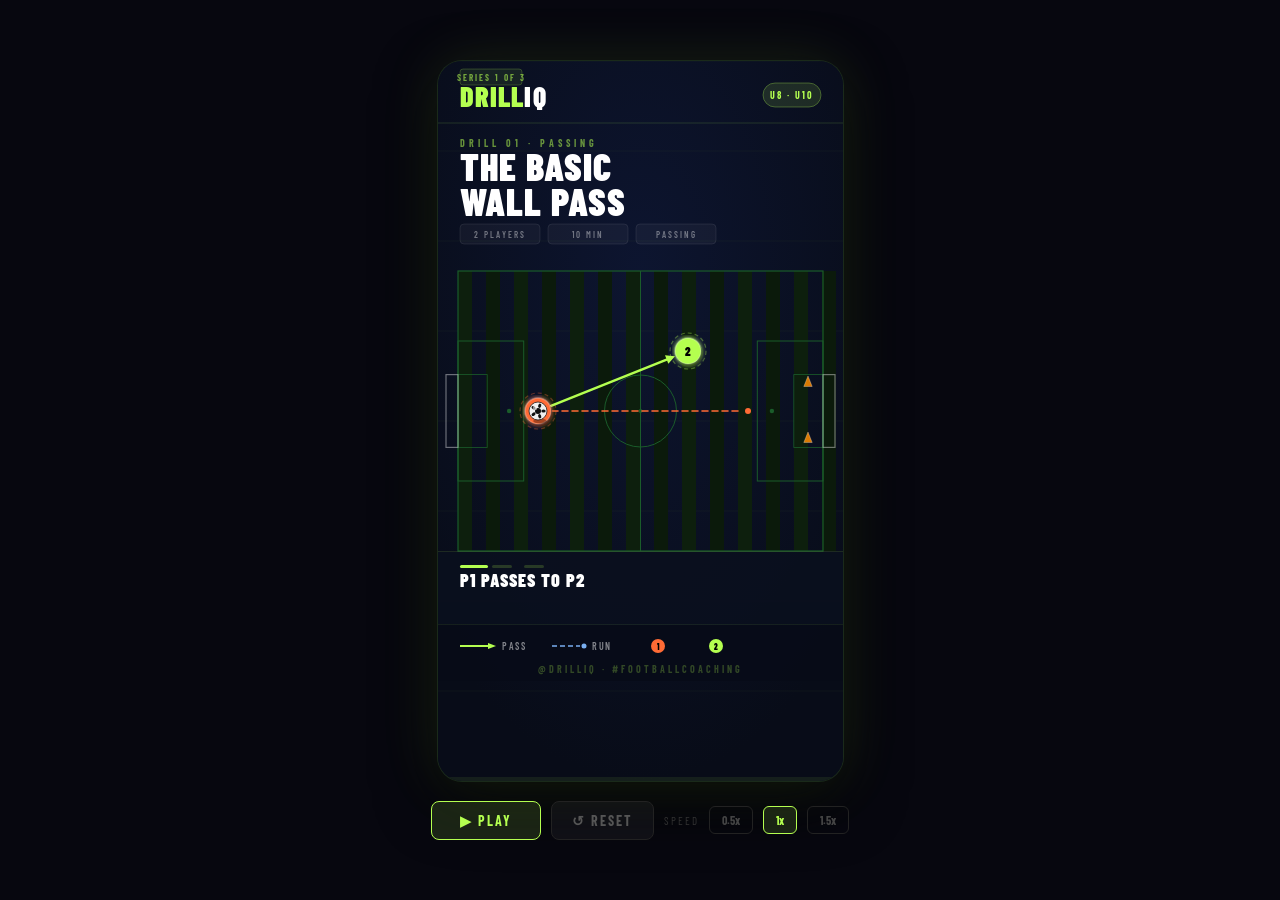
<file: drills/drill-01.html>
<!DOCTYPE html>
<html lang="en">
<head>
<meta charset="UTF-8">
<meta name="viewport" content="width=device-width,initial-scale=1">
<title>DrillIQ — 01 The Basic Wall Pass</title>
<link href="https://fonts.googleapis.com/css2?family=Barlow+Condensed:wght@700;800;900&display=swap" rel="stylesheet">
<link rel="stylesheet" href="../assets/style.css">
</head>
<body>
<div id="card"><svg id="mainSVG" width="405" height="720"></svg></div>
<div id="controls">
  <button class="btn-play" id="btnPlay">▶ PLAY</button>
  <button class="btn-reset" id="btnReset">↺ RESET</button>
  <span class="speed-label">SPEED</span>
  <button class="btn-speed" data-speed="0.5">0.5x</button>
  <button class="btn-speed active" data-speed="1">1x</button>
  <button class="btn-speed" data-speed="1.5">1.5x</button>
</div>
<script src="../assets/engine.js"></script>
<script>
runDrill({
  // ── Branding ──
  drillNum:    "01",
  drillCat:    "PASSING",
  title1:      "THE BASIC",
  title2:      "WALL PASS",
  meta:        ["2 PLAYERS", "10 MIN", "PASSING"],
  seriesLabel: "SERIES 1 OF 3",
  phaseDots:   3,
  goalThreshold: 0.87,

  // ── Players ──
  players: [
    { label:"1", color:"#FF6B35" },
    { label:"2", color:"#B4FF50" },
  ],

  // ── Start position rings (pitch coords, x:0-365, y:0-280) ──
  startPositions: [
    { x:80,  y:140 }, // P1
    { x:230, y:80  }, // P2
  ],

  // ── Cone gate flanking goal mouth ──
  coneGate: [
    { x:350, y:112 },
    { x:350, y:168 },
  ],

  // ── Ball start position ──
  startBall: { x:80, y:140 },

  // ── Phase states ──
  states: {
    phase0: {
      label: "P1 passes to P2",
      players: [ {x:80,y:140}, {x:230,y:80} ],
      ball: {x:80,y:140},
      arrows: [
        { from:0, to:1,                    dashed:false, color:"#B4FF50" },
        { from:0, to:{x:290,y:140},        dashed:true,  color:"#FF6B35" },
      ],
    },
    phase1: {
      label: "P2 returns first time",
      players: [ {x:185,y:140}, {x:230,y:80} ],
      ball: {x:230,y:80},
      arrows: [
        { from:1, to:{x:295,y:138},        dashed:false, color:"#FF6B35" },
        { from:0, to:{x:310,y:138},        dashed:true,  color:"#FF6B35" },
      ],
    },
    phase2: {
      label: "P1 runs onto it & shoots!",
      players: [ {x:310,y:138}, {x:255,y:90} ],
      ball: {x:310,y:138},
      arrows: [
        { from:0, to:{x:375,y:140},        dashed:false, color:"#FF6B35" },
      ],
    },
    phase3: {
      label: "GOAL!",
      players: [ {x:310,y:138}, {x:255,y:90} ],
      ball: {x:378,y:140},
      arrows: [],
    },
  },

  // ── Segments (move + pause duration in ms) ──
  segments: [
    { from:"phase0", to:"phase1", moveDuration:1600, pauseDuration:500 },
    { from:"phase1", to:"phase2", moveDuration:1600, pauseDuration:500 },
    { from:"phase2", to:"phase3", moveDuration:1100, pauseDuration:900 },
  ],
});
</script>
</body>
</html>
</file>
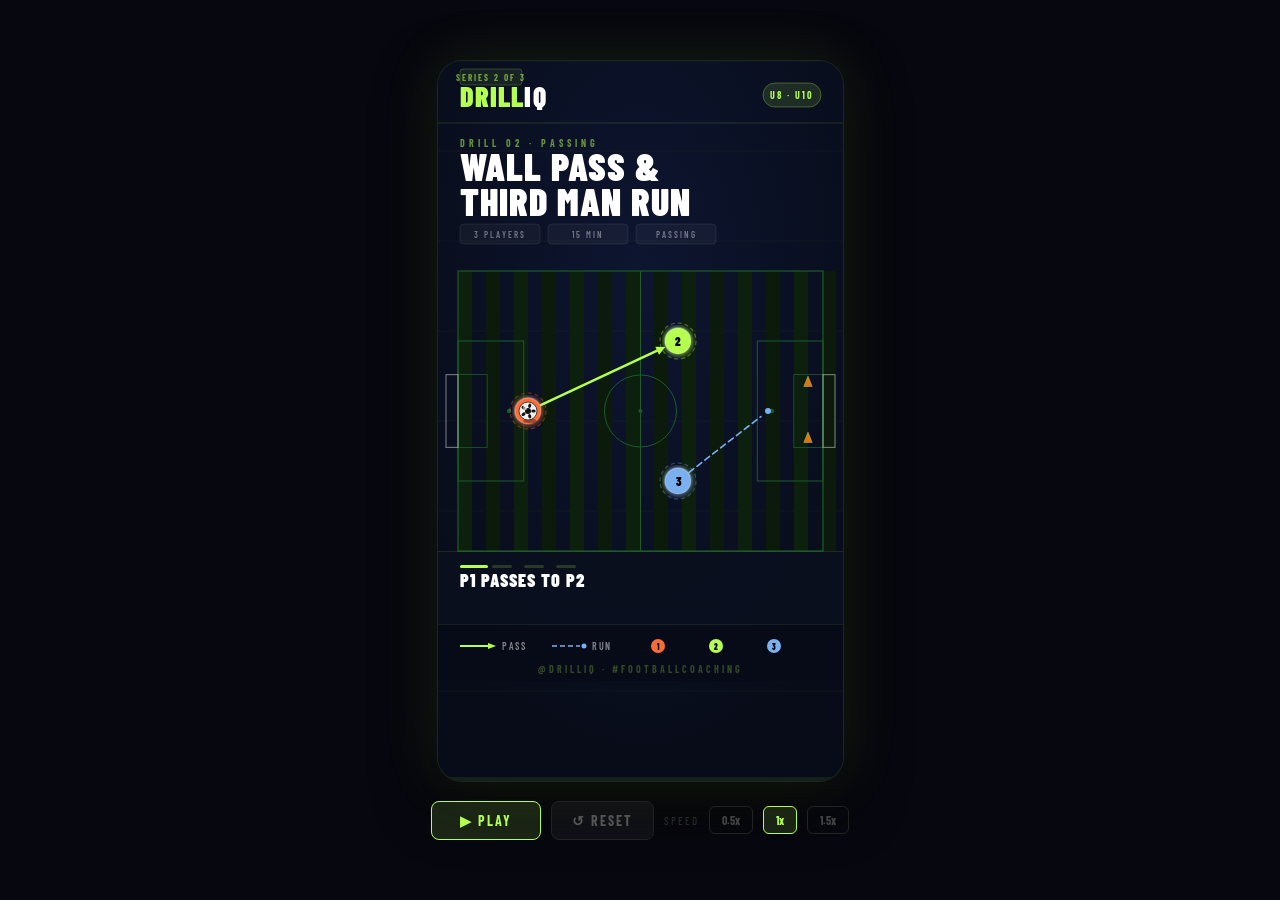
<file: drills/drill-02.html>
<!DOCTYPE html>
<html lang="en">
<head>
<meta charset="UTF-8">
<meta name="viewport" content="width=device-width,initial-scale=1">
<title>DrillIQ — 02 Wall Pass & Third Man Run</title>
<link href="https://fonts.googleapis.com/css2?family=Barlow+Condensed:wght@700;800;900&display=swap" rel="stylesheet">
<link rel="stylesheet" href="../assets/style.css">
</head>
<body>
<div id="card"><svg id="mainSVG" width="405" height="720"></svg></div>
<div id="controls">
  <button class="btn-play" id="btnPlay">▶ PLAY</button>
  <button class="btn-reset" id="btnReset">↺ RESET</button>
  <span class="speed-label">SPEED</span>
  <button class="btn-speed" data-speed="0.5">0.5x</button>
  <button class="btn-speed active" data-speed="1">1x</button>
  <button class="btn-speed" data-speed="1.5">1.5x</button>
</div>
<script src="../assets/engine.js"></script>
<script>
runDrill({
  // ── Branding ──
  drillNum:    "02",
  drillCat:    "PASSING",
  title1:      "WALL PASS &",
  title2:      "THIRD MAN RUN",
  meta:        ["3 PLAYERS", "15 MIN", "PASSING"],
  seriesLabel: "SERIES 2 OF 3",
  phaseDots:   4,
  goalThreshold: 0.85,

  // ── Players ──
  players: [
    { label:"1", color:"#FF6B35" },
    { label:"2", color:"#B4FF50" },
    { label:"3", color:"#7aaff0" },
  ],

  // ── Start position rings ──
  startPositions: [
    { x:70,  y:140 }, // P1
    { x:220, y:70  }, // P2
    { x:220, y:210 }, // P3
  ],

  // ── Cone gate ──
  coneGate: [
    { x:350, y:112 },
    { x:350, y:168 },
  ],

  // ── Ball start ──
  startBall: { x:70, y:140 },

  // ── Phase states ──
  states: {
    phase0: {
      label: "P1 passes to P2",
      players: [ {x:70,y:140}, {x:220,y:70}, {x:220,y:210} ],
      ball: {x:70,y:140},
      arrows: [
        { from:0, to:1,                    dashed:false, color:"#B4FF50" },
        { from:2, to:{x:310,y:140},        dashed:true,  color:"#7aaff0" },
      ],
    },
    phase1: {
      label: "P2 lays off to P3",
      players: [ {x:130,y:140}, {x:220,y:70}, {x:270,y:175} ],
      ball: {x:220,y:70},
      arrows: [
        { from:1, to:2,                    dashed:false, color:"#7aaff0" },
        { from:0, to:{x:300,y:110},        dashed:true,  color:"#FF6B35" },
      ],
    },
    phase2: {
      label: "P3 plays P1 through",
      players: [ {x:220,y:120}, {x:240,y:75}, {x:280,y:175} ],
      ball: {x:280,y:175},
      arrows: [
        { from:2, to:{x:330,y:115},        dashed:false, color:"#B4FF50" },
        { from:0, to:{x:335,y:108},        dashed:true,  color:"#FF6B35" },
      ],
    },
    phase3: {
      label: "P1 receives & shoots!",
      players: [ {x:330,y:110}, {x:295,y:85}, {x:305,y:175} ],
      ball: {x:330,y:110},
      arrows: [
        { from:0, to:{x:375,y:140},        dashed:false, color:"#FF6B35" },
      ],
    },
    phase4: {
      label: "GOAL!",
      players: [ {x:330,y:110}, {x:295,y:85}, {x:305,y:175} ],
      ball: {x:378,y:140},
      arrows: [],
    },
  },

  // ── Segments ──
  segments: [
    { from:"phase0", to:"phase1", moveDuration:1600, pauseDuration:500 },
    { from:"phase1", to:"phase2", moveDuration:1600, pauseDuration:500 },
    { from:"phase2", to:"phase3", moveDuration:1600, pauseDuration:500 },
    { from:"phase3", to:"phase4", moveDuration:1100, pauseDuration:900 },
  ],
});
</script>
</body>
</html>
</file>
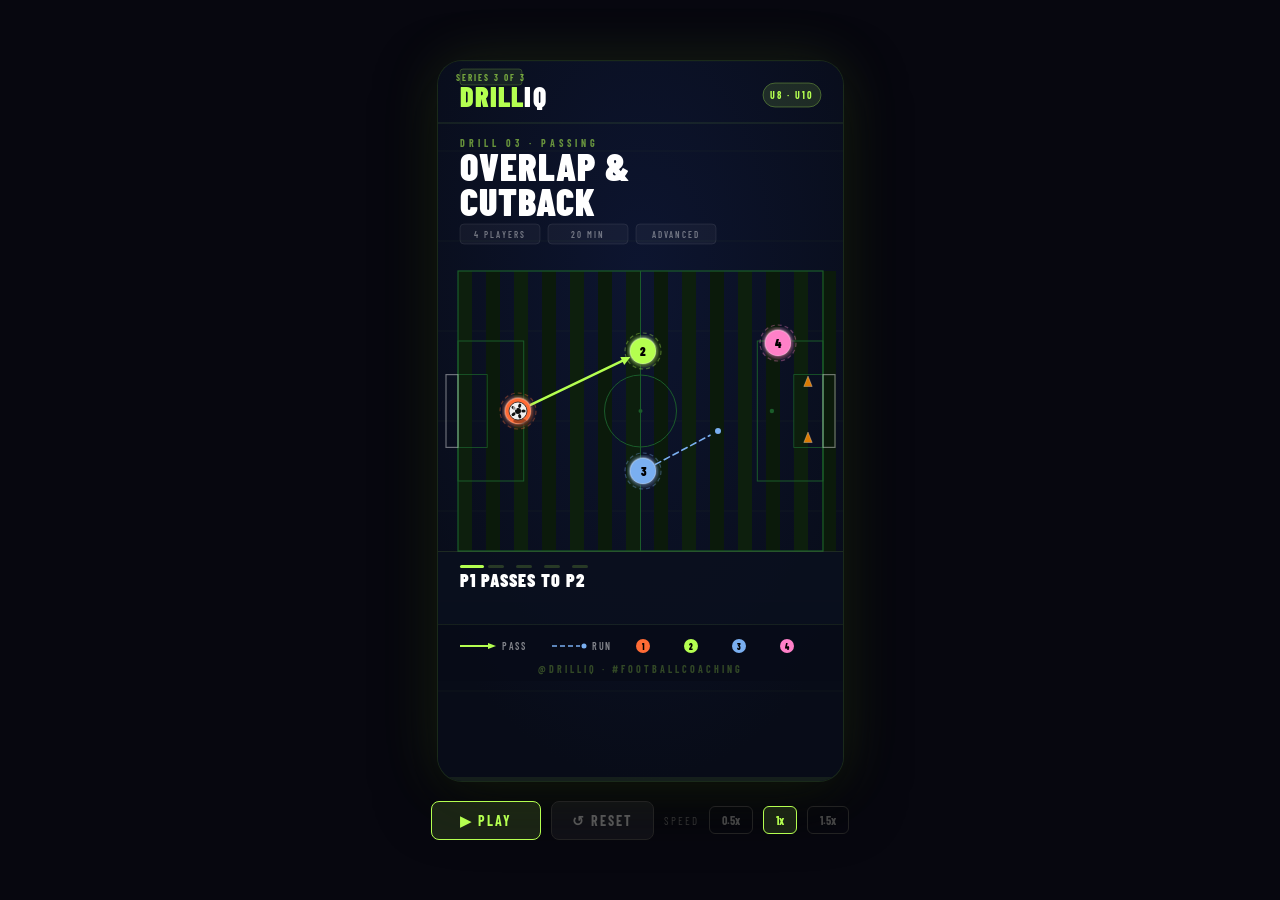
<file: drills/drill-03.html>
<!DOCTYPE html>
<html lang="en">
<head>
<meta charset="UTF-8">
<meta name="viewport" content="width=device-width,initial-scale=1">
<title>DrillIQ — 03 Overlap & Cutback</title>
<link href="https://fonts.googleapis.com/css2?family=Barlow+Condensed:wght@700;800;900&display=swap" rel="stylesheet">
<link rel="stylesheet" href="../assets/style.css">
</head>
<body>
<div id="card"><svg id="mainSVG" width="405" height="720"></svg></div>
<div id="controls">
  <button class="btn-play" id="btnPlay">▶ PLAY</button>
  <button class="btn-reset" id="btnReset">↺ RESET</button>
  <span class="speed-label">SPEED</span>
  <button class="btn-speed" data-speed="0.5">0.5x</button>
  <button class="btn-speed active" data-speed="1">1x</button>
  <button class="btn-speed" data-speed="1.5">1.5x</button>
</div>
<script src="../assets/engine.js"></script>
<script>
runDrill({
  // ── Branding ──
  drillNum:    "03",
  drillCat:    "PASSING",
  title1:      "OVERLAP &",
  title2:      "CUTBACK",
  meta:        ["4 PLAYERS", "20 MIN", "ADVANCED"],
  seriesLabel: "SERIES 3 OF 3",
  phaseDots:   5,
  goalThreshold: 0.90,

  // ── Players ──
  players: [
    { label:"1", color:"#FF6B35" },
    { label:"2", color:"#B4FF50" },
    { label:"3", color:"#7aaff0" },
    { label:"4", color:"#ff80c8" },
  ],

  // ── Start position rings ──
  startPositions: [
    { x:60,  y:140 }, // P1
    { x:185, y:80  }, // P2
    { x:185, y:200 }, // P3
    { x:320, y:72  }, // P4 wide top
  ],

  // ── Cone gate ──
  coneGate: [
    { x:350, y:112 },
    { x:350, y:168 },
  ],

  // ── Ball start ──
  startBall: { x:60, y:140 },

  // ── Phase states ──
  states: {
    phase0: {
      label: "P1 passes to P2",
      players: [ {x:60,y:140}, {x:185,y:80}, {x:185,y:200}, {x:320,y:72} ],
      ball: {x:60,y:140},
      arrows: [
        { from:0, to:1,                    dashed:false, color:"#B4FF50" },
        { from:2, to:{x:260,y:160},        dashed:true,  color:"#7aaff0" },
      ],
    },
    phase1: {
      label: "P2 lays off to P3",
      players: [ {x:110,y:140}, {x:185,y:80}, {x:235,y:175}, {x:320,y:72} ],
      ball: {x:185,y:80},
      arrows: [
        { from:1, to:2,                    dashed:false, color:"#7aaff0" },
        { from:3, to:{x:358,y:52},         dashed:true,  color:"#ff80c8" },
        { from:0, to:{x:275,y:130},        dashed:true,  color:"#FF6B35" },
      ],
    },
    phase2: {
      label: "P3 switches to P4 wide",
      players: [ {x:185,y:130}, {x:215,y:88}, {x:245,y:178}, {x:345,y:72} ],
      ball: {x:245,y:178},
      arrows: [
        { from:2, to:3,                    dashed:false, color:"#ff80c8" },
        { from:0, to:{x:308,y:140},        dashed:true,  color:"#FF6B35" },
      ],
    },
    phase3: {
      label: "P4 drives to byline",
      players: [ {x:290,y:138}, {x:260,y:95}, {x:268,y:188}, {x:358,y:52} ],
      ball: {x:358,y:52},
      arrows: [
        { from:3, to:{x:308,y:145},        dashed:false, color:"#ff80c8" },
        { from:0, to:{x:308,y:145},        dashed:true,  color:"#FF6B35" },
      ],
    },
    phase4: {
      label: "P1 taps in!",
      players: [ {x:308,y:145}, {x:272,y:98}, {x:275,y:195}, {x:358,y:52} ],
      ball: {x:308,y:145},
      arrows: [
        { from:0, to:{x:375,y:140},        dashed:false, color:"#FF6B35" },
      ],
    },
    phase5: {
      label: "GOAL!",
      players: [ {x:308,y:145}, {x:272,y:98}, {x:275,y:195}, {x:358,y:52} ],
      ball: {x:378,y:140},
      arrows: [],
    },
  },

  // ── Segments ──
  segments: [
    { from:"phase0", to:"phase1", moveDuration:1600, pauseDuration:500 },
    { from:"phase1", to:"phase2", moveDuration:1600, pauseDuration:500 },
    { from:"phase2", to:"phase3", moveDuration:1600, pauseDuration:500 },
    { from:"phase3", to:"phase4", moveDuration:1600, pauseDuration:500 },
    { from:"phase4", to:"phase5", moveDuration:1100, pauseDuration:900 },
  ],
});
</script>
</body>
</html>
</file>
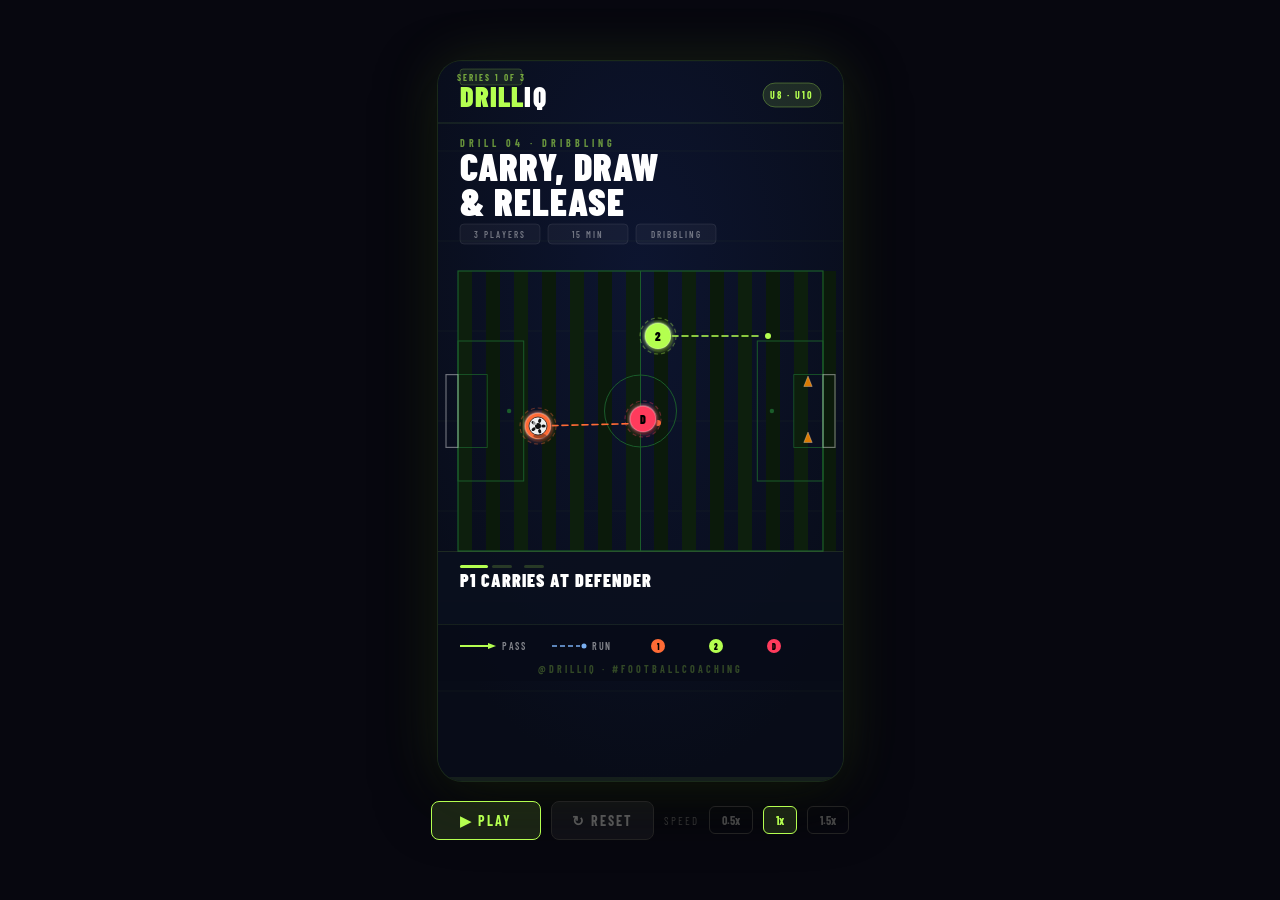
<file: drills/drill-04.html>
<!DOCTYPE html>
<html lang="en">
<head>
<meta charset="UTF-8">
<meta name="viewport" content="width=device-width,initial-scale=1">
<title>DrillIQ — 04 Carry, Draw & Release</title>
<link href="https://fonts.googleapis.com/css2?family=Barlow+Condensed:wght@700;800;900&display=swap" rel="stylesheet">
<link rel="stylesheet" href="../assets/style.css">
</head>
<body>
<div id="card"><svg id="mainSVG" width="405" height="720"></svg></div>
<div id="controls">
  <button class="btn-play" id="btnPlay">&#9654; PLAY</button>
  <button class="btn-reset" id="btnReset">&#8635; RESET</button>
  <span class="speed-label">SPEED</span>
  <button class="btn-speed" data-speed="0.5">0.5x</button>
  <button class="btn-speed active" data-speed="1">1x</button>
  <button class="btn-speed" data-speed="1.5">1.5x</button>
</div>
<script src="../assets/engine.js"></script>
<script>
runDrill({
  drillNum:"04", drillCat:"DRIBBLING", title1:"CARRY, DRAW", title2:"& RELEASE",
  meta:["3 PLAYERS","15 MIN","DRIBBLING"], seriesLabel:"SERIES 1 OF 3",
  phaseDots:3, goalThreshold:0.87,
  players:[{label:"1",color:"#FF6B35"},{label:"2",color:"#B4FF50"},{label:"D",color:"#FF3B5C"}],
  startPositions:[{x:80,y:155},{x:200,y:65},{x:185,y:148}],
  coneGate:[{x:350,y:112},{x:350,y:168}],
  startBall:{x:80,y:155},
  states:{
    phase0:{label:"P1 carries at defender",players:[{x:80,y:155},{x:200,y:65},{x:185,y:148}],ball:{x:80,y:155},
      arrows:[{from:0,to:{x:200,y:152},dashed:true,color:"#FF6B35"},{from:1,to:{x:310,y:65},dashed:true,color:"#B4FF50"}]},
    phase1:{label:"Defender commits — release!",players:[{x:195,y:152},{x:270,y:65},{x:218,y:150}],ball:{x:195,y:152},
      arrows:[{from:0,to:1,dashed:false,color:"#B4FF50"},{from:1,to:{x:320,y:65},dashed:true,color:"#B4FF50"}]},
    phase2:{label:"P2 in space — shoots!",players:[{x:225,y:152},{x:318,y:67},{x:245,y:150}],ball:{x:318,y:67},
      arrows:[{from:1,to:{x:375,y:140},dashed:false,color:"#B4FF50"}]},
    phase3:{label:"GOAL!",players:[{x:225,y:152},{x:318,y:67},{x:245,y:150}],ball:{x:378,y:140},arrows:[]},
  },
  segments:[
    {from:"phase0",to:"phase1",moveDuration:1800,pauseDuration:500},
    {from:"phase1",to:"phase2",moveDuration:1500,pauseDuration:500},
    {from:"phase2",to:"phase3",moveDuration:1000,pauseDuration:900},
  ],
});
</script>
</body>
</html>
</file>
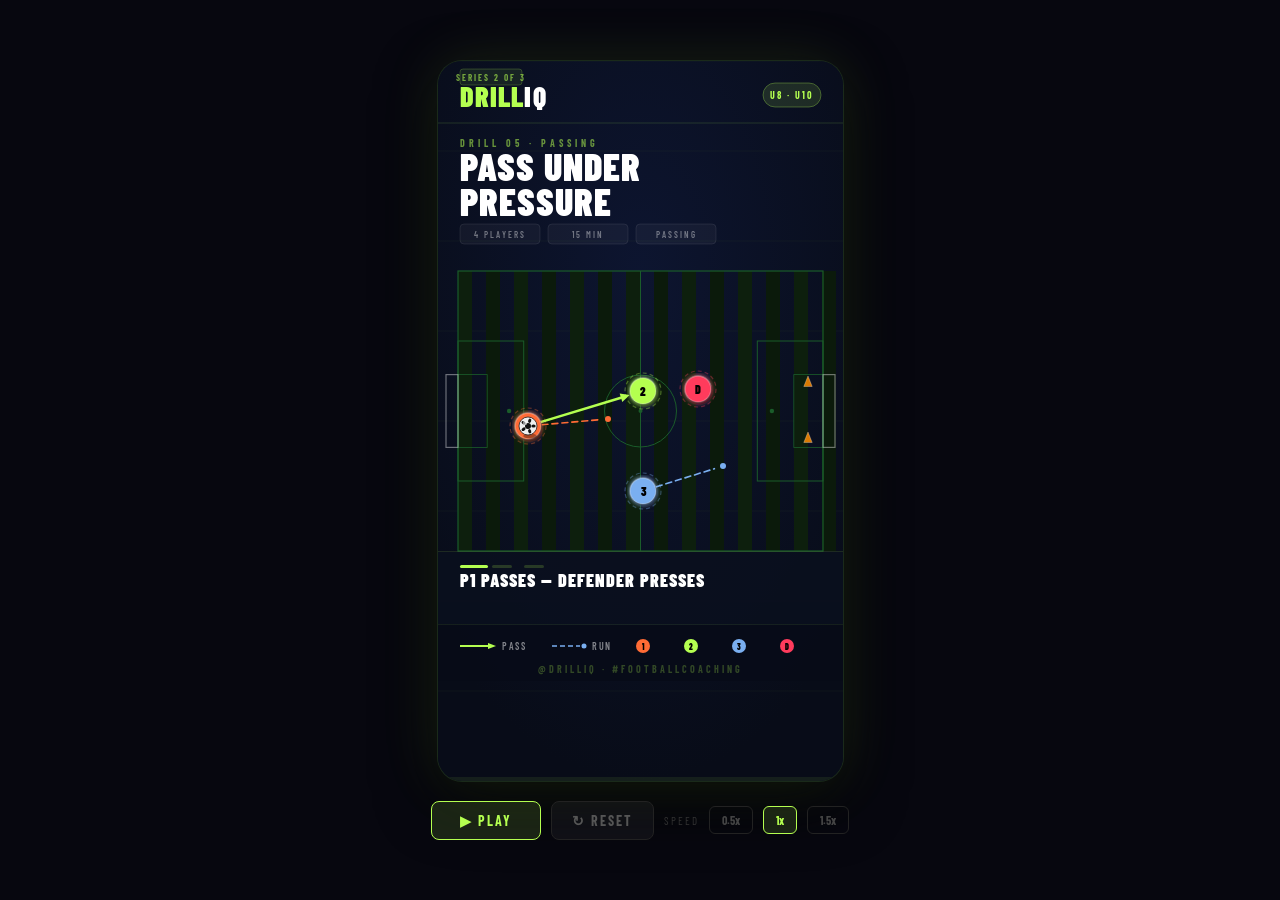
<file: drills/drill-05.html>
<!DOCTYPE html>
<html lang="en">
<head>
<meta charset="UTF-8">
<meta name="viewport" content="width=device-width,initial-scale=1">
<title>DrillIQ — 05 Pass Under Pressure</title>
<link href="https://fonts.googleapis.com/css2?family=Barlow+Condensed:wght@700;800;900&display=swap" rel="stylesheet">
<link rel="stylesheet" href="../assets/style.css">
</head>
<body>
<div id="card"><svg id="mainSVG" width="405" height="720"></svg></div>
<div id="controls">
  <button class="btn-play" id="btnPlay">&#9654; PLAY</button>
  <button class="btn-reset" id="btnReset">&#8635; RESET</button>
  <span class="speed-label">SPEED</span>
  <button class="btn-speed" data-speed="0.5">0.5x</button>
  <button class="btn-speed active" data-speed="1">1x</button>
  <button class="btn-speed" data-speed="1.5">1.5x</button>
</div>
<script src="../assets/engine.js"></script>
<script>
runDrill({
  drillNum:"05", drillCat:"PASSING", title1:"PASS UNDER", title2:"PRESSURE",
  meta:["4 PLAYERS","15 MIN","PASSING"], seriesLabel:"SERIES 2 OF 3",
  phaseDots:3, goalThreshold:0.87,
  players:[{label:"1",color:"#FF6B35"},{label:"2",color:"#B4FF50"},{label:"3",color:"#7aaff0"},{label:"D",color:"#FF3B5C"}],
  startPositions:[{x:70,y:155},{x:185,y:120},{x:185,y:220},{x:240,y:118}],
  coneGate:[{x:350,y:112},{x:350,y:168}],
  startBall:{x:70,y:155},
  states:{
    phase0:{label:"P1 passes — defender presses",players:[{x:70,y:155},{x:185,y:120},{x:185,y:220},{x:240,y:118}],ball:{x:70,y:155},
      arrows:[{from:0,to:1,dashed:false,color:"#B4FF50"},{from:2,to:{x:265,y:195},dashed:true,color:"#7aaff0"},{from:0,to:{x:150,y:148},dashed:true,color:"#FF6B35"}]},
    phase1:{label:"P2 one-touch to P3!",players:[{x:145,y:148},{x:185,y:120},{x:265,y:195},{x:210,y:120}],ball:{x:185,y:120},
      arrows:[{from:1,to:2,dashed:false,color:"#7aaff0"},{from:2,to:{x:315,y:185},dashed:true,color:"#7aaff0"}]},
    phase2:{label:"P3 wide & free — shoots!",players:[{x:200,y:145},{x:205,y:122},{x:315,y:185},{x:232,y:123}],ball:{x:315,y:185},
      arrows:[{from:2,to:{x:375,y:140},dashed:false,color:"#7aaff0"}]},
    phase3:{label:"GOAL!",players:[{x:200,y:145},{x:205,y:122},{x:315,y:185},{x:232,y:123}],ball:{x:378,y:140},arrows:[]},
  },
  segments:[
    {from:"phase0",to:"phase1",moveDuration:1600,pauseDuration:500},
    {from:"phase1",to:"phase2",moveDuration:1600,pauseDuration:500},
    {from:"phase2",to:"phase3",moveDuration:1000,pauseDuration:900},
  ],
});
</script>
</body>
</html>
</file>
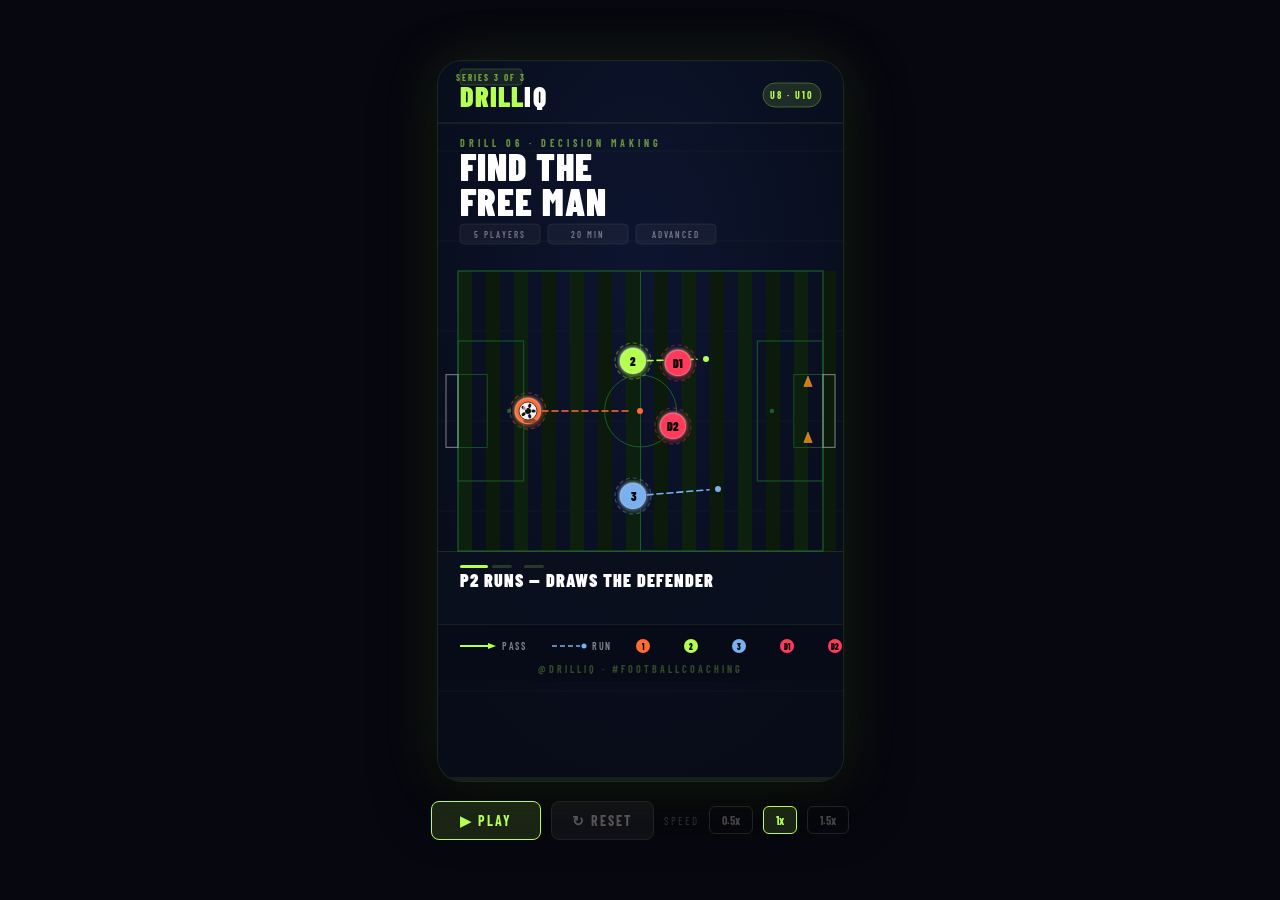
<file: drills/drill-06.html>
<!DOCTYPE html>
<html lang="en">
<head>
<meta charset="UTF-8">
<meta name="viewport" content="width=device-width,initial-scale=1">
<title>DrillIQ — 06 Find the Free Man</title>
<link href="https://fonts.googleapis.com/css2?family=Barlow+Condensed:wght@700;800;900&display=swap" rel="stylesheet">
<link rel="stylesheet" href="../assets/style.css">
</head>
<body>
<div id="card"><svg id="mainSVG" width="405" height="720"></svg></div>
<div id="controls">
  <button class="btn-play" id="btnPlay">&#9654; PLAY</button>
  <button class="btn-reset" id="btnReset">&#8635; RESET</button>
  <span class="speed-label">SPEED</span>
  <button class="btn-speed" data-speed="0.5">0.5x</button>
  <button class="btn-speed active" data-speed="1">1x</button>
  <button class="btn-speed" data-speed="1.5">1.5x</button>
</div>
<script src="../assets/engine.js"></script>
<script>
runDrill({
  drillNum:"06", drillCat:"DECISION MAKING", title1:"FIND THE", title2:"FREE MAN",
  meta:["5 PLAYERS","20 MIN","ADVANCED"], seriesLabel:"SERIES 3 OF 3",
  phaseDots:3, goalThreshold:0.87,
  players:[{label:"1",color:"#FF6B35"},{label:"2",color:"#B4FF50"},{label:"3",color:"#7aaff0"},{label:"D1",color:"#FF3B5C"},{label:"D2",color:"#FF3B5C"}],
  startPositions:[{x:70,y:140},{x:175,y:90},{x:175,y:225},{x:220,y:92},{x:215,y:155}],
  coneGate:[{x:350,y:112},{x:350,y:168}],
  startBall:{x:70,y:140},
  states:{
    phase0:{label:"P2 runs — draws the defender",players:[{x:70,y:140},{x:175,y:90},{x:175,y:225},{x:220,y:92},{x:215,y:155}],ball:{x:70,y:140},
      arrows:[{from:1,to:{x:248,y:88},dashed:true,color:"#B4FF50"},{from:2,to:{x:260,y:218},dashed:true,color:"#7aaff0"},{from:0,to:{x:182,y:140},dashed:true,color:"#FF6B35"}]},
    phase1:{label:"D2 ball-watches — P3 is free!",players:[{x:180,y:140},{x:245,y:88},{x:260,y:218},{x:248,y:90},{x:228,y:150}],ball:{x:180,y:140},
      arrows:[{from:0,to:2,dashed:false,color:"#7aaff0"},{from:2,to:{x:315,y:210},dashed:true,color:"#7aaff0"}]},
    phase2:{label:"P3 wide & free — shoots!",players:[{x:210,y:140},{x:268,y:88},{x:315,y:210},{x:268,y:92},{x:248,y:152}],ball:{x:315,y:210},
      arrows:[{from:2,to:{x:375,y:140},dashed:false,color:"#7aaff0"}]},
    phase3:{label:"GOAL!",players:[{x:210,y:140},{x:268,y:88},{x:315,y:210},{x:268,y:92},{x:248,y:152}],ball:{x:378,y:140},arrows:[]},
  },
  segments:[
    {from:"phase0",to:"phase1",moveDuration:1800,pauseDuration:500},
    {from:"phase1",to:"phase2",moveDuration:1500,pauseDuration:500},
    {from:"phase2",to:"phase3",moveDuration:1000,pauseDuration:900},
  ],
});
</script>
</body>
</html>
</file>
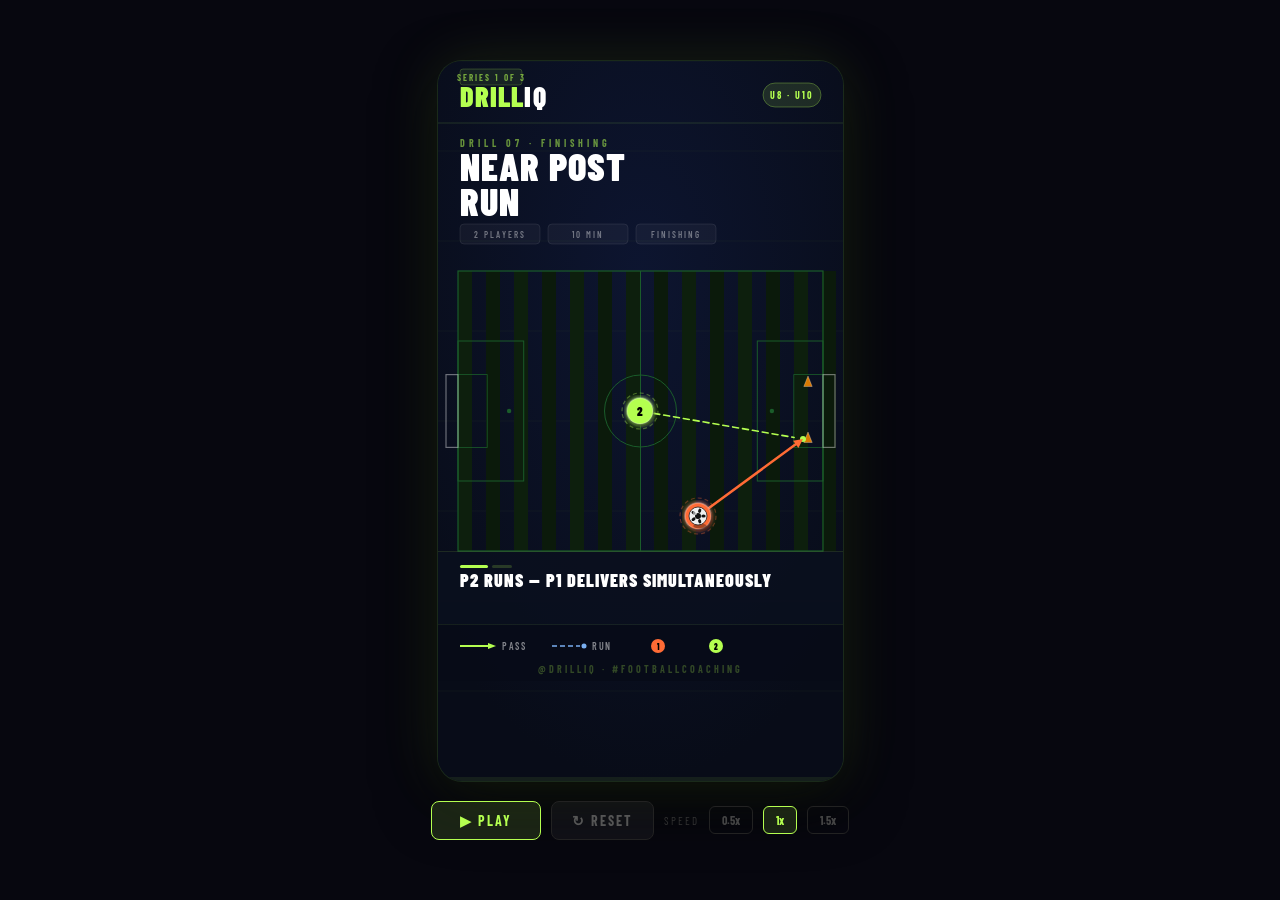
<file: drills/drill-07.html>
<!DOCTYPE html>
<html lang="en">
<head>
<meta charset="UTF-8">
<meta name="viewport" content="width=device-width,initial-scale=1">
<title>DrillIQ — 07 Near Post Run</title>
<link href="https://fonts.googleapis.com/css2?family=Barlow+Condensed:wght@700;800;900&display=swap" rel="stylesheet">
<link rel="stylesheet" href="../assets/style.css">
</head>
<body>
<div id="card"><svg id="mainSVG" width="405" height="720"></svg></div>
<div id="controls">
  <button class="btn-play" id="btnPlay">&#9654; PLAY</button>
  <button class="btn-reset" id="btnReset">&#8635; RESET</button>
  <span class="speed-label">SPEED</span>
  <button class="btn-speed" data-speed="0.5">0.5x</button>
  <button class="btn-speed active" data-speed="1">1x</button>
  <button class="btn-speed" data-speed="1.5">1.5x</button>
</div>
<script src="../assets/engine.js"></script>
<script>
runDrill({
  drillNum:"07", drillCat:"FINISHING", title1:"NEAR POST", title2:"RUN",
  meta:["2 PLAYERS","10 MIN","FINISHING"], seriesLabel:"SERIES 1 OF 3",
  phaseDots:2, goalThreshold:0.87,
  players:[{label:"1",color:"#FF6B35"},{label:"2",color:"#B4FF50"}],
  startPositions:[{x:240,y:245},{x:182,y:140}],
  coneGate:[{x:350,y:112},{x:350,y:168}],
  startBall:{x:240,y:245},
  states:{
    phase0:{label:"P2 runs — P1 delivers simultaneously",players:[{x:240,y:245},{x:182,y:140}],ball:{x:240,y:245},
      arrows:[{from:1,to:{x:345,y:168},dashed:true,color:"#B4FF50"},{from:0,to:{x:345,y:168},dashed:false,color:"#FF6B35"}]},
    phase1:{label:"P2 & ball arrive together — finish!",players:[{x:240,y:245},{x:345,y:168}],ball:{x:345,y:168},
      arrows:[{from:1,to:{x:375,y:155},dashed:false,color:"#B4FF50"}]},
    phase2:{label:"GOAL!",players:[{x:240,y:245},{x:345,y:168}],ball:{x:378,y:155},arrows:[]},
  },
  segments:[
    {from:"phase0",to:"phase1",moveDuration:1800,pauseDuration:500},
    {from:"phase1",to:"phase2",moveDuration:1000,pauseDuration:900},
  ],
});
</script>
</body>
</html>
</file>
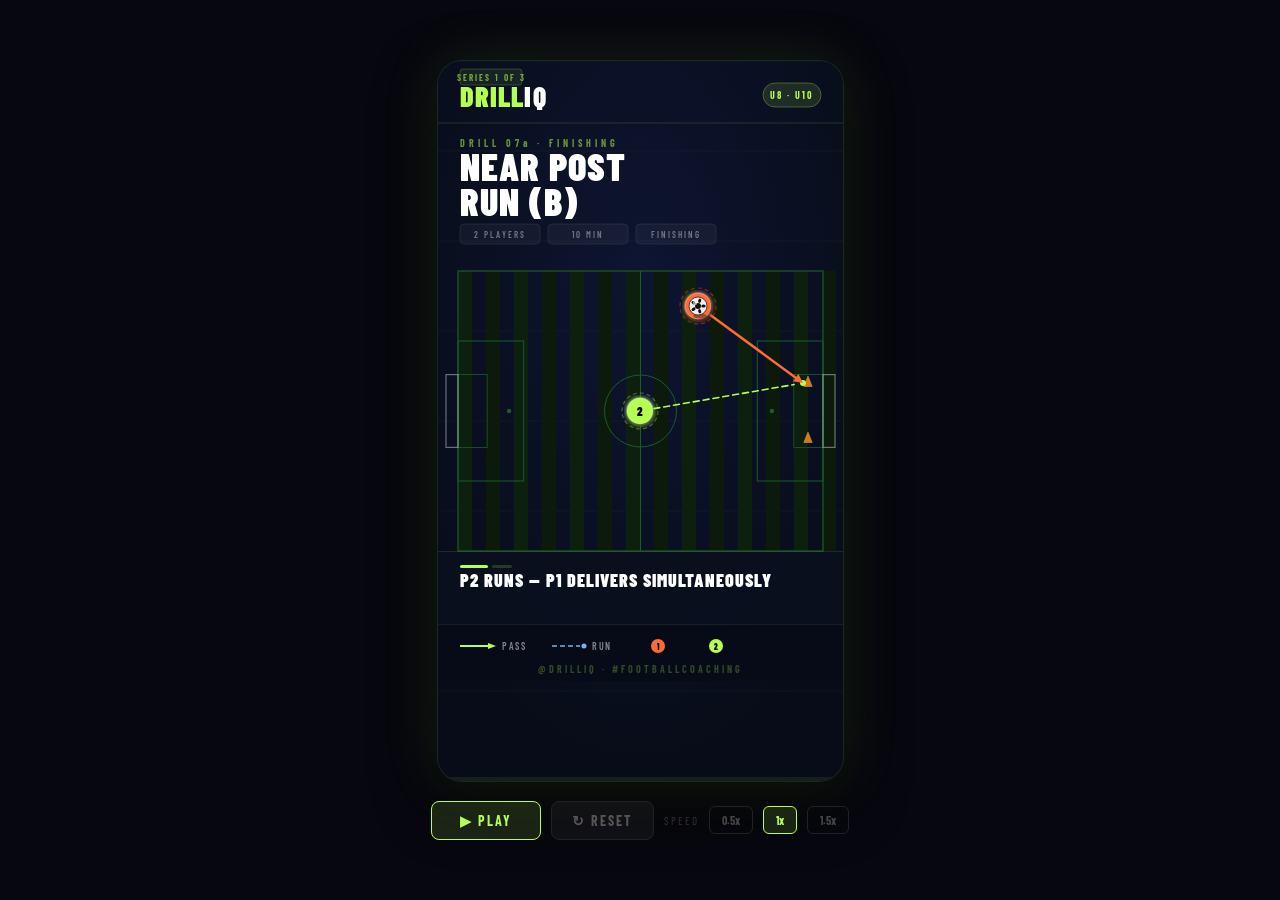
<file: drills/drill-07a.html>
<!DOCTYPE html>
<html lang="en">
<head>
<meta charset="UTF-8">
<meta name="viewport" content="width=device-width,initial-scale=1">
<title>DrillIQ — 07a Near Post Run Other Side</title>
<link href="https://fonts.googleapis.com/css2?family=Barlow+Condensed:wght@700;800;900&display=swap" rel="stylesheet">
<link rel="stylesheet" href="../assets/style.css">
</head>
<body>
<div id="card"><svg id="mainSVG" width="405" height="720"></svg></div>
<div id="controls">
  <button class="btn-play" id="btnPlay">&#9654; PLAY</button>
  <button class="btn-reset" id="btnReset">&#8635; RESET</button>
  <span class="speed-label">SPEED</span>
  <button class="btn-speed" data-speed="0.5">0.5x</button>
  <button class="btn-speed active" data-speed="1">1x</button>
  <button class="btn-speed" data-speed="1.5">1.5x</button>
</div>
<script src="../assets/engine.js"></script>
<script>
runDrill({
  drillNum:"07a", drillCat:"FINISHING", title1:"NEAR POST", title2:"RUN (B)",
  meta:["2 PLAYERS","10 MIN","FINISHING"], seriesLabel:"SERIES 1 OF 3",
  phaseDots:2, goalThreshold:0.87,
  players:[{label:"1",color:"#FF6B35"},{label:"2",color:"#B4FF50"}],
  startPositions:[{x:240,y:35},{x:182,y:140}],
  coneGate:[{x:350,y:112},{x:350,y:168}],
  startBall:{x:240,y:35},
  states:{
    phase0:{label:"P2 runs — P1 delivers simultaneously",players:[{x:240,y:35},{x:182,y:140}],ball:{x:240,y:35},
      arrows:[{from:1,to:{x:345,y:112},dashed:true,color:"#B4FF50"},{from:0,to:{x:345,y:112},dashed:false,color:"#FF6B35"}]},
    phase1:{label:"P2 & ball arrive together — finish!",players:[{x:240,y:35},{x:345,y:112}],ball:{x:345,y:112},
      arrows:[{from:1,to:{x:375,y:125},dashed:false,color:"#B4FF50"}]},
    phase2:{label:"GOAL!",players:[{x:240,y:35},{x:345,y:112}],ball:{x:378,y:125},arrows:[]},
  },
  segments:[
    {from:"phase0",to:"phase1",moveDuration:1800,pauseDuration:500},
    {from:"phase1",to:"phase2",moveDuration:1000,pauseDuration:900},
  ],
});
</script>
</body>
</html>
</file>
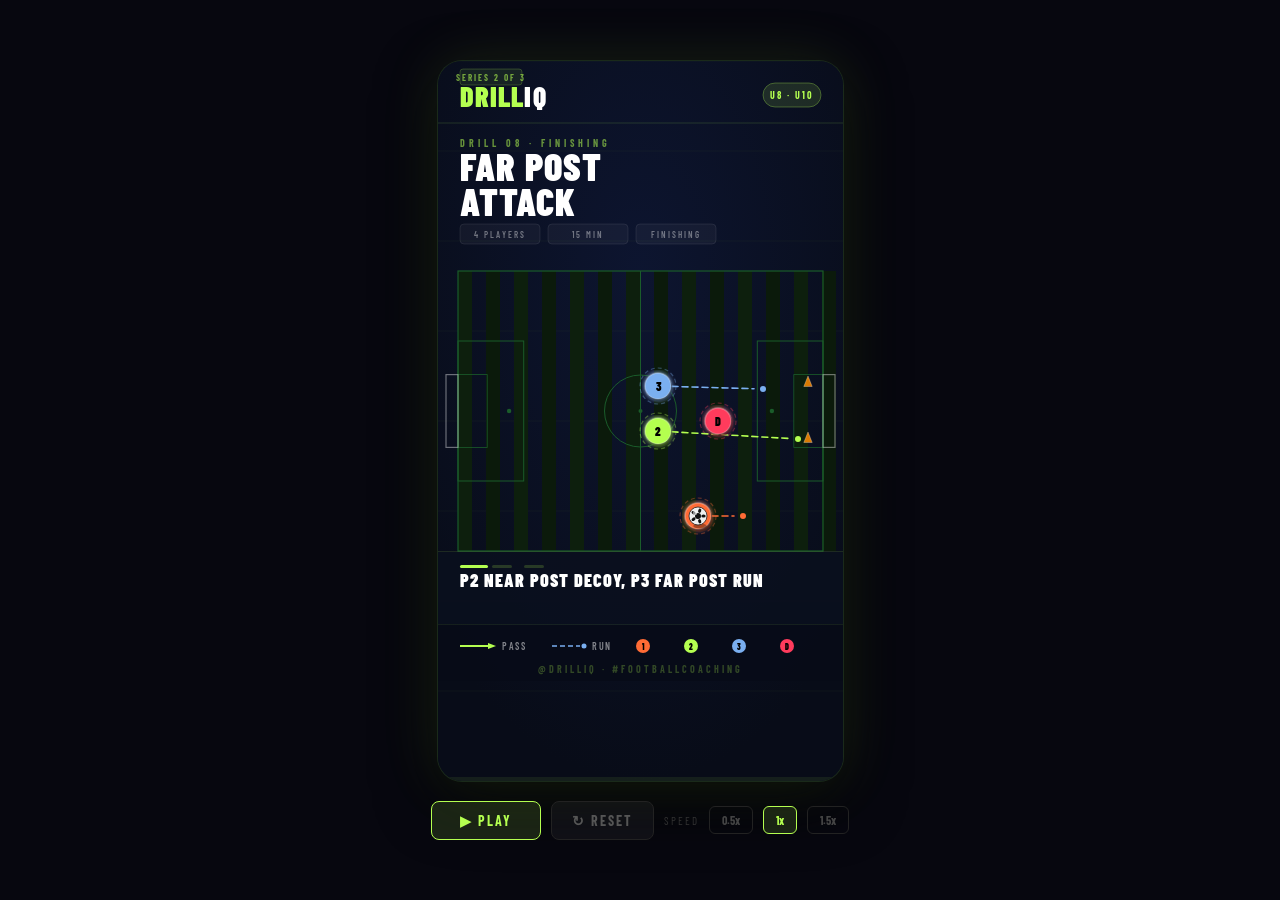
<file: drills/drill-08.html>
<!DOCTYPE html>
<html lang="en">
<head>
<meta charset="UTF-8">
<meta name="viewport" content="width=device-width,initial-scale=1">
<title>DrillIQ — 08 Far Post Attack</title>
<link href="https://fonts.googleapis.com/css2?family=Barlow+Condensed:wght@700;800;900&display=swap" rel="stylesheet">
<link rel="stylesheet" href="../assets/style.css">
</head>
<body>
<div id="card"><svg id="mainSVG" width="405" height="720"></svg></div>
<div id="controls">
  <button class="btn-play" id="btnPlay">&#9654; PLAY</button>
  <button class="btn-reset" id="btnReset">&#8635; RESET</button>
  <span class="speed-label">SPEED</span>
  <button class="btn-speed" data-speed="0.5">0.5x</button>
  <button class="btn-speed active" data-speed="1">1x</button>
  <button class="btn-speed" data-speed="1.5">1.5x</button>
</div>
<script src="../assets/engine.js"></script>
<script>
runDrill({
  drillNum:"08", drillCat:"FINISHING", title1:"FAR POST", title2:"ATTACK",
  meta:["4 PLAYERS","15 MIN","FINISHING"], seriesLabel:"SERIES 2 OF 3",
  phaseDots:3, goalThreshold:0.87,
  players:[{label:"1",color:"#FF6B35"},{label:"2",color:"#B4FF50"},{label:"3",color:"#7aaff0"},{label:"D",color:"#FF3B5C"}],
  startPositions:[{x:240,y:245},{x:200,y:160},{x:200,y:115},{x:260,y:150}],
  coneGate:[{x:350,y:112},{x:350,y:168}],
  startBall:{x:240,y:245},
  states:{
    phase0:{label:"P2 near post decoy, P3 far post run",players:[{x:240,y:245},{x:200,y:160},{x:200,y:115},{x:260,y:150}],ball:{x:240,y:245},
      arrows:[{from:1,to:{x:340,y:168},dashed:true,color:"#B4FF50"},{from:2,to:{x:305,y:118},dashed:true,color:"#7aaff0"},{from:0,to:{x:285,y:245},dashed:true,color:"#FF6B35"}]},
    phase1:{label:"D tracks P2 — P3 is free!",players:[{x:285,y:245},{x:340,y:168},{x:305,y:118},{x:340,y:172}],ball:{x:285,y:245},
      arrows:[{from:0,to:2,dashed:false,color:"#7aaff0"},{from:2,to:{x:345,y:115},dashed:true,color:"#7aaff0"}]},
    phase2:{label:"P3 finishes at far post!",players:[{x:285,y:245},{x:342,y:168},{x:345,y:115},{x:342,y:172}],ball:{x:345,y:115},
      arrows:[{from:2,to:{x:375,y:128},dashed:false,color:"#7aaff0"}]},
    phase3:{label:"GOAL!",players:[{x:285,y:245},{x:342,y:168},{x:345,y:115},{x:342,y:172}],ball:{x:378,y:128},arrows:[]},
  },
  segments:[
    {from:"phase0",to:"phase1",moveDuration:1800,pauseDuration:500},
    {from:"phase1",to:"phase2",moveDuration:1500,pauseDuration:500},
    {from:"phase2",to:"phase3",moveDuration:1000,pauseDuration:900},
  ],
});
</script>
</body>
</html>
</file>
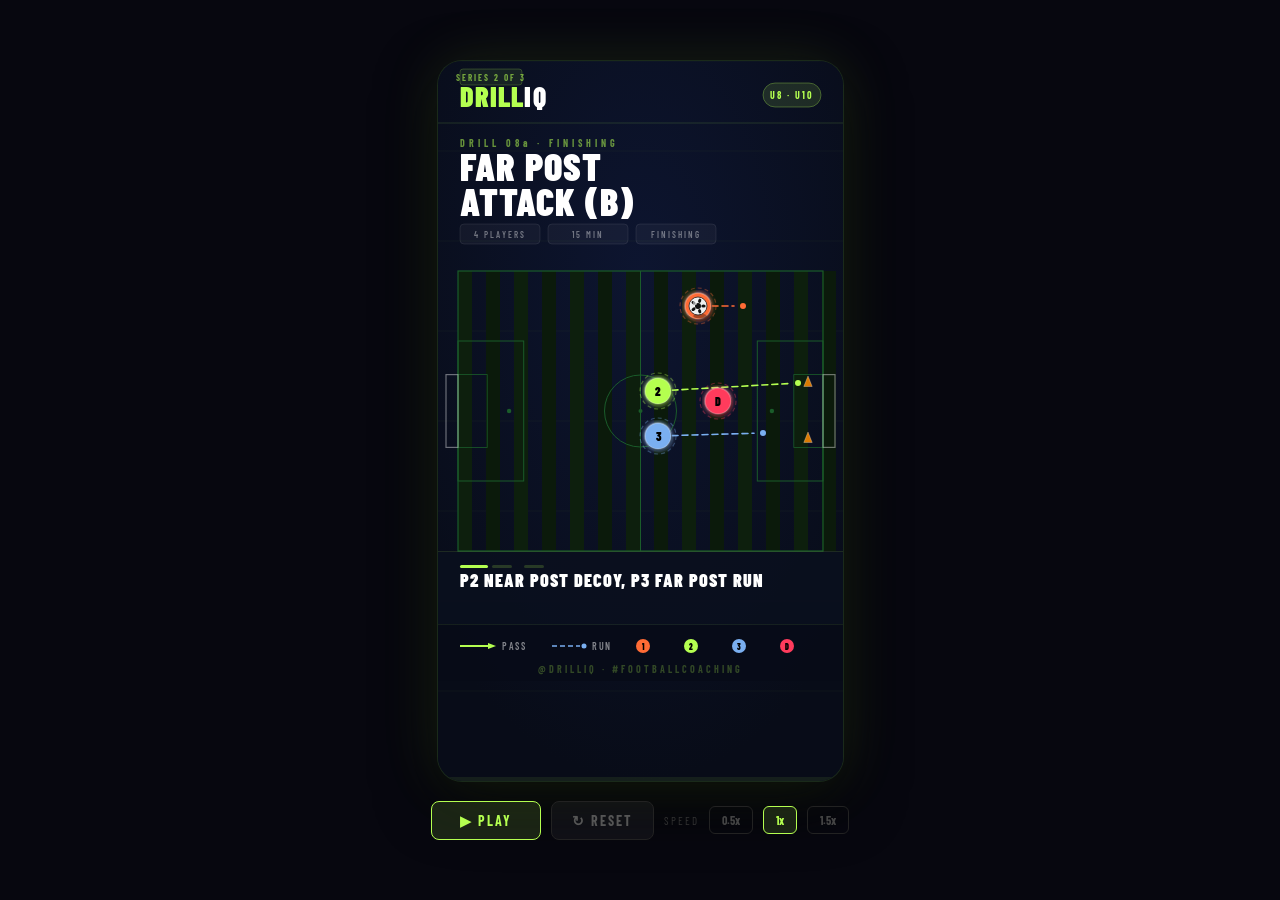
<file: drills/drill-08a.html>
<!DOCTYPE html>
<html lang="en">
<head>
<meta charset="UTF-8">
<meta name="viewport" content="width=device-width,initial-scale=1">
<title>DrillIQ — 08a Far Post Attack Other Side</title>
<link href="https://fonts.googleapis.com/css2?family=Barlow+Condensed:wght@700;800;900&display=swap" rel="stylesheet">
<link rel="stylesheet" href="../assets/style.css">
</head>
<body>
<div id="card"><svg id="mainSVG" width="405" height="720"></svg></div>
<div id="controls">
  <button class="btn-play" id="btnPlay">&#9654; PLAY</button>
  <button class="btn-reset" id="btnReset">&#8635; RESET</button>
  <span class="speed-label">SPEED</span>
  <button class="btn-speed" data-speed="0.5">0.5x</button>
  <button class="btn-speed active" data-speed="1">1x</button>
  <button class="btn-speed" data-speed="1.5">1.5x</button>
</div>
<script src="../assets/engine.js"></script>
<script>
runDrill({
  drillNum:"08a", drillCat:"FINISHING", title1:"FAR POST", title2:"ATTACK (B)",
  meta:["4 PLAYERS","15 MIN","FINISHING"], seriesLabel:"SERIES 2 OF 3",
  phaseDots:3, goalThreshold:0.87,
  players:[{label:"1",color:"#FF6B35"},{label:"2",color:"#B4FF50"},{label:"3",color:"#7aaff0"},{label:"D",color:"#FF3B5C"}],
  startPositions:[{x:240,y:35},{x:200,y:120},{x:200,y:165},{x:260,y:130}],
  coneGate:[{x:350,y:112},{x:350,y:168}],
  startBall:{x:240,y:35},
  states:{
    phase0:{label:"P2 near post decoy, P3 far post run",players:[{x:240,y:35},{x:200,y:120},{x:200,y:165},{x:260,y:130}],ball:{x:240,y:35},
      arrows:[{from:1,to:{x:340,y:112},dashed:true,color:"#B4FF50"},{from:2,to:{x:305,y:162},dashed:true,color:"#7aaff0"},{from:0,to:{x:285,y:35},dashed:true,color:"#FF6B35"}]},
    phase1:{label:"D tracks P2 — P3 is free!",players:[{x:285,y:35},{x:340,y:112},{x:305,y:162},{x:340,y:108}],ball:{x:285,y:35},
      arrows:[{from:0,to:2,dashed:false,color:"#7aaff0"},{from:2,to:{x:345,y:165},dashed:true,color:"#7aaff0"}]},
    phase2:{label:"P3 finishes at far post!",players:[{x:285,y:35},{x:342,y:112},{x:345,y:165},{x:342,y:108}],ball:{x:345,y:165},
      arrows:[{from:2,to:{x:375,y:152},dashed:false,color:"#7aaff0"}]},
    phase3:{label:"GOAL!",players:[{x:285,y:35},{x:342,y:112},{x:345,y:165},{x:342,y:108}],ball:{x:378,y:152},arrows:[]},
  },
  segments:[
    {from:"phase0",to:"phase1",moveDuration:1800,pauseDuration:500},
    {from:"phase1",to:"phase2",moveDuration:1500,pauseDuration:500},
    {from:"phase2",to:"phase3",moveDuration:1000,pauseDuration:900},
  ],
});
</script>
</body>
</html>
</file>
<file: assets/style.css>
/* DrillIQ — shared styles */
*{margin:0;padding:0;box-sizing:border-box;}
body{
  background:#07070f;
  min-height:100vh;
  display:flex;
  flex-direction:column;
  align-items:center;
  justify-content:center;
  padding:24px 16px;
  font-family:'Barlow Condensed',sans-serif;
}
#card{
  width:405px;
  background:#0a0f1e;
  border-radius:24px;
  overflow:hidden;
  box-shadow:0 0 0 1px #1a2a1a, 0 0 60px rgba(180,255,80,0.12), 0 20px 60px rgba(0,0,0,0.8);
}
svg{display:block;}
#controls{
  display:flex;
  gap:10px;
  margin-top:20px;
  align-items:center;
}
.btn-play{
  background:rgba(180,255,80,0.12);
  border:1px solid #B4FF50;
  color:#B4FF50;
  border-radius:8px;
  padding:10px 28px;
  font-size:14px;
  font-family:'Barlow Condensed',sans-serif;
  letter-spacing:2px;
  cursor:pointer;
  text-transform:uppercase;
  font-weight:700;
  transition:all .15s;
}
.btn-play.paused{
  background:rgba(255,107,53,0.15);
  border-color:#FF6B35;
  color:#FF6B35;
}
.btn-reset{
  background:rgba(255,255,255,0.04);
  border:1px solid #222;
  color:#555;
  border-radius:8px;
  padding:10px 20px;
  font-size:14px;
  font-family:'Barlow Condensed',sans-serif;
  letter-spacing:2px;
  cursor:pointer;
  text-transform:uppercase;
  font-weight:700;
}
.speed-label{
  color:#333;
  font-size:11px;
  font-family:'Barlow Condensed',sans-serif;
  letter-spacing:2px;
}
.btn-speed{
  background:transparent;
  border:1px solid #222;
  color:#444;
  border-radius:6px;
  padding:6px 12px;
  font-size:12px;
  font-family:'Barlow Condensed',sans-serif;
  cursor:pointer;
  font-weight:700;
  transition:all .15s;
}
.btn-speed.active{
  background:rgba(180,255,80,0.12);
  border-color:#B4FF50;
  color:#B4FF50;
}
</file>
